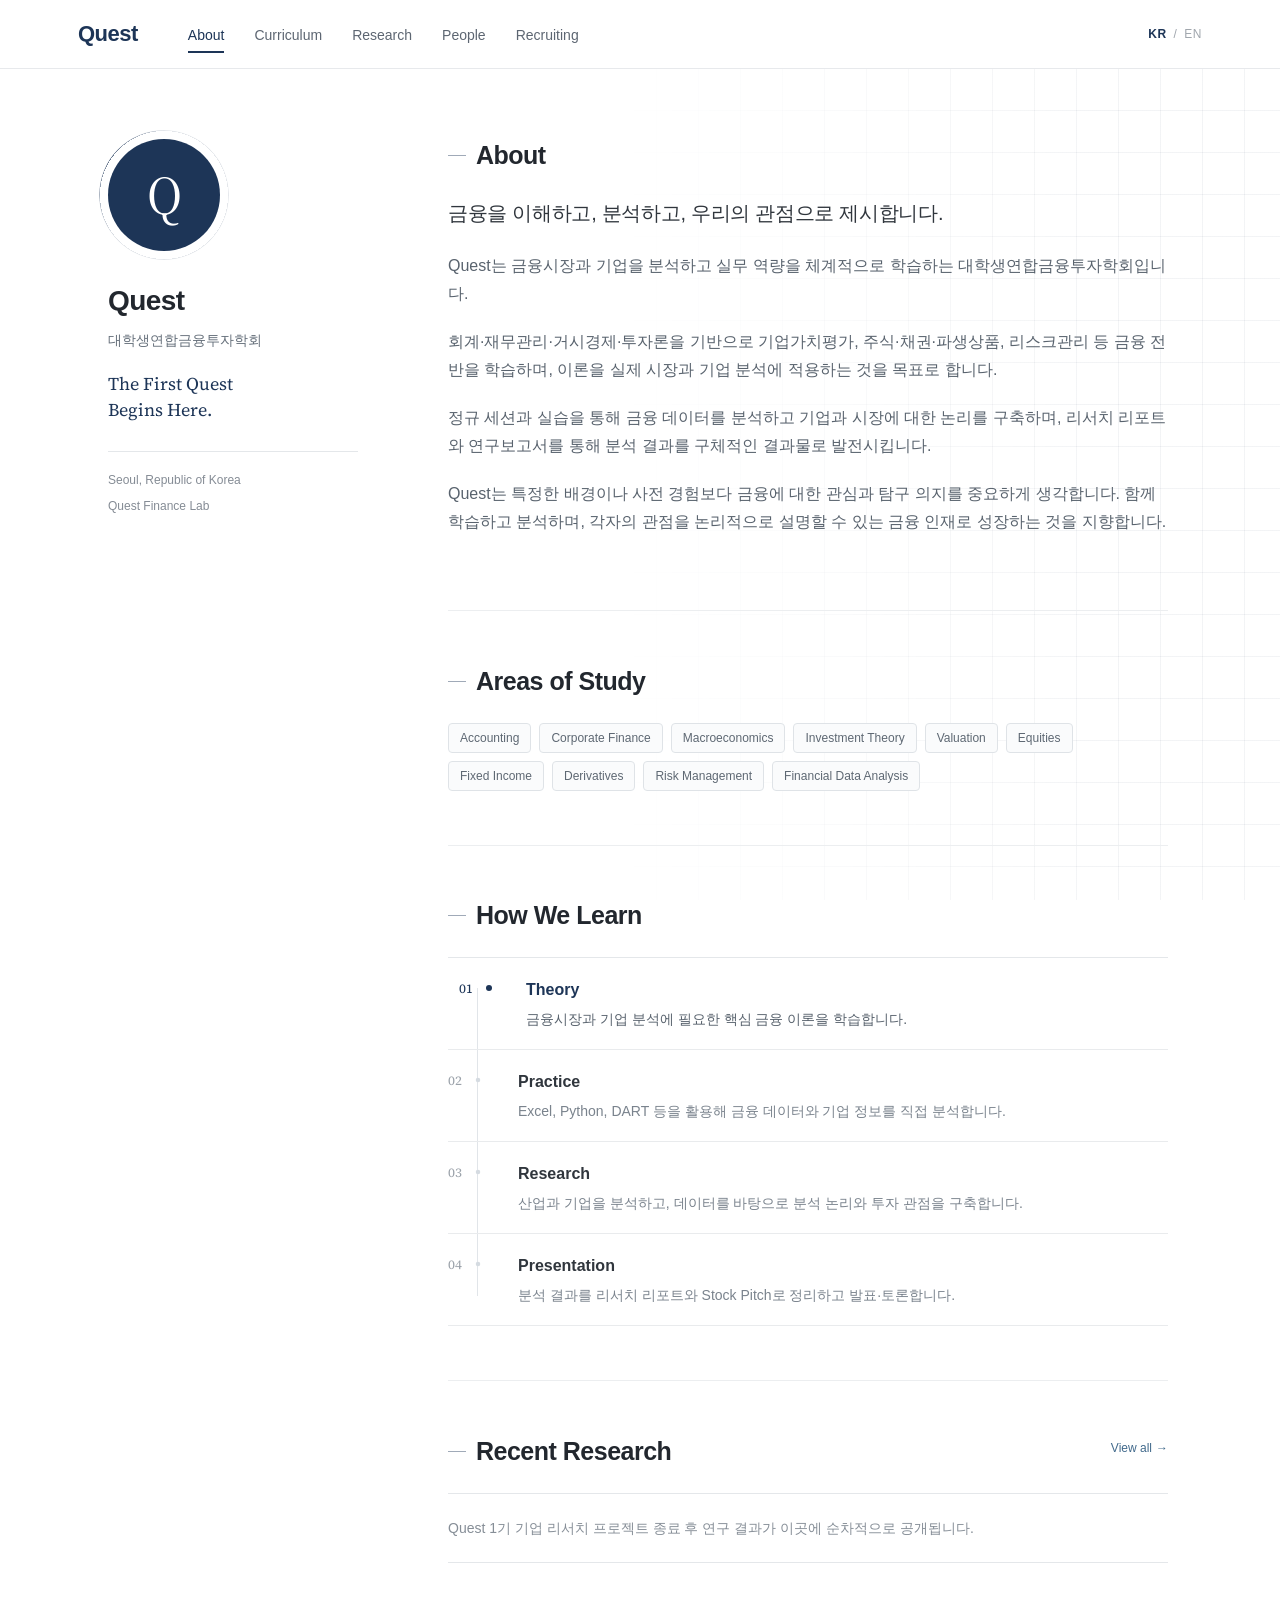
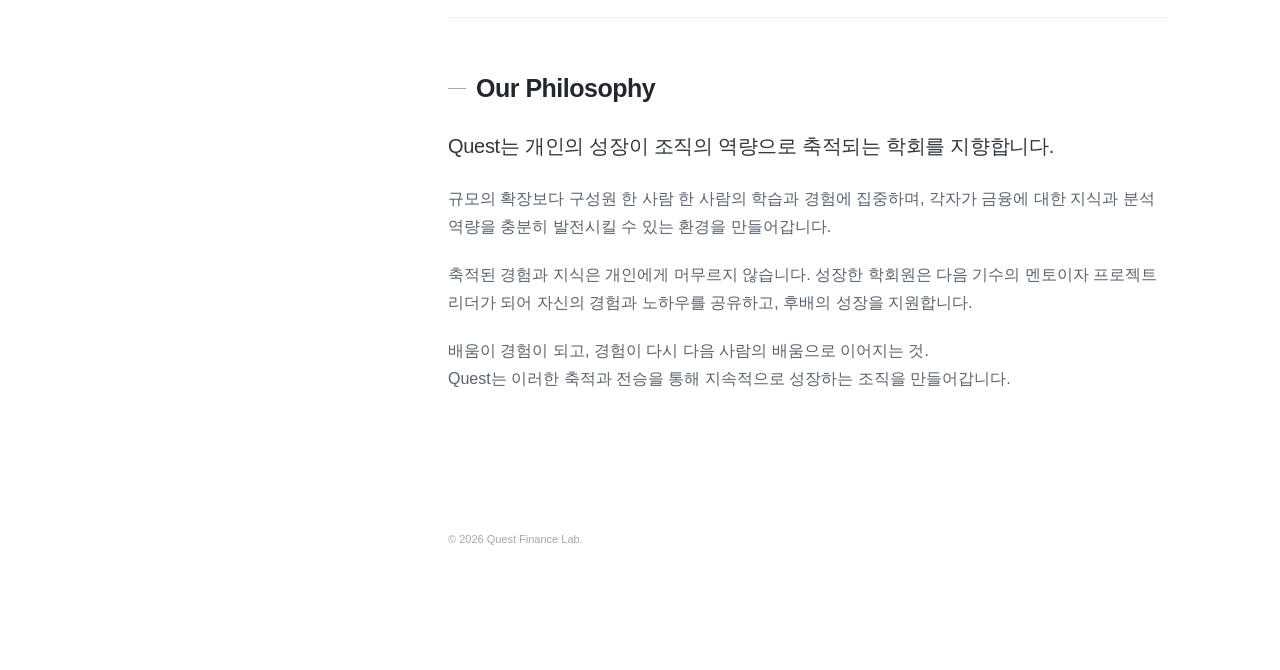
<file: index.html>
<!DOCTYPE html>
<html lang="ko">
<head>
  <meta charset="UTF-8">
  <meta name="viewport" content="width=device-width, initial-scale=1.0">

  <title>Quest | 대학생연합금융투자학회</title>

  <meta
    name="description"
    content="Quest는 금융권 취업과 실무 역량 강화를 목표로 하는 대학생연합금융투자학회입니다."
  >

  <link rel="preconnect" href="https://fonts.googleapis.com">
  <link rel="preconnect" href="https://fonts.gstatic.com" crossorigin>
  <link href="https://fonts.googleapis.com/css2?family=Source+Serif+4:wght@400;500&display=swap" rel="stylesheet">

  <link rel="stylesheet" href="css/style.css">
</head>

<body data-page="about">

  <!-- ==============================
       TOP NAVIGATION
  =============================== -->
  <header class="site-header">
    <div class="header-inner">

      <a class="brand" href="index.html">Quest</a>

      <nav class="main-nav">
        <a href="index.html" class="active">About</a>
        <a href="curriculum.html">Curriculum</a>
        <a href="research.html">Research</a>
        <a href="people.html">People</a>
        <a href="recruiting.html">Recruiting</a>
      </nav>

      <!-- 영어 페이지를 만들 때 실제 버튼으로 연결 -->
      <div class="language-switch">
        <span class="active-language">KR</span>
        <span>/</span>
        <span>EN</span>
      </div>

    </div>
  </header>


  <!-- ==============================
       PAGE
  =============================== -->
  <div class="page-layout">

    <!-- LEFT PROFILE -->
    <aside class="profile">

      <div class="profile-mark">
        Q
      </div>

      <h1 class="profile-name">Quest</h1>

      <p class="profile-role">
        대학생연합금융투자학회
      </p>

      <p class="profile-tagline">
        The First Quest<br>
        Begins Here.
      </p>

      <ul class="profile-info">
        <li>Seoul, Republic of Korea</li>
        <li>Quest Finance Lab</li>
      </ul>

    </aside>


    <!-- RIGHT CONTENT -->
    <main class="content">

     <!-- ABOUT -->
<section class="content-section">

  <h2>About</h2>

  <p class="lead">
    금융을 이해하고, 분석하고, 우리의 관점으로 제시합니다.
  </p>

  <p>
    Quest는 금융시장과 기업을 분석하고 실무 역량을 체계적으로 학습하는 대학생연합금융투자학회입니다.
  </p>

  <p>
    회계·재무관리·거시경제·투자론을 기반으로 기업가치평가, 주식·채권·파생상품, 리스크관리 등 금융 전반을 학습하며, 이론을 실제 시장과 기업 분석에 적용하는 것을 목표로 합니다.
  </p>

  <p>
    정규 세션과 실습을 통해 금융 데이터를 분석하고 기업과 시장에 대한 논리를 구축하며, 리서치 리포트와 연구보고서를 통해 분석 결과를 구체적인 결과물로 발전시킵니다.
  </p>

  <p>
    Quest는 특정한 배경이나 사전 경험보다 금융에 대한 관심과 탐구 의지를 중요하게 생각합니다. 함께 학습하고 분석하며, 각자의 관점을 논리적으로 설명할 수 있는 금융 인재로 성장하는 것을 지향합니다.
  </p>

</section>

      <!-- AREAS -->
<section class="content-section" data-reveal="static">

  <h2>Areas of Study</h2>

  <div class="tag-list">
    <span>Accounting</span>
    <span>Corporate Finance</span>
    <span>Macroeconomics</span>
    <span>Investment Theory</span>
    <span>Valuation</span>
    <span>Equities</span>
    <span>Fixed Income</span>
    <span>Derivatives</span>
    <span>Risk Management</span>
    <span>Financial Data Analysis</span>
  </div>

</section>
     <!-- LEARNING MODEL -->
<section class="content-section" data-reveal="first-item">
  <h2>How We Learn</h2>

  <div class="learning-list">

    <div class="learning-item">
      <span class="learning-number">01</span>

      <div>
        <h3>Theory</h3>
        <p>
          금융시장과 기업 분석에 필요한 핵심 금융 이론을 학습합니다.
        </p>
      </div>
    </div>


    <div class="learning-item">
      <span class="learning-number">02</span>

      <div>
        <h3>Practice</h3>
        <p>
          Excel, Python, DART 등을 활용해 금융 데이터와 기업 정보를 직접 분석합니다.
        </p>
      </div>
    </div>


    <div class="learning-item">
      <span class="learning-number">03</span>

      <div>
        <h3>Research</h3>
        <p>
          산업과 기업을 분석하고, 데이터를 바탕으로 분석 논리와 투자 관점을 구축합니다.
        </p>
      </div>
    </div>


    <div class="learning-item">
      <span class="learning-number">04</span>

      <div>
        <h3>Presentation</h3>
        <p>
          분석 결과를 리서치 리포트와 Stock Pitch로 정리하고 발표·토론합니다.
        </p>
      </div>
    </div>

  </div>

</section>

      <!-- RESEARCH -->
      <section class="content-section">

        <div class="section-heading-row">
          <h2>Recent Research</h2>
          <a class="text-link" href="research.html">
  View all <span class="link-arrow">→</span>
</a>
        </div>

        <div class="empty-research">
          <p>
            Quest 1기 기업 리서치 프로젝트 종료 후
            연구 결과가 이곳에 순차적으로 공개됩니다.
          </p>
        </div>

      </section>  


      <!-- PHILOSOPHY -->
      <section class="content-section">


  <h2>Our Philosophy</h2>
 
  <p class="lead">
    Quest는 개인의 성장이 조직의 역량으로 축적되는 학회를 지향합니다.
  </p>

  <p>
    규모의 확장보다 구성원 한 사람 한 사람의 학습과 경험에 집중하며, 각자가 금융에 대한 지식과 분석 역량을 충분히 발전시킬 수 있는 환경을 만들어갑니다.
  </p>

  <p>
    축적된 경험과 지식은 개인에게 머무르지 않습니다. 성장한 학회원은 다음 기수의 멘토이자 프로젝트 리더가 되어 자신의 경험과 노하우를 공유하고, 후배의 성장을 지원합니다.
  </p>

  <p>
    배움이 경험이 되고, 경험이 다시 다음 사람의 배움으로 이어지는 것.<br>
    Quest는 이러한 축적과 전승을 통해 지속적으로 성장하는 조직을 만들어갑니다.
  </p>

</section>


      <footer class="site-footer">
        <p>© 2026 Quest Finance Lab.</p>
      </footer>

    </main>

  </div>
<script src="js/motion.js"></script>
</body>
</html>
</file>
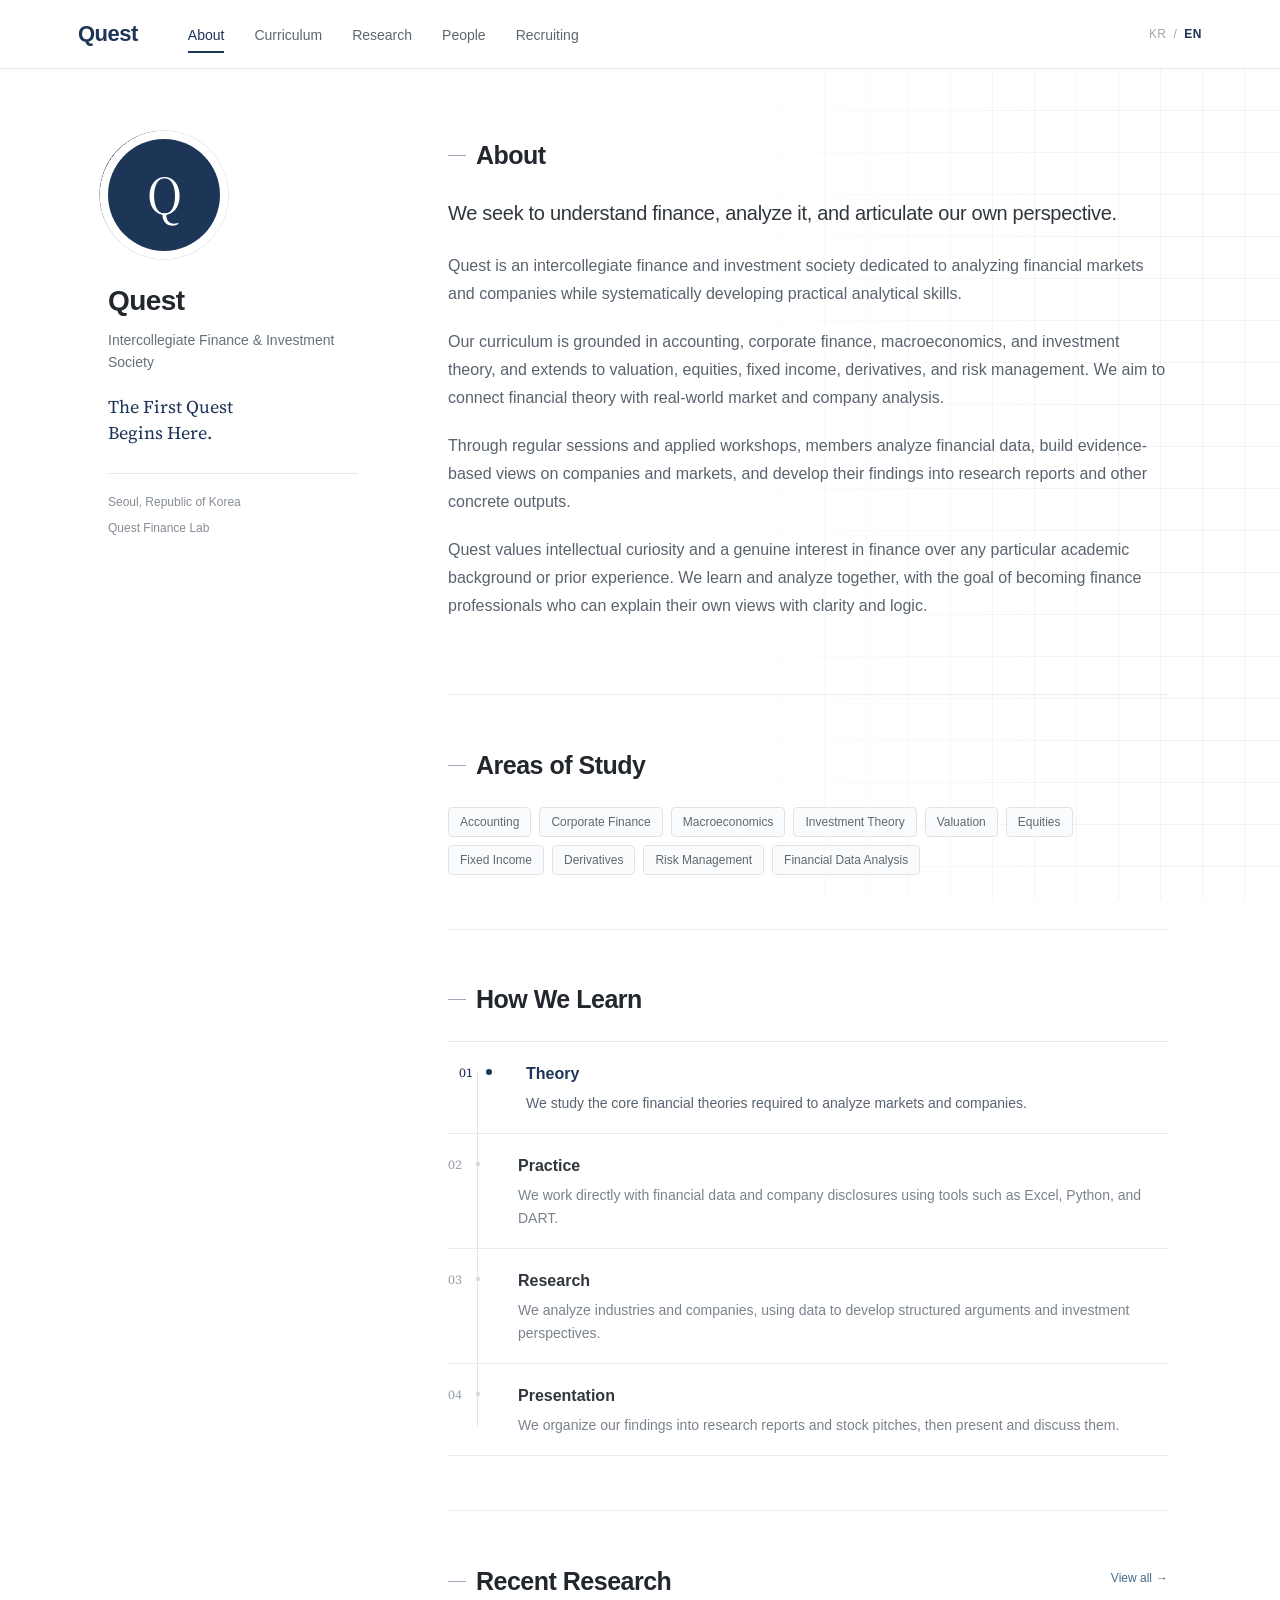
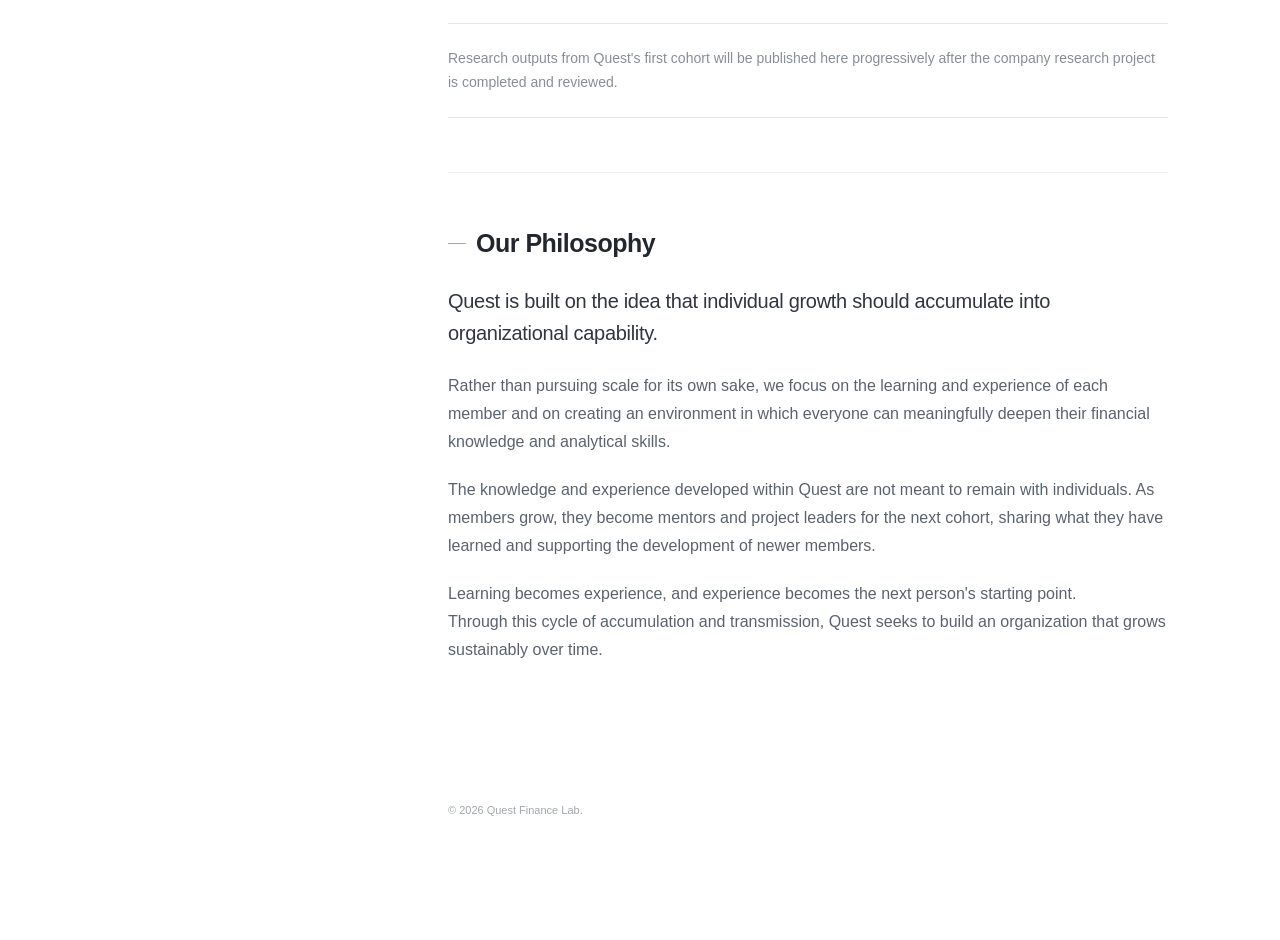
<file: en/index.html>
<!DOCTYPE html>
<html lang="en">
<head>
  <meta charset="UTF-8">
  <meta name="viewport" content="width=device-width, initial-scale=1.0">
  <title>Quest | Intercollegiate Finance & Investment Society</title>
  <meta name="description" content="Quest is an intercollegiate finance and investment society focused on financial research, practical analysis, and professional development.">
  <link rel="preconnect" href="https://fonts.googleapis.com">
  <link rel="preconnect" href="https://fonts.gstatic.com" crossorigin>
  <link href="https://fonts.googleapis.com/css2?family=Source+Serif+4:wght@400;500&display=swap" rel="stylesheet">
  <link rel="stylesheet" href="../css/style.css">
</head>
<body data-page="about">
  <header class="site-header">
    <div class="header-inner">
      <a class="brand" href="index.html">Quest</a>
      <nav class="main-nav">
        <a href="index.html" class="active">About</a>
        <a href="curriculum.html">Curriculum</a>
        <a href="research.html">Research</a>
        <a href="people.html">People</a>
        <a href="recruiting.html">Recruiting</a>
      </nav>
      <div class="language-switch">
        <span>KR</span><span>/</span><span class="active-language">EN</span>
      </div>
    </div>
  </header>

  <div class="page-layout">
    <aside class="profile">
      <div class="profile-mark">Q</div>
      <h1 class="profile-name">Quest</h1>
      <p class="profile-role">Intercollegiate Finance &amp; Investment Society</p>
      <p class="profile-tagline">The First Quest<br>Begins Here.</p>
      <ul class="profile-info">
        <li>Seoul, Republic of Korea</li>
        <li>Quest Finance Lab</li>
      </ul>
    </aside>

    <main class="content">
      <section class="content-section">
        <h2>About</h2>
        <p class="lead">We seek to understand finance, analyze it, and articulate our own perspective.</p>
        <p>Quest is an intercollegiate finance and investment society dedicated to analyzing financial markets and companies while systematically developing practical analytical skills.</p>
        <p>Our curriculum is grounded in accounting, corporate finance, macroeconomics, and investment theory, and extends to valuation, equities, fixed income, derivatives, and risk management. We aim to connect financial theory with real-world market and company analysis.</p>
        <p>Through regular sessions and applied workshops, members analyze financial data, build evidence-based views on companies and markets, and develop their findings into research reports and other concrete outputs.</p>
        <p>Quest values intellectual curiosity and a genuine interest in finance over any particular academic background or prior experience. We learn and analyze together, with the goal of becoming finance professionals who can explain their own views with clarity and logic.</p>
      </section>

      <section class="content-section" data-reveal="static">
        <h2>Areas of Study</h2>
        <div class="tag-list">
          <span>Accounting</span><span>Corporate Finance</span><span>Macroeconomics</span><span>Investment Theory</span><span>Valuation</span><span>Equities</span><span>Fixed Income</span><span>Derivatives</span><span>Risk Management</span><span>Financial Data Analysis</span>
        </div>
      </section>

      <section class="content-section" data-reveal="first-item">
        <h2>How We Learn</h2>
        <div class="learning-list">
          <div class="learning-item"><span class="learning-number">01</span><div><h3>Theory</h3><p>We study the core financial theories required to analyze markets and companies.</p></div></div>
          <div class="learning-item"><span class="learning-number">02</span><div><h3>Practice</h3><p>We work directly with financial data and company disclosures using tools such as Excel, Python, and DART.</p></div></div>
          <div class="learning-item"><span class="learning-number">03</span><div><h3>Research</h3><p>We analyze industries and companies, using data to develop structured arguments and investment perspectives.</p></div></div>
          <div class="learning-item"><span class="learning-number">04</span><div><h3>Presentation</h3><p>We organize our findings into research reports and stock pitches, then present and discuss them.</p></div></div>
        </div>
      </section>

      <section class="content-section">
        <div class="section-heading-row">
          <h2>Recent Research</h2>
          <a class="text-link" href="research.html">View all <span class="link-arrow">→</span></a>
        </div>
        <div class="empty-research"><p>Research outputs from Quest's first cohort will be published here progressively after the company research project is completed and reviewed.</p></div>
      </section>

      <section class="content-section">
        <h2>Our Philosophy</h2>
        <p class="lead">Quest is built on the idea that individual growth should accumulate into organizational capability.</p>
        <p>Rather than pursuing scale for its own sake, we focus on the learning and experience of each member and on creating an environment in which everyone can meaningfully deepen their financial knowledge and analytical skills.</p>
        <p>The knowledge and experience developed within Quest are not meant to remain with individuals. As members grow, they become mentors and project leaders for the next cohort, sharing what they have learned and supporting the development of newer members.</p>
        <p>Learning becomes experience, and experience becomes the next person's starting point.<br>Through this cycle of accumulation and transmission, Quest seeks to build an organization that grows sustainably over time.</p>
      </section>

      <footer class="site-footer"><p>© 2026 Quest Finance Lab.</p></footer>
    </main>
  </div>
  <script src="../js/motion.js"></script>
</body>
</html>
</file>
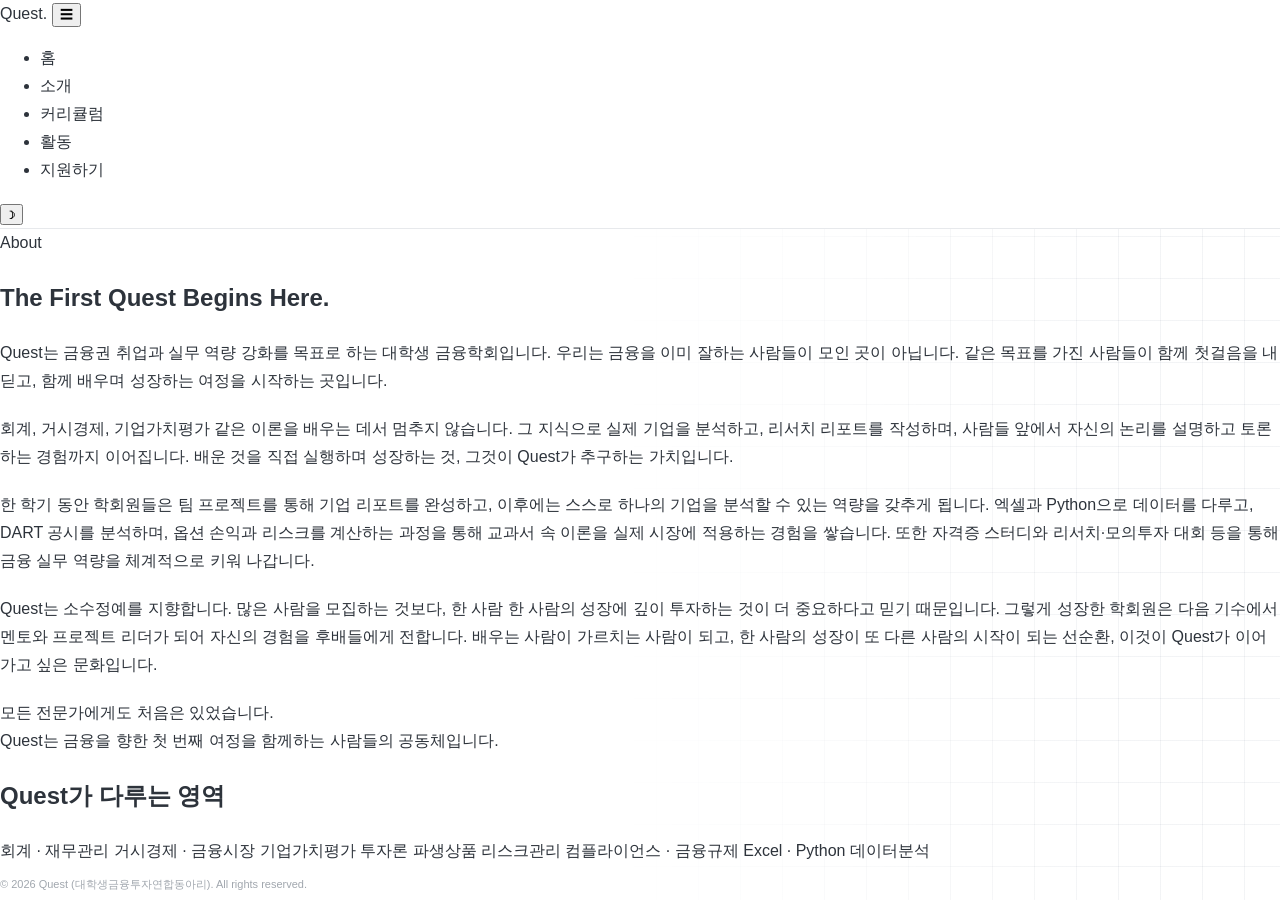
<file: about.html>
<!DOCTYPE html>
<html lang="ko" data-theme="light">
<head>
<meta charset="UTF-8" />
<meta name="viewport" content="width=device-width, initial-scale=1.0" />
<title>소개 | Quest</title>
<link rel="stylesheet" href="css/style.css" />
</head>
<!-- index.html -->
<body data-page="about">

<header class="site-header">
  <nav class="nav">
    <a class="nav-brand" href="index.html">Quest<span>.</span></a>
    <button class="nav-toggle" aria-label="메뉴 열기">☰</button>
    <ul class="nav-links">
      <li><a href="index.html">홈</a></li>
      <li><a href="about.html" class="active">소개</a></li>
      <li><a href="curriculum.html">커리큘럼</a></li>
      <li><a href="activities.html">활동</a></li>
      <li><a href="apply.html">지원하기</a></li>
    </ul>
    <div class="nav-right">
      <button class="theme-toggle" aria-label="다크모드 전환">☽</button>
    </div>
  </nav>
</header>

<main>
  <section class="page-header container">
    <span class="eyebrow" style="display:block;margin-bottom:14px;">About</span>
    <h1>The First Quest Begins Here.</h1>
  </section>

  <section class="section container" style="border-top:none;">
    <p>
      Quest는 금융권 취업과 실무 역량 강화를 목표로 하는 대학생 금융학회입니다.
      우리는 금융을 이미 잘하는 사람들이 모인 곳이 아닙니다. 같은 목표를 가진 사람들이
      함께 첫걸음을 내딛고, 함께 배우며 성장하는 여정을 시작하는 곳입니다.
    </p>
    <p>
      회계, 거시경제, 기업가치평가 같은 이론을 배우는 데서 멈추지 않습니다. 그 지식으로
      실제 기업을 분석하고, 리서치 리포트를 작성하며, 사람들 앞에서 자신의 논리를 설명하고
      토론하는 경험까지 이어집니다. 배운 것을 직접 실행하며 성장하는 것, 그것이 Quest가
      추구하는 가치입니다.
    </p>
    <p>
      한 학기 동안 학회원들은 팀 프로젝트를 통해 기업 리포트를 완성하고, 이후에는 스스로
      하나의 기업을 분석할 수 있는 역량을 갖추게 됩니다. 엑셀과 Python으로 데이터를 다루고,
      DART 공시를 분석하며, 옵션 손익과 리스크를 계산하는 과정을 통해 교과서 속 이론을
      실제 시장에 적용하는 경험을 쌓습니다. 또한 자격증 스터디와 리서치·모의투자 대회 등을
      통해 금융 실무 역량을 체계적으로 키워 나갑니다.
    </p>
    <p>
      Quest는 소수정예를 지향합니다. 많은 사람을 모집하는 것보다, 한 사람 한 사람의 성장에
      깊이 투자하는 것이 더 중요하다고 믿기 때문입니다. 그렇게 성장한 학회원은 다음 기수에서
      멘토와 프로젝트 리더가 되어 자신의 경험을 후배들에게 전합니다. 배우는 사람이 가르치는
      사람이 되고, 한 사람의 성장이 또 다른 사람의 시작이 되는 선순환, 이것이 Quest가
      이어가고 싶은 문화입니다.
    </p>
    <p>
      모든 전문가에게도 처음은 있었습니다.<br />
      Quest는 금융을 향한 첫 번째 여정을 함께하는 사람들의 공동체입니다.
    </p>
  </section>

  <section class="section container">
    <h2 class="section-title">Quest가 다루는 영역</h2>
    <div class="tag-row">
      <span class="tag">회계 · 재무관리</span>
      <span class="tag">거시경제 · 금융시장</span>
      <span class="tag">기업가치평가</span>
      <span class="tag">투자론</span>
      <span class="tag">파생상품</span>
      <span class="tag">리스크관리</span>
      <span class="tag">컴플라이언스 · 금융규제</span>
      <span class="tag">Excel · Python 데이터분석</span>
    </div>
  </section>
</main>

<footer class="site-footer container">
  <p>© 2026 Quest (대학생금융투자연합동아리). All rights reserved.</p>
</footer>

<script src="js/main.js"></script>
</body>
</html>
</file>
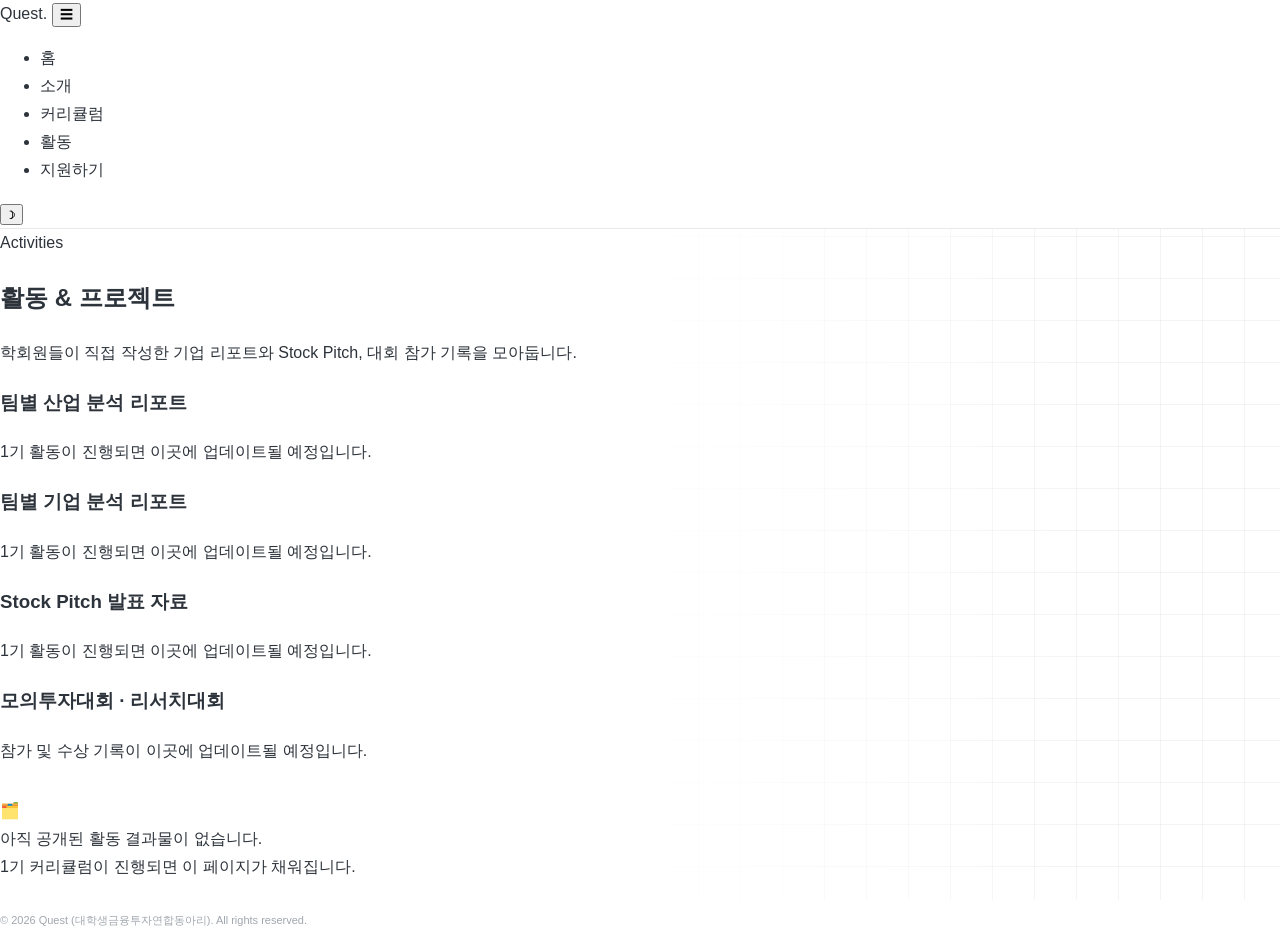
<file: activities.html>
<!DOCTYPE html>
<html lang="ko" data-theme="light">
<head>
<meta charset="UTF-8" />
<meta name="viewport" content="width=device-width, initial-scale=1.0" />
<title>활동 | Quest</title>
<link rel="stylesheet" href="css/style.css" />
</head>
<body>

<header class="site-header">
  <nav class="nav">
    <a class="nav-brand" href="index.html">Quest<span>.</span></a>
    <button class="nav-toggle" aria-label="메뉴 열기">☰</button>
    <ul class="nav-links">
      <li><a href="index.html">홈</a></li>
      <li><a href="about.html">소개</a></li>
      <li><a href="curriculum.html">커리큘럼</a></li>
      <li><a href="activities.html" class="active">활동</a></li>
      <li><a href="apply.html">지원하기</a></li>
    </ul>
    <div class="nav-right">
      <button class="theme-toggle" aria-label="다크모드 전환">☽</button>
    </div>
  </nav>
</header>

<main>
  <section class="page-header container">
    <span class="eyebrow" style="display:block;margin-bottom:14px;">Activities</span>
    <h1>활동 &amp; 프로젝트</h1>
    <p>학회원들이 직접 작성한 기업 리포트와 Stock Pitch, 대회 참가 기록을 모아둡니다.</p>
  </section>

  <section class="section container" style="border-top:none;">
    <!--
      한 학기가 끝나면 이 카드들을 실제 결과물로 교체하세요.
      예시:
      <div class="card">
        <h3>[산업명] 산업 분석 리포트</h3>
        <p>1기 A팀 · 2026.09</p>
        <a href="#">PDF 보기 →</a>
      </div>
    -->
    <div class="card-grid">
      <div class="card">
        <h3>팀별 산업 분석 리포트</h3>
        <p>1기 활동이 진행되면 이곳에 업데이트될 예정입니다.</p>
      </div>
      <div class="card">
        <h3>팀별 기업 분석 리포트</h3>
        <p>1기 활동이 진행되면 이곳에 업데이트될 예정입니다.</p>
      </div>
      <div class="card">
        <h3>Stock Pitch 발표 자료</h3>
        <p>1기 활동이 진행되면 이곳에 업데이트될 예정입니다.</p>
      </div>
      <div class="card">
        <h3>모의투자대회 · 리서치대회</h3>
        <p>참가 및 수상 기록이 이곳에 업데이트될 예정입니다.</p>
      </div>
    </div>

    <div class="empty-state" style="margin-top:32px;">
      <div class="icon">🗂️</div>
      <p>아직 공개된 활동 결과물이 없습니다.<br />1기 커리큘럼이 진행되면 이 페이지가 채워집니다.</p>
    </div>
  </section>
</main>

<footer class="site-footer container">
  <p>© 2026 Quest (대학생금융투자연합동아리). All rights reserved.</p>
</footer>

<script src="js/main.js"></script>
</body>
</html>
</file>
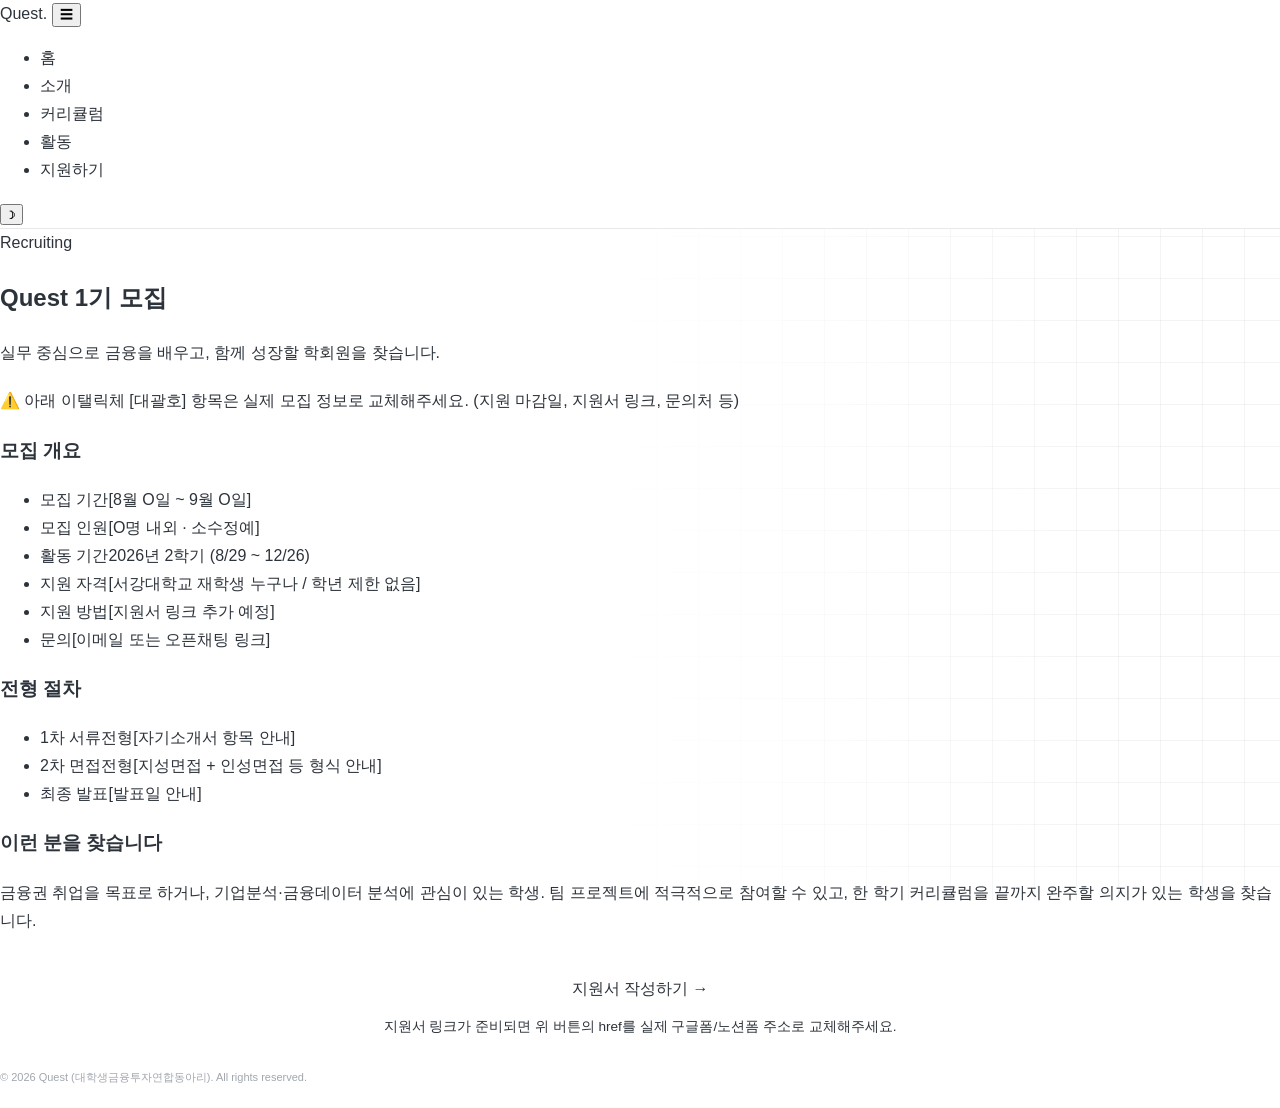
<file: apply.html>
<!DOCTYPE html>
<html lang="ko" data-theme="light">
<head>
<meta charset="UTF-8" />
<meta name="viewport" content="width=device-width, initial-scale=1.0" />
<title>지원하기 | Quest</title>
<link rel="stylesheet" href="css/style.css" />
</head>
<body>

<header class="site-header">
  <nav class="nav">
    <a class="nav-brand" href="index.html">Quest<span>.</span></a>
    <button class="nav-toggle" aria-label="메뉴 열기">☰</button>
    <ul class="nav-links">
      <li><a href="index.html">홈</a></li>
      <li><a href="about.html">소개</a></li>
      <li><a href="curriculum.html">커리큘럼</a></li>
      <li><a href="activities.html">활동</a></li>
      <li><a href="apply.html" class="active">지원하기</a></li>
    </ul>
    <div class="nav-right">
      <button class="theme-toggle" aria-label="다크모드 전환">☽</button>
    </div>
  </nav>
</header>

<main>
  <section class="page-header container">
    <span class="eyebrow" style="display:block;margin-bottom:14px;">Recruiting</span>
    <h1>Quest 1기 모집</h1>
    <p>실무 중심으로 금융을 배우고, 함께 성장할 학회원을 찾습니다.</p>
  </section>

  <section class="section container" style="border-top:none;">
    <p class="callout">
      ⚠️ 아래 <span class="placeholder">이탤릭체 [대괄호]</span> 항목은 실제 모집 정보로 교체해주세요.
      (지원 마감일, 지원서 링크, 문의처 등)
    </p>

    <div class="info-box">
      <h3>모집 개요</h3>
      <ul class="info-list">
        <li><span class="label">모집 기간</span><span class="placeholder">[8월 O일 ~ 9월 O일]</span></li>
        <li><span class="label">모집 인원</span><span class="placeholder">[O명 내외 · 소수정예]</span></li>
        <li><span class="label">활동 기간</span><span>2026년 2학기 (8/29 ~ 12/26)</span></li>
        <li><span class="label">지원 자격</span><span class="placeholder">[서강대학교 재학생 누구나 / 학년 제한 없음]</span></li>
        <li><span class="label">지원 방법</span><span class="placeholder">[지원서 링크 추가 예정]</span></li>
        <li><span class="label">문의</span><span class="placeholder">[이메일 또는 오픈채팅 링크]</span></li>
      </ul>
    </div>

    <div class="info-box">
      <h3>전형 절차</h3>
      <ul class="info-list">
        <li><span class="label">1차 서류전형</span><span class="placeholder">[자기소개서 항목 안내]</span></li>
        <li><span class="label">2차 면접전형</span><span class="placeholder">[지성면접 + 인성면접 등 형식 안내]</span></li>
        <li><span class="label">최종 발표</span><span class="placeholder">[발표일 안내]</span></li>
      </ul>
    </div>

    <div class="info-box">
      <h3>이런 분을 찾습니다</h3>
      <p style="margin-bottom:0;">
        금융권 취업을 목표로 하거나, 기업분석·금융데이터 분석에 관심이 있는 학생.
        팀 프로젝트에 적극적으로 참여할 수 있고, 한 학기 커리큘럼을 끝까지 완주할
        의지가 있는 학생을 찾습니다.
      </p>
    </div>

    <div style="text-align:center;margin-top:40px;">
      <a class="btn btn-primary" href="#" target="_blank" rel="noopener">지원서 작성하기 →</a>
      <p style="margin-top:12px;color:var(--text-muted);font-size:0.85rem;">
        지원서 링크가 준비되면 위 버튼의 href를 실제 구글폼/노션폼 주소로 교체해주세요.
      </p>
    </div>
  </section>
</main>

<footer class="site-footer container">
  <p>© 2026 Quest (대학생금융투자연합동아리). All rights reserved.</p>
</footer>

<script src="js/main.js"></script>
</body>
</html>
</file>
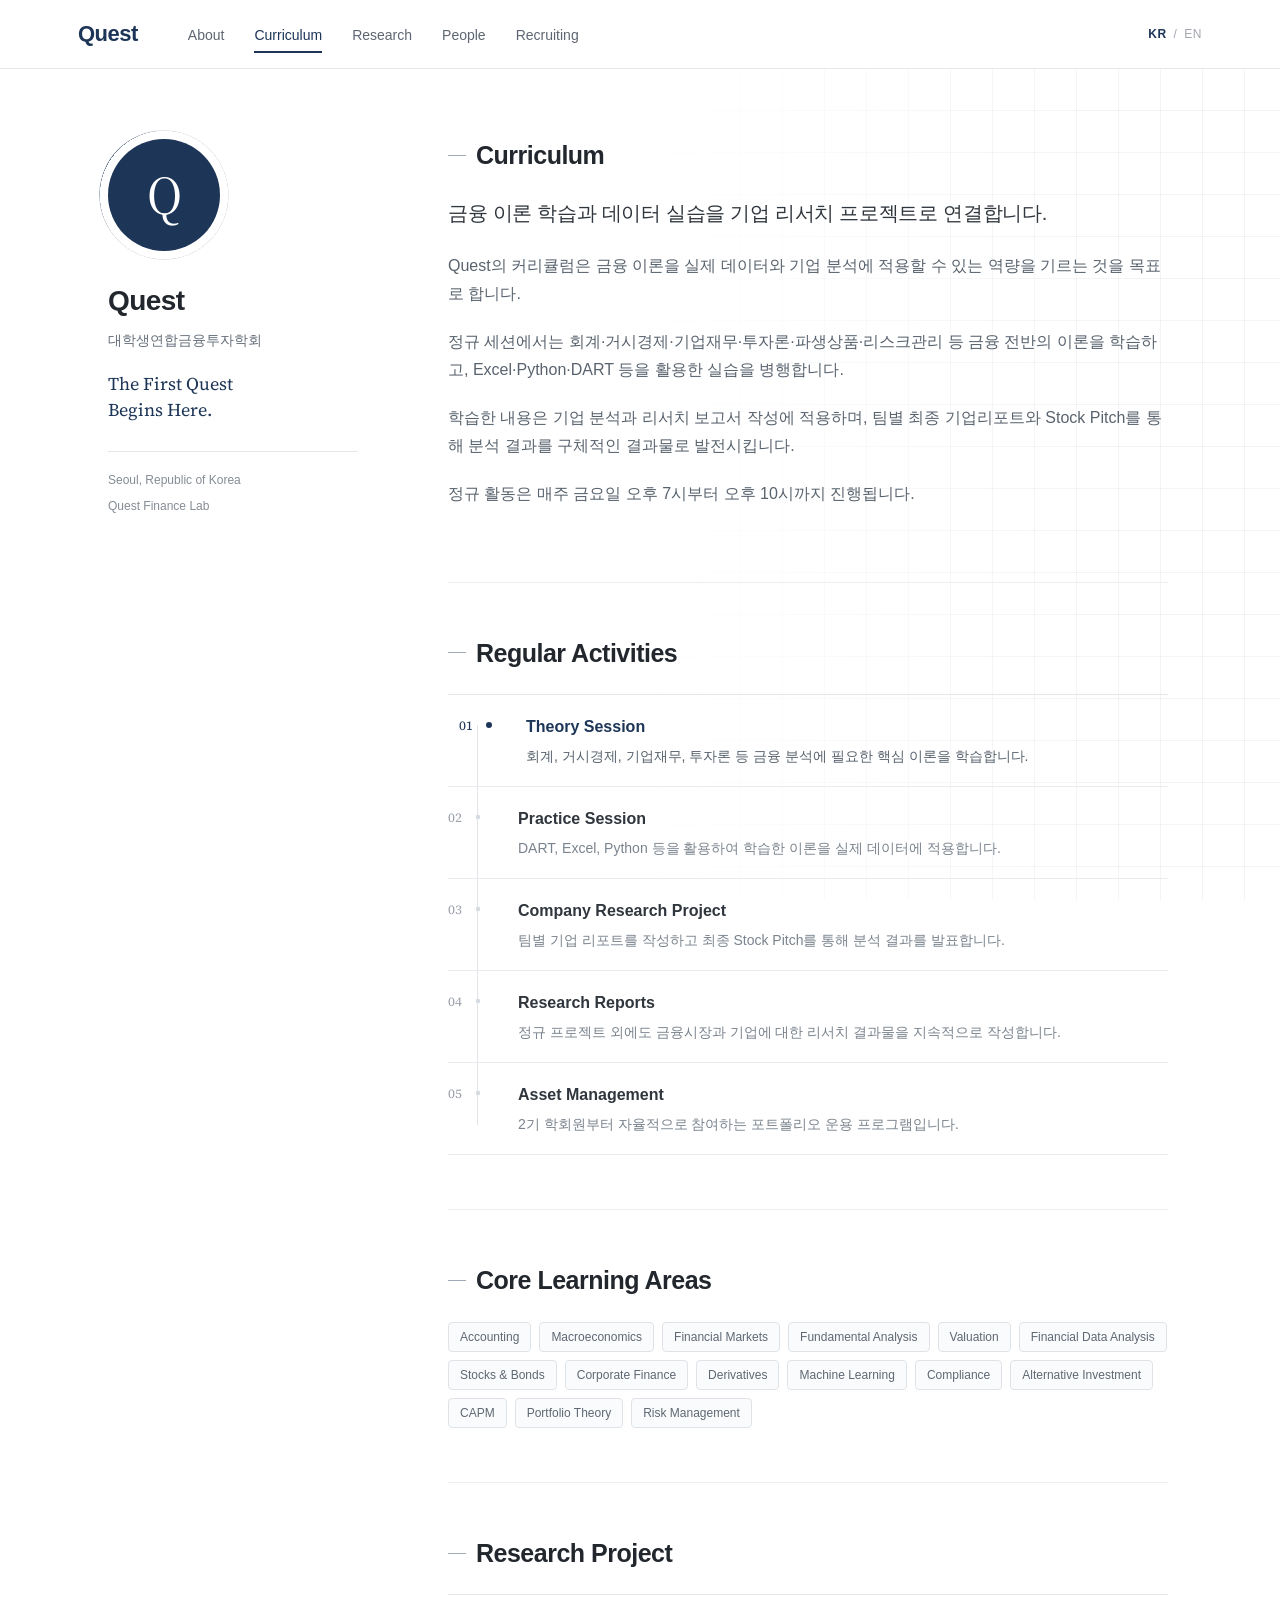
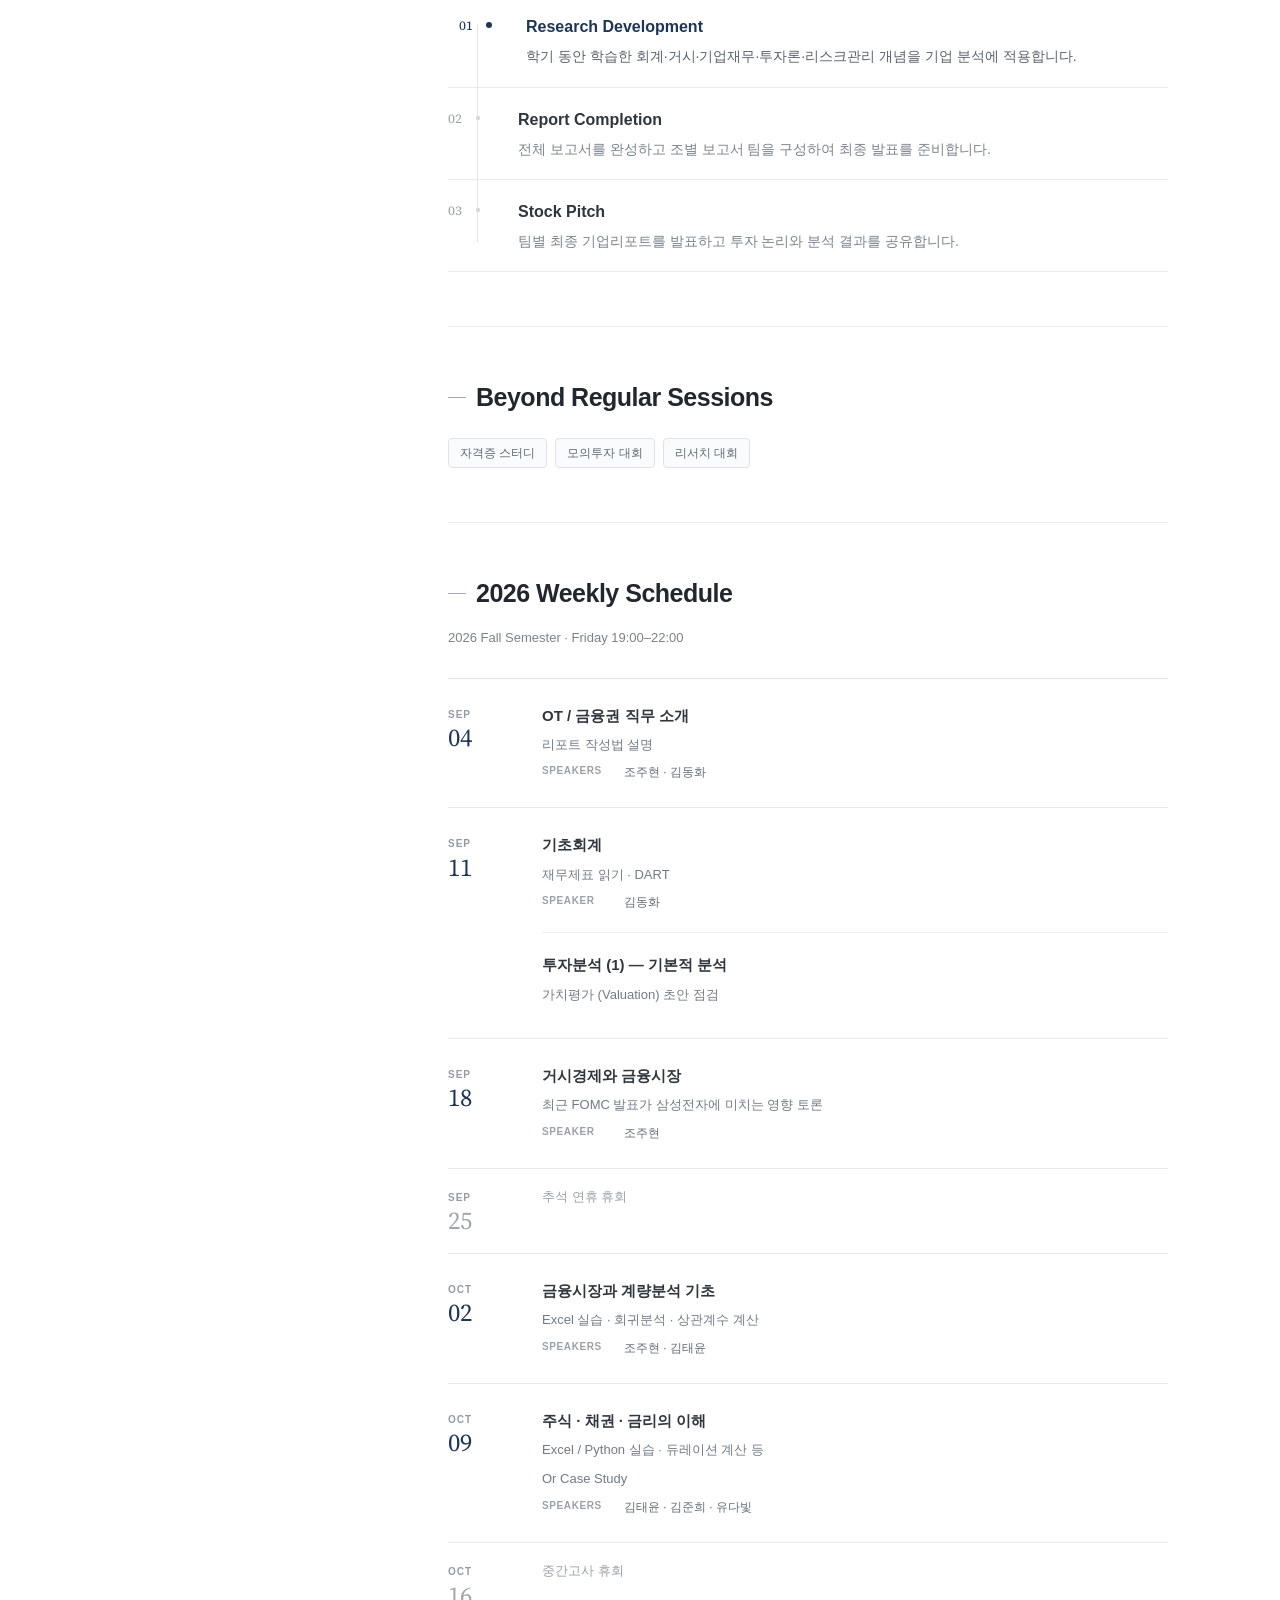
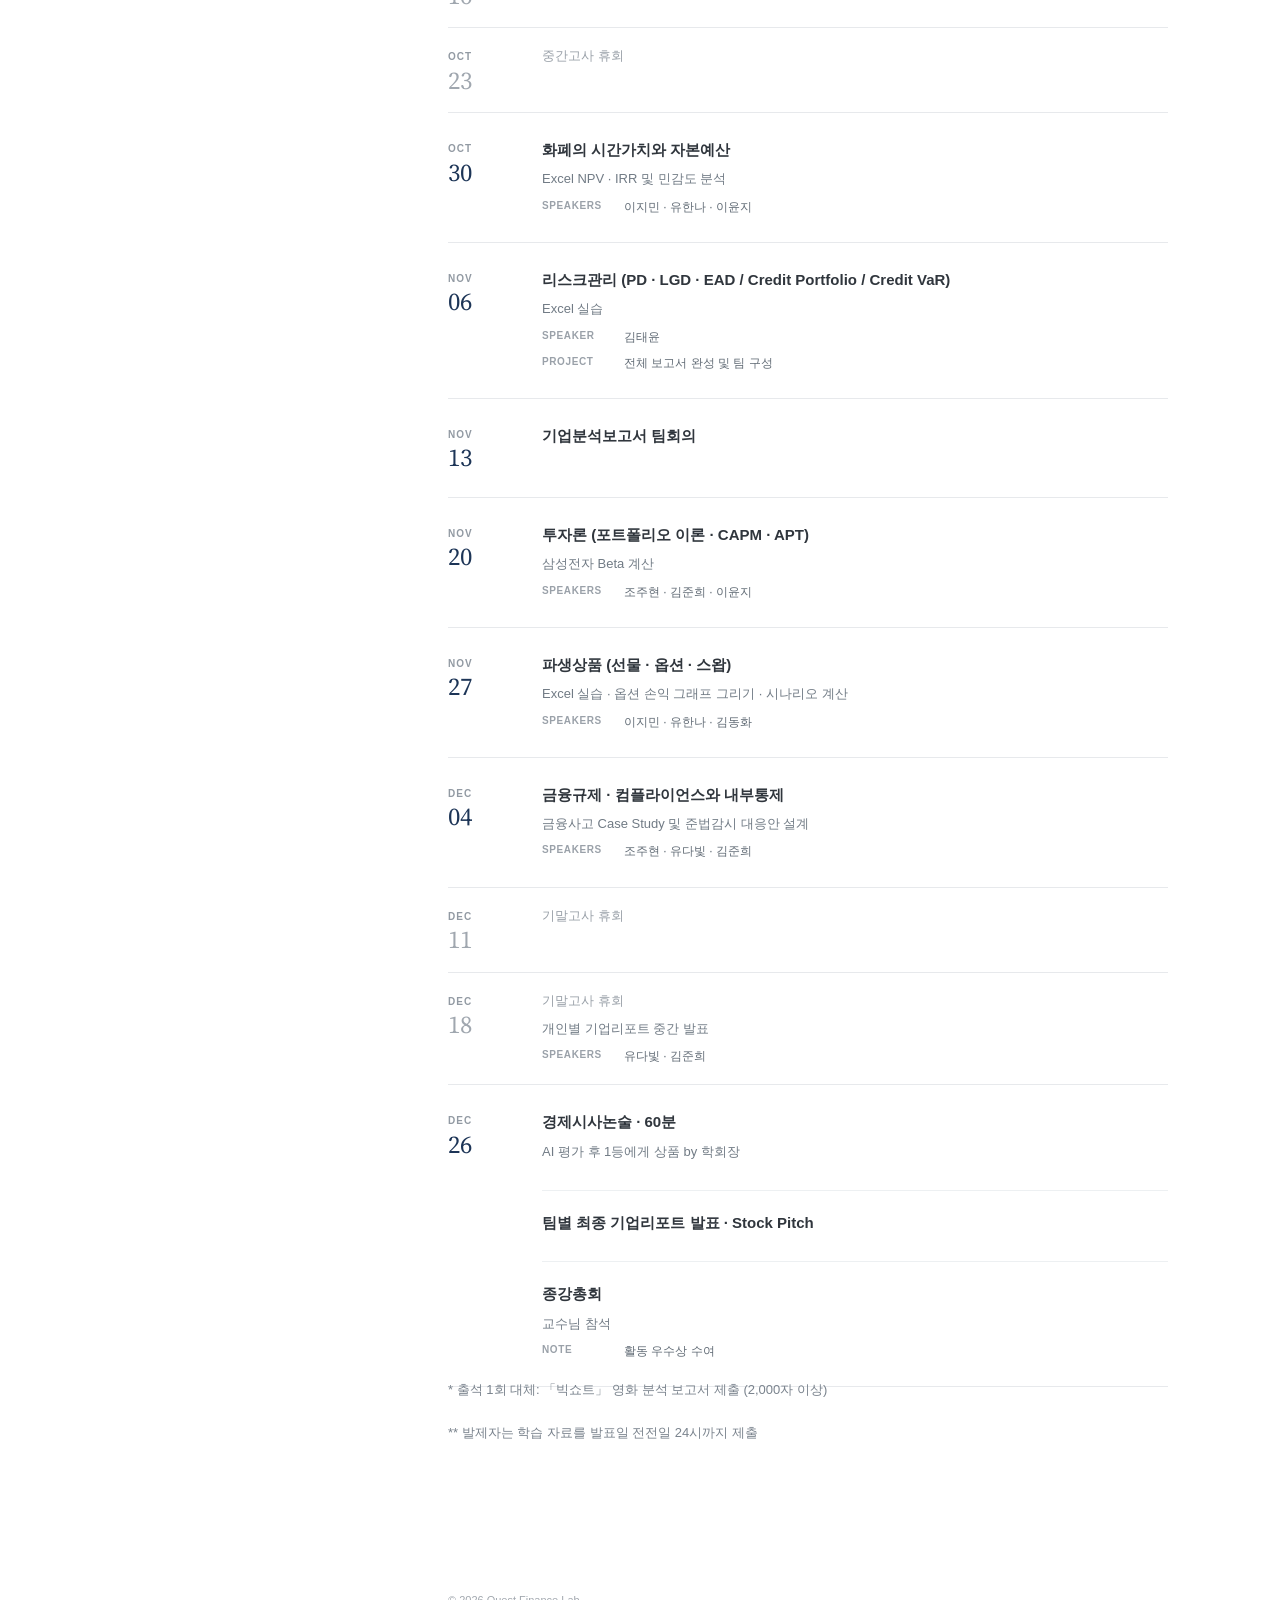
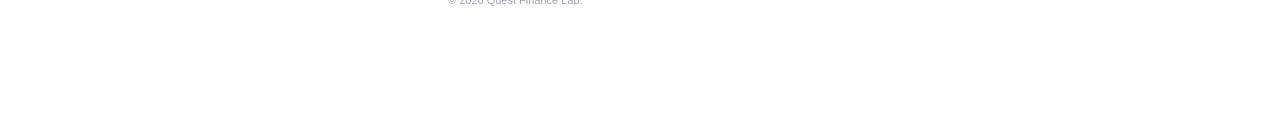
<file: curriculum.html>
<!DOCTYPE html>
<html lang="ko">
<head>
  <meta charset="UTF-8">
  <meta name="viewport" content="width=device-width, initial-scale=1.0">
  <title>Curriculum | Quest</title>
  <meta name="description" content="Quest Finance Lab의 금융 이론, 실습, 기업 리서치 커리큘럼입니다.">
  <link rel="preconnect" href="https://fonts.googleapis.com">
  <link rel="preconnect" href="https://fonts.gstatic.com" crossorigin>
  <link href="https://fonts.googleapis.com/css2?family=Source+Serif+4:wght@400;500&display=swap" rel="stylesheet">
  <link rel="stylesheet" href="css/style.css">
</head>
<body data-page="curriculum">
  <header class="site-header"><div class="header-inner">
    <a class="brand" href="index.html">Quest</a>
    <nav class="main-nav"><a href="index.html">About</a><a href="curriculum.html" class="active">Curriculum</a><a href="research.html">Research</a><a href="people.html">People</a><a href="recruiting.html">Recruiting</a></nav>
    <div class="language-switch"><span class="active-language">KR</span><span>/</span><span>EN</span></div>
  </div></header>

  <div class="page-layout">
    <aside class="profile">
      <div class="profile-mark">Q</div><h1 class="profile-name">Quest</h1>
      <p class="profile-role">대학생연합금융투자학회</p>
      <p class="profile-tagline">The First Quest<br>Begins Here.</p>
      <ul class="profile-info"><li>Seoul, Republic of Korea</li><li>Quest Finance Lab</li></ul>
    </aside>

    <main class="content">
      <section class="content-section">
        <h2>Curriculum</h2>
        <p class="lead">금융 이론 학습과 데이터 실습을 기업 리서치 프로젝트로 연결합니다.</p>
        <p>Quest의 커리큘럼은 금융 이론을 실제 데이터와 기업 분석에 적용할 수 있는 역량을 기르는 것을 목표로 합니다.</p>
        <p>정규 세션에서는 회계·거시경제·기업재무·투자론·파생상품·리스크관리 등 금융 전반의 이론을 학습하고, Excel·Python·DART 등을 활용한 실습을 병행합니다.</p>
        <p>학습한 내용은 기업 분석과 리서치 보고서 작성에 적용하며, 팀별 최종 기업리포트와 Stock Pitch를 통해 분석 결과를 구체적인 결과물로 발전시킵니다.</p>
        <p>정규 활동은 매주 금요일 오후 7시부터 오후 10시까지 진행됩니다.</p>
      </section>

      <section class="content-section">
        <h2>Regular Activities</h2>
        <div class="learning-list">
          <div class="learning-item"><span class="learning-number">01</span><div><h3>Theory Session</h3><p>회계, 거시경제, 기업재무, 투자론 등 금융 분석에 필요한 핵심 이론을 학습합니다.</p></div></div>
          <div class="learning-item"><span class="learning-number">02</span><div><h3>Practice Session</h3><p>DART, Excel, Python 등을 활용하여 학습한 이론을 실제 데이터에 적용합니다.</p></div></div>
          <div class="learning-item"><span class="learning-number">03</span><div><h3>Company Research Project</h3><p>팀별 기업 리포트를 작성하고 최종 Stock Pitch를 통해 분석 결과를 발표합니다.</p></div></div>
          <div class="learning-item"><span class="learning-number">04</span><div><h3>Research Reports</h3><p>정규 프로젝트 외에도 금융시장과 기업에 대한 리서치 결과물을 지속적으로 작성합니다.</p></div></div>
          <div class="learning-item"><span class="learning-number">05</span><div><h3>Asset Management</h3><p>2기 학회원부터 자율적으로 참여하는 포트폴리오 운용 프로그램입니다.</p></div></div>
        </div>
      </section>

      <section class="content-section">
        <h2>Core Learning Areas</h2>
        <div class="tag-list"><span>Accounting</span><span>Macroeconomics</span><span>Financial Markets</span><span>Fundamental Analysis</span><span>Valuation</span><span>Financial Data Analysis</span><span>Stocks &amp; Bonds</span><span>Corporate Finance</span><span>Derivatives</span><span>Machine Learning</span><span>Compliance</span><span>Alternative Investment</span><span>CAPM</span><span>Portfolio Theory</span><span>Risk Management</span></div>
      </section>

      <section class="content-section">
        <h2>Research Project</h2>
        <div class="learning-list">
          <div class="learning-item"><span class="learning-number">01</span><div><h3>Research Development</h3><p>학기 동안 학습한 회계·거시·기업재무·투자론·리스크관리 개념을 기업 분석에 적용합니다.</p></div></div>
          <div class="learning-item"><span class="learning-number">02</span><div><h3>Report Completion</h3><p>전체 보고서를 완성하고 조별 보고서 팀을 구성하여 최종 발표를 준비합니다.</p></div></div>
          <div class="learning-item"><span class="learning-number">03</span><div><h3>Stock Pitch</h3><p>팀별 최종 기업리포트를 발표하고 투자 논리와 분석 결과를 공유합니다.</p></div></div>
        </div>
      </section>

      <section class="content-section">
        <h2>Beyond Regular Sessions</h2>
        <div class="tag-list"><span>자격증 스터디</span><span>모의투자 대회</span><span>리서치 대회</span></div>
      </section>

      <section class="content-section">
        <h2>2026 Weekly Schedule</h2>
        <p class="schedule-intro">2026 Fall Semester · Friday 19:00–22:00</p>
        <div class="schedule-list">
          <article class="schedule-item"><div class="schedule-date"><span class="schedule-month">SEP</span><strong>04</strong></div><div class="schedule-content"><div class="schedule-session"><h3>OT / 금융권 직무 소개</h3><p class="schedule-practice">리포트 작성법 설명</p><div class="schedule-meta"><span>Speakers</span>조주현 · 김동화</div></div></div></article>

          <article class="schedule-item"><div class="schedule-date"><span class="schedule-month">SEP</span><strong>11</strong></div><div class="schedule-content"><div class="schedule-session"><h3>기초회계</h3><p class="schedule-practice">재무제표 읽기 · DART</p><div class="schedule-meta"><span>Speaker</span>김동화</div></div><div class="schedule-session"><h3>투자분석 (1) — 기본적 분석</h3><p class="schedule-practice">가치평가 (Valuation) 초안 점검</p></div></div></article>

          <article class="schedule-item"><div class="schedule-date"><span class="schedule-month">SEP</span><strong>18</strong></div><div class="schedule-content"><div class="schedule-session"><h3>거시경제와 금융시장</h3><p class="schedule-practice">최근 FOMC 발표가 삼성전자에 미치는 영향 토론</p><div class="schedule-meta"><span>Speaker</span>조주현</div></div></div></article>

          <article class="schedule-item schedule-break"><div class="schedule-date"><span class="schedule-month">SEP</span><strong>25</strong></div><div class="schedule-content"><div class="schedule-session"><h3>추석 연휴 휴회</h3></div></div></article>

          <article class="schedule-item"><div class="schedule-date"><span class="schedule-month">OCT</span><strong>02</strong></div><div class="schedule-content"><div class="schedule-session"><h3>금융시장과 계량분석 기초</h3><p class="schedule-practice">Excel 실습 · 회귀분석 · 상관계수 계산</p><div class="schedule-meta"><span>Speakers</span>조주현 · 김태윤</div></div></div></article>

          <article class="schedule-item"><div class="schedule-date"><span class="schedule-month">OCT</span><strong>09</strong></div><div class="schedule-content"><div class="schedule-session"><h3>주식 · 채권 · 금리의 이해</h3><p class="schedule-practice">Excel / Python 실습 · 듀레이션 계산 등</p><p class="schedule-practice">Or Case Study</p><div class="schedule-meta"><span>Speakers</span>김태윤 · 김준희 · 유다빛</div></div></div></article>

          <article class="schedule-item schedule-break"><div class="schedule-date"><span class="schedule-month">OCT</span><strong>16</strong></div><div class="schedule-content"><div class="schedule-session"><h3>중간고사 휴회</h3></div></div></article>
          <article class="schedule-item schedule-break"><div class="schedule-date"><span class="schedule-month">OCT</span><strong>23</strong></div><div class="schedule-content"><div class="schedule-session"><h3>중간고사 휴회</h3></div></div></article>

          <article class="schedule-item"><div class="schedule-date"><span class="schedule-month">OCT</span><strong>30</strong></div><div class="schedule-content"><div class="schedule-session"><h3>화폐의 시간가치와 자본예산</h3><p class="schedule-practice">Excel NPV · IRR 및 민감도 분석</p><div class="schedule-meta"><span>Speakers</span>이지민 · 유한나 · 이윤지</div></div></div></article>

          <article class="schedule-item"><div class="schedule-date"><span class="schedule-month">NOV</span><strong>06</strong></div><div class="schedule-content"><div class="schedule-session"><h3>리스크관리 (PD · LGD · EAD / Credit Portfolio / Credit VaR)</h3><p class="schedule-practice">Excel 실습</p><div class="schedule-meta"><span>Speaker</span>김태윤</div><div class="schedule-meta"><span>Project</span>전체 보고서 완성 및 팀 구성</div></div></div></article>

          <article class="schedule-item"><div class="schedule-date"><span class="schedule-month">NOV</span><strong>13</strong></div><div class="schedule-content"><div class="schedule-session"><h3>기업분석보고서 팀회의</h3></div></div></article>

          <article class="schedule-item"><div class="schedule-date"><span class="schedule-month">NOV</span><strong>20</strong></div><div class="schedule-content"><div class="schedule-session"><h3>투자론 (포트폴리오 이론 · CAPM · APT)</h3><p class="schedule-practice">삼성전자 Beta 계산</p><div class="schedule-meta"><span>Speakers</span>조주현 · 김준희 · 이윤지</div></div></div></article>

          <article class="schedule-item"><div class="schedule-date"><span class="schedule-month">NOV</span><strong>27</strong></div><div class="schedule-content"><div class="schedule-session"><h3>파생상품 (선물 · 옵션 · 스왑)</h3><p class="schedule-practice">Excel 실습 · 옵션 손익 그래프 그리기 · 시나리오 계산</p><div class="schedule-meta"><span>Speakers</span>이지민 · 유한나 · 김동화</div></div></div></article>

          <article class="schedule-item"><div class="schedule-date"><span class="schedule-month">DEC</span><strong>04</strong></div><div class="schedule-content"><div class="schedule-session"><h3>금융규제 · 컴플라이언스와 내부통제</h3><p class="schedule-practice">금융사고 Case Study 및 준법감시 대응안 설계</p><div class="schedule-meta"><span>Speakers</span>조주현 · 유다빛 · 김준희</div></div></div></article>

          <article class="schedule-item schedule-break"><div class="schedule-date"><span class="schedule-month">DEC</span><strong>11</strong></div><div class="schedule-content"><div class="schedule-session"><h3>기말고사 휴회</h3></div></div></article>
          <article class="schedule-item schedule-break"><div class="schedule-date"><span class="schedule-month">DEC</span><strong>18</strong></div><div class="schedule-content"><div class="schedule-session"><h3>기말고사 휴회</h3><p class="schedule-practice">개인별 기업리포트 중간 발표</p><div class="schedule-meta"><span>Speakers</span>유다빛 · 김준희</div></div></div></article>

          <article class="schedule-item"><div class="schedule-date"><span class="schedule-month">DEC</span><strong>26</strong></div><div class="schedule-content"><div class="schedule-session"><h3>경제시사논술 · 60분</h3><p class="schedule-practice">AI 평가 후 1등에게 상품 by 학회장</p></div><div class="schedule-session"><h3>팀별 최종 기업리포트 발표 · Stock Pitch</h3></div><div class="schedule-session"><h3>종강총회</h3><p class="schedule-practice">교수님 참석</p><div class="schedule-meta"><span>Note</span>활동 우수상 수여</div></div></div></article>
        </div>
        <p class="schedule-intro">* 출석 1회 대체: 「빅쇼트」 영화 분석 보고서 제출 (2,000자 이상)</p>
        <p class="schedule-intro">** 발제자는 학습 자료를 발표일 전전일 24시까지 제출</p>
      </section>

      <footer class="site-footer"><p>© 2026 Quest Finance Lab.</p></footer>
    </main>
  </div>
  <script src="js/motion.js"></script>
</body>
</html>
</file>
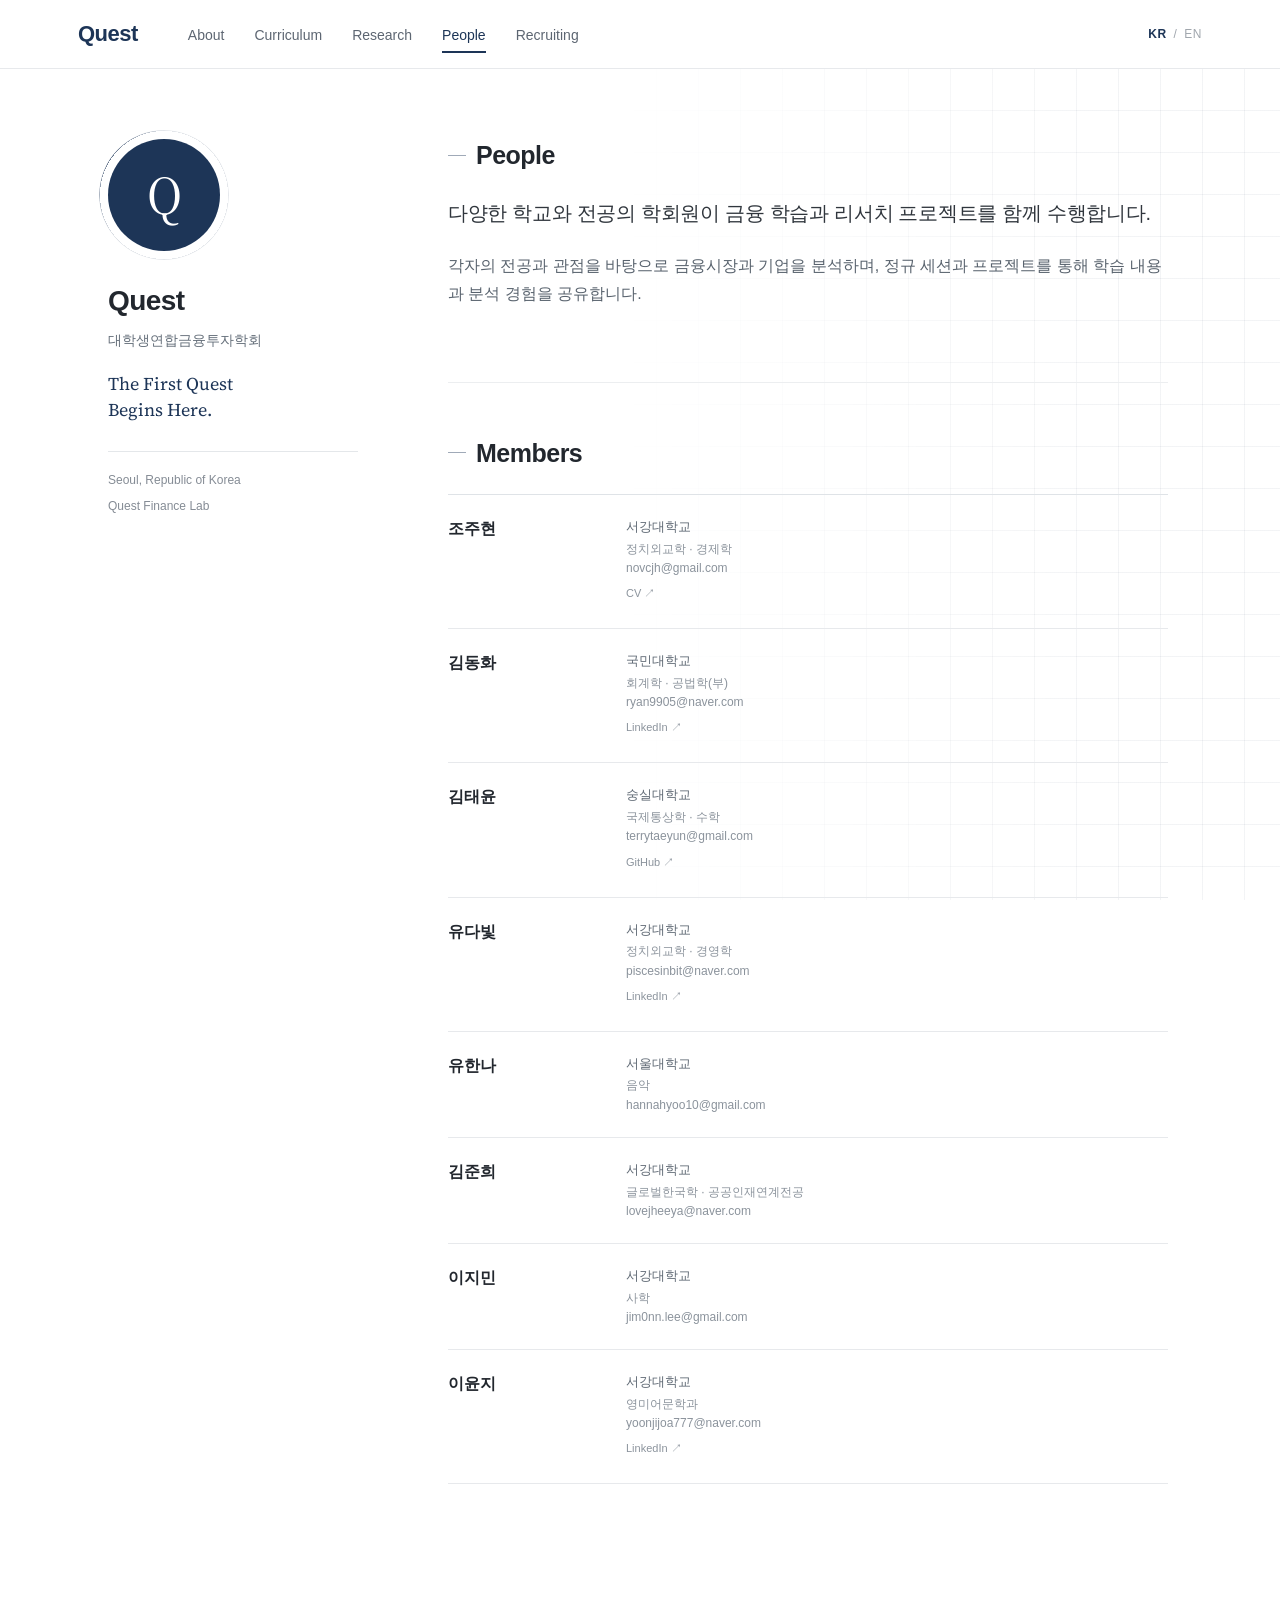
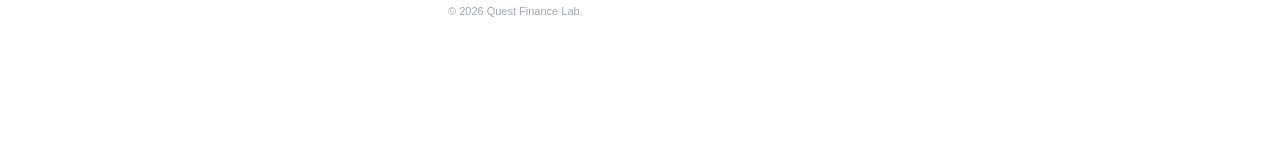
<file: people.html>
<!DOCTYPE html>
<html lang="ko">
<head>
  <meta charset="UTF-8">
  <meta name="viewport" content="width=device-width, initial-scale=1.0">

  <title>People | Quest</title>

  <meta
    name="description"
    content="Quest Finance Lab의 운영진과 학회 구성원을 소개합니다."
  >

  <link rel="preconnect" href="https://fonts.googleapis.com">
  <link rel="preconnect" href="https://fonts.gstatic.com" crossorigin>
  <link href="https://fonts.googleapis.com/css2?family=Source+Serif+4:wght@400;500&display=swap" rel="stylesheet">
  <link rel="stylesheet" href="css/style.css">
</head>

<!-- people.html -->
<body data-page="people">

  <!-- TOP NAVIGATION -->
  <header class="site-header">
    <div class="header-inner">

      <a class="brand" href="index.html">Quest</a>

      <nav class="main-nav">
        <a href="index.html">About</a>
        <a href="curriculum.html">Curriculum</a>
        <a href="research.html">Research</a>
        <a href="people.html" class="active">People</a>
        <a href="recruiting.html">Recruiting</a>
      </nav>

      <div class="language-switch">
        <span class="active-language">KR</span>
        <span>/</span>
        <span>EN</span>
      </div>

    </div>
  </header>


  <div class="page-layout">

    <!-- LEFT PROFILE -->
    <aside class="profile">

      <div class="profile-mark">
        Q
      </div>

      <h1 class="profile-name">Quest</h1>

      <p class="profile-role">
        대학생연합금융투자학회
      </p>

      <p class="profile-tagline">
        The First Quest<br>
        Begins Here.
      </p>

      <ul class="profile-info">
        <li>Seoul, Republic of Korea</li>
        <li>Quest Finance Lab</li>
      </ul>

    </aside>


    <!-- MAIN CONTENT -->
    <main class="content">

      <!-- INTRO -->
<section class="content-section">

  <h2>People</h2>

  <p class="lead">
    다양한 학교와 전공의 학회원이 금융 학습과 리서치 프로젝트를 함께 수행합니다.
  </p>

  <p>
    각자의 전공과 관점을 바탕으로 금융시장과 기업을 분석하며, 정규 세션과 프로젝트를 통해 학습 내용과 분석 경험을 공유합니다.
  </p>

</section>


     <!-- MEMBERS -->
<section class="content-section">

  <h2>Members</h2>

  <div class="people-list">

    <article class="person-row">
      <div class="person-name">
        <h3>조주현</h3>
      </div>

      <div class="person-info">
        <p class="person-school">서강대학교</p>
        <p class="person-major">정치외교학 · 경제학</p>
        <p class="person-major">novcjh@gmail.com</p>
        <a
          href="assets/cv/CV_JuhyunCho.pdf"
          target="_blank"
          rel="noopener noreferrer"
          class="person-external"
          aria-label="조주현 CV"
        >
          CV ↗
        </a>
      </div>
    </article>


    <article class="person-row">
      <div class="person-name">
        <h3>김동화</h3>
      </div>

      <div class="person-info">
        <p class="person-school">국민대학교</p>
        <p class="person-major">회계학 · 공법학(부)</p>
        <p class="person-major">ryan9905@naver.com</p>
        <a
          href="https://www.linkedin.com/in/dongwha-kim-bingle515"
          target="_blank"
          rel="noopener noreferrer"
          class="person-external"
          aria-label="김동화 LinkedIn 프로필"
        >
          LinkedIn ↗
        </a>
      </div>
    </article>


    <article class="person-row">
      <div class="person-name">
        <h3>김태윤</h3>
      </div>

      <div class="person-info">
        <p class="person-school">숭실대학교</p>
        <p class="person-major">국제통상학 · 수학</p>
        <p class="person-major">terrytaeyun@gmail.com</p>
        <a
          href="https://github.com/terrytaeyun"
          target="_blank"
          rel="noopener noreferrer"
          class="person-external"
          aria-label="김태윤 GitHub 프로필"
        >
          GitHub ↗
        </a>
      </div>
    </article>


    <article class="person-row">
      <div class="person-name">
        <h3>유다빛</h3>
      </div>

      <div class="person-info">
        <p class="person-school">서강대학교</p>
        <p class="person-major">정치외교학 · 경영학</p>
        <p class="person-major">piscesinbit@naver.com</p>
        <a
          href="https://www.linkedin.com/in/dabit-yoo-9b86663"
          target="_blank"
          rel="noopener noreferrer"
          class="person-external"
          aria-label="유다빛 LinkedIn 프로필"
        >
          LinkedIn ↗
        </a>
      </div>
    </article>


    <article class="person-row">
      <div class="person-name">
        <h3>유한나</h3>
      </div>

      <div class="person-info">
        <p class="person-school">서울대학교</p>
        <p class="person-major">음악</p>
        <p class="person-major">hannahyoo10@gmail.com</p>
      </div>
    </article>


    <article class="person-row">
      <div class="person-name">
        <h3>김준희</h3>
      </div>

      <div class="person-info">
        <p class="person-school">서강대학교</p>
        <p class="person-major">글로벌한국학 · 공공인재연계전공</p>
        <p class="person-major">lovejheeya@naver.com</p>
      </div>
    </article>


    <article class="person-row">
      <div class="person-name">
        <h3>이지민</h3>
      </div>

      <div class="person-info">
        <p class="person-school">서강대학교</p>
        <p class="person-major">사학</p>
        <p class="person-major">jim0nn.lee@gmail.com</p>
      </div>
    </article>


    <article class="person-row">
      <div class="person-name">
        <h3>이윤지</h3>
      </div>

      <div class="person-info">
        <p class="person-school">서강대학교</p>
        <p class="person-major">영미어문학과</p>
        <p class="person-major">yoonjijoa777@naver.com</p>
        <a
          href="https://www.linkedin.com/in/윤지-이-671a8b3b0"
          target="_blank"
          rel="noopener noreferrer"
          class="person-external"
          aria-label="이윤지 LinkedIn 프로필"
        >
          LinkedIn ↗
        </a>
      </div>
    </article>

  </div>

</section>


      <footer class="site-footer">
        <p>© 2026 Quest Finance Lab.</p>
      </footer>

    </main>

  </div>

<script src="js/motion.js"></script>

</body>
</html>
</file>
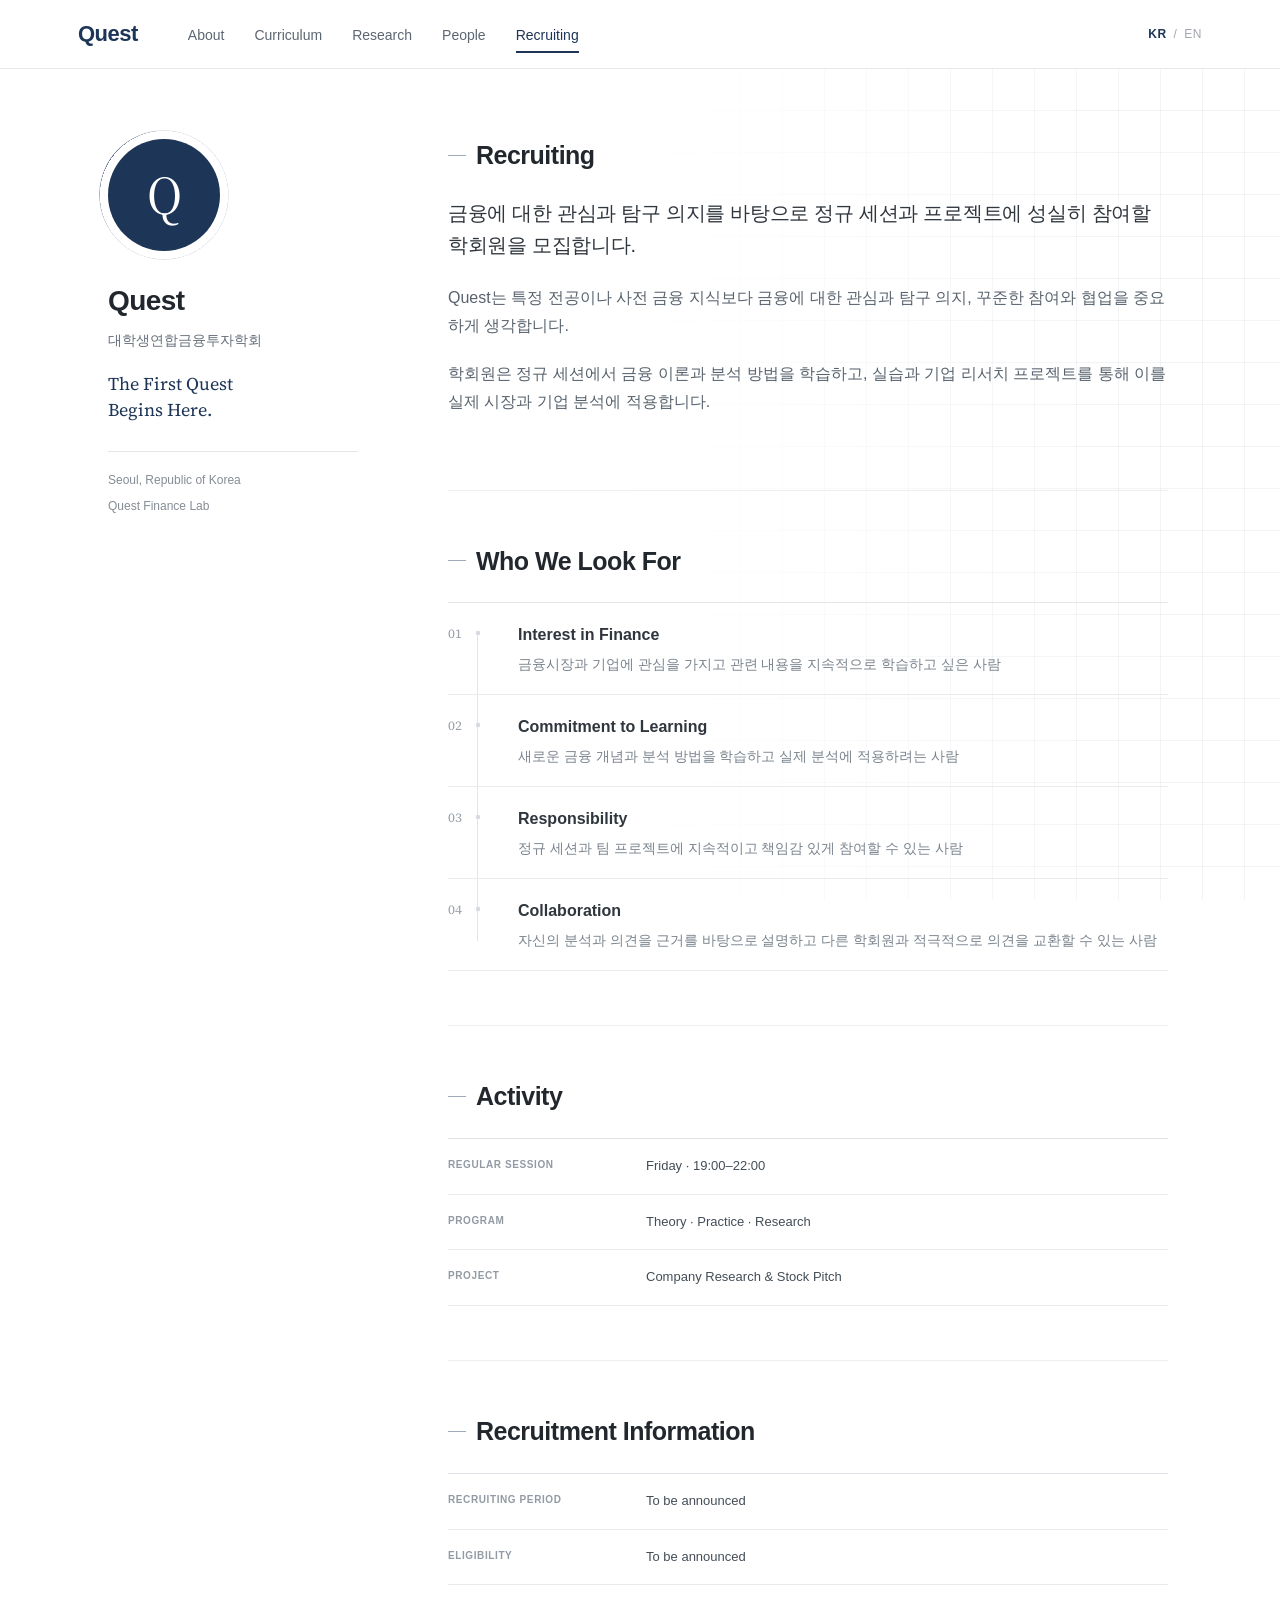
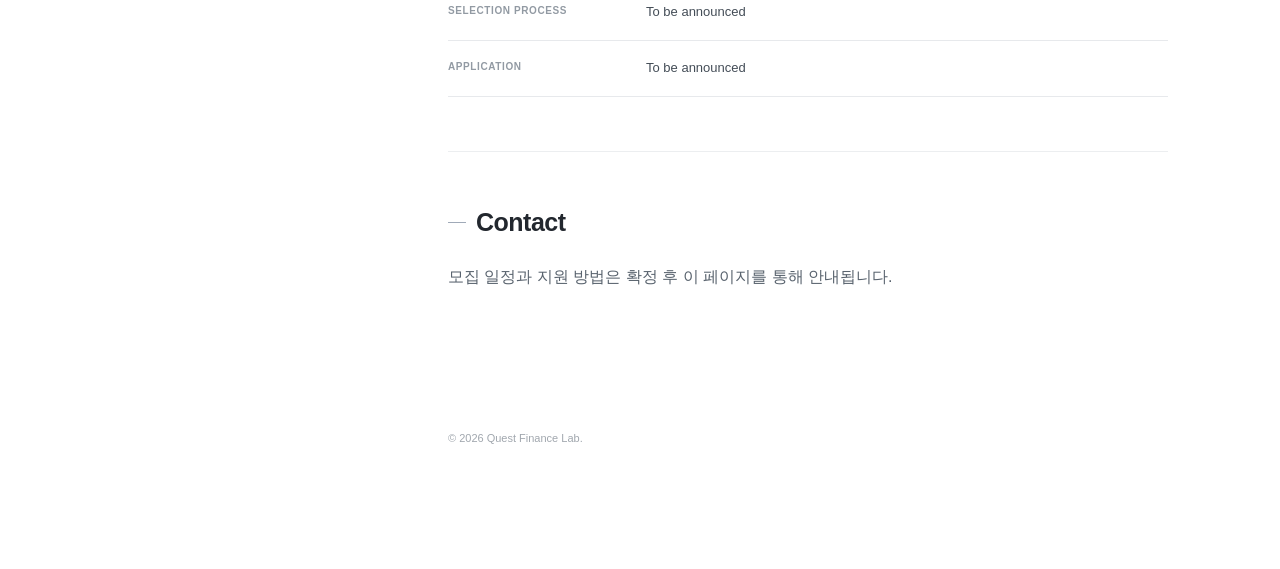
<file: recruiting.html>
<!DOCTYPE html>
<html lang="ko">
<head>
  <meta charset="UTF-8">
  <meta name="viewport" content="width=device-width, initial-scale=1.0">

  <title>Recruiting | Quest</title>

  <meta
    name="description"
    content="Quest Finance Lab의 리크루팅 안내 페이지입니다."
  >

  <link rel="preconnect" href="https://fonts.googleapis.com">
  <link rel="preconnect" href="https://fonts.gstatic.com" crossorigin>
  <link href="https://fonts.googleapis.com/css2?family=Source+Serif+4:wght@400;500&display=swap" rel="stylesheet">
  <link rel="stylesheet" href="css/style.css">
</head>

<!-- recruiting.html -->
<body data-page="recruiting">

  <!-- TOP NAVIGATION -->
  <header class="site-header">
    <div class="header-inner">

      <a class="brand" href="index.html">Quest</a>

      <nav class="main-nav">
        <a href="index.html">About</a>
        <a href="curriculum.html">Curriculum</a>
        <a href="research.html">Research</a>
        <a href="people.html">People</a>
        <a href="recruiting.html" class="active">Recruiting</a>
      </nav>

      <div class="language-switch">
        <span class="active-language">KR</span>
        <span>/</span>
        <span>EN</span>
      </div>

    </div>
  </header>


  <div class="page-layout">

    <!-- LEFT PROFILE -->
    <aside class="profile">

      <div class="profile-mark">
        Q
      </div>

      <h1 class="profile-name">Quest</h1>

      <p class="profile-role">
        대학생연합금융투자학회
      </p>

      <p class="profile-tagline">
        The First Quest<br>
        Begins Here.
      </p>

      <ul class="profile-info">
        <li>Seoul, Republic of Korea</li>
        <li>Quest Finance Lab</li>
      </ul>

    </aside>


    <!-- MAIN CONTENT -->
    <main class="content">

      <!-- INTRO -->
<section class="content-section">

  <h2>Recruiting</h2>

  <p class="lead">
    금융에 대한 관심과 탐구 의지를 바탕으로 정규 세션과 프로젝트에 성실히 참여할 학회원을 모집합니다.
  </p>

  <p>
    Quest는 특정 전공이나 사전 금융 지식보다 금융에 대한 관심과 탐구 의지, 꾸준한 참여와 협업을 중요하게 생각합니다.
  </p>

  <p>
    학회원은 정규 세션에서 금융 이론과 분석 방법을 학습하고, 실습과 기업 리서치 프로젝트를 통해 이를 실제 시장과 기업 분석에 적용합니다.
  </p>

</section>

      <!-- WHO WE LOOK FOR -->
<section class="content-section">

  <h2>Who We Look For</h2>

  <div class="learning-list">

    <div class="learning-item">
      <span class="learning-number">01</span>

      <div>
        <h3>Interest in Finance</h3>
        <p>
          금융시장과 기업에 관심을 가지고 관련 내용을 지속적으로 학습하고 싶은 사람
        </p>
      </div>
    </div>


    <div class="learning-item">
      <span class="learning-number">02</span>

      <div>
        <h3>Commitment to Learning</h3>
        <p>
          새로운 금융 개념과 분석 방법을 학습하고 실제 분석에 적용하려는 사람
        </p>
      </div>
    </div>


    <div class="learning-item">
      <span class="learning-number">03</span>

      <div>
        <h3>Responsibility</h3>
        <p>
          정규 세션과 팀 프로젝트에 지속적이고 책임감 있게 참여할 수 있는 사람
        </p>
      </div>
    </div>


    <div class="learning-item">
      <span class="learning-number">04</span>

      <div>
        <h3>Collaboration</h3>
        <p>
          자신의 분석과 의견을 근거를 바탕으로 설명하고 다른 학회원과 적극적으로 의견을 교환할 수 있는 사람
        </p>
      </div>
    </div>

  </div>

</section>


      <!-- ACTIVITY -->
      <section class="content-section">

        <h2>Activity</h2>

        <div class="recruit-info-list">

          <div class="recruit-info-row">
            <span>Regular Session</span>
            <strong>Friday · 19:00–22:00</strong>
          </div>

          <div class="recruit-info-row">
            <span>Program</span>
            <strong>Theory · Practice · Research</strong>
          </div>

          <div class="recruit-info-row">
            <span>Project</span>
            <strong>Company Research &amp; Stock Pitch</strong>
          </div>

        </div>

      </section>


      <!-- RECRUITMENT INFO -->
      <section class="content-section">

        <h2>Recruitment Information</h2>

        <div class="recruit-info-list">

          <div class="recruit-info-row">
            <span>Recruiting Period</span>
            <strong>To be announced</strong>
          </div>

          <div class="recruit-info-row">
            <span>Eligibility</span>
            <strong>To be announced</strong>
          </div>

          <div class="recruit-info-row">
            <span>Selection Process</span>
            <strong>To be announced</strong>
          </div>

          <div class="recruit-info-row">
            <span>Application</span>
            <strong>To be announced</strong>
          </div>

        </div>

      </section>


      <!-- CONTACT -->
      <section class="content-section">

        <h2>Contact</h2>

        <p>
          모집 일정과 지원 방법은 확정 후 이 페이지를 통해 안내됩니다.
        </p>

      </section>


      <footer class="site-footer">
        <p>© 2026 Quest Finance Lab.</p>
      </footer>

    </main>

  </div>

<script src="js/motion.js"></script>

</body>
</html>
</file>
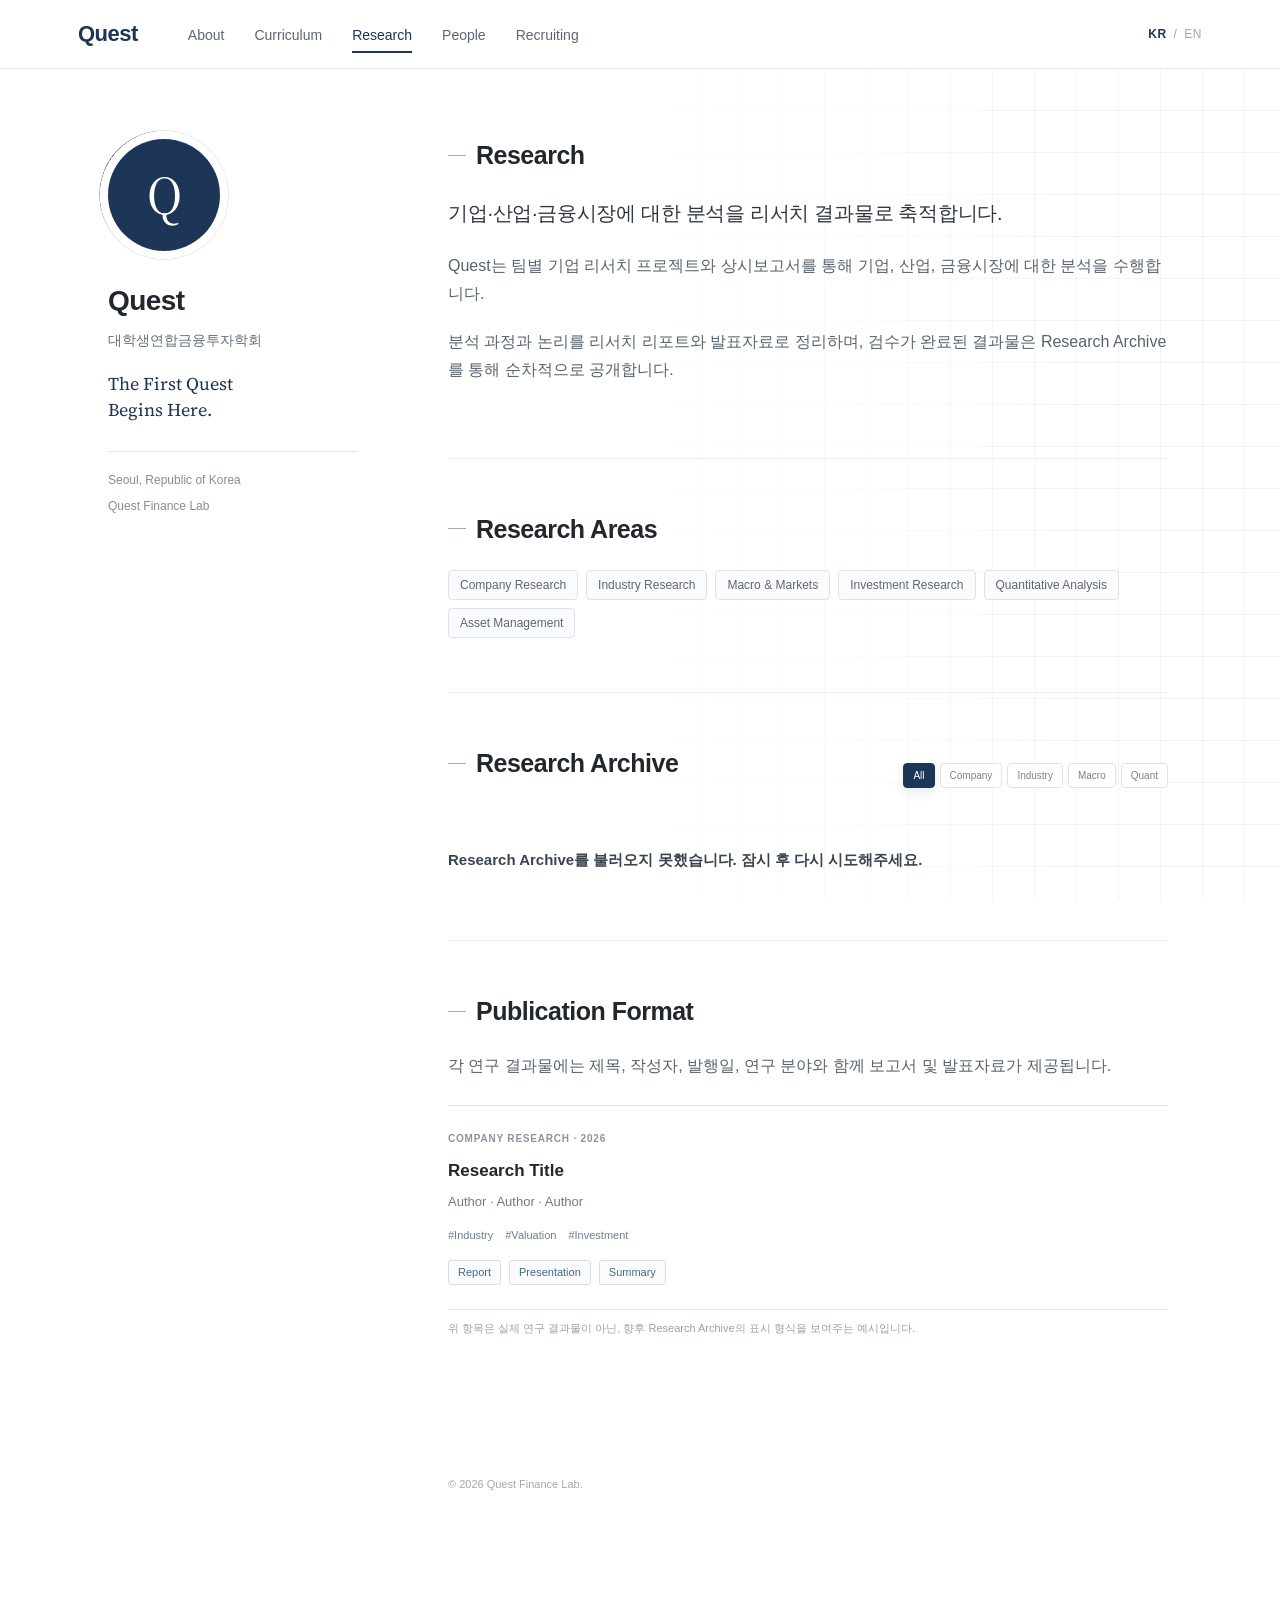
<file: research.html>
<!DOCTYPE html>
<html lang="ko">
<head>
  <meta charset="UTF-8">
  <meta name="viewport" content="width=device-width, initial-scale=1.0">

  <title>Research | Quest</title>

  <meta
    name="description"
    content="Quest Finance Lab의 기업 리서치, 시장 분석 및 금융 연구 결과물을 아카이빙합니다."
  >

  <link rel="preconnect" href="https://fonts.googleapis.com">
  <link rel="preconnect" href="https://fonts.gstatic.com" crossorigin>
  <link href="https://fonts.googleapis.com/css2?family=Source+Serif+4:wght@400;500&display=swap" rel="stylesheet">
  <link rel="stylesheet" href="css/style.css">
  <link rel="stylesheet" href="css/research-archive.css">
</head>

<body data-page="research">
  <header class="site-header">
    <div class="header-inner">
      <a class="brand" href="index.html">Quest</a>
      <nav class="main-nav">
        <a href="index.html">About</a>
        <a href="curriculum.html">Curriculum</a>
        <a href="research.html" class="active">Research</a>
        <a href="people.html">People</a>
        <a href="recruiting.html">Recruiting</a>
      </nav>
      <div class="language-switch">
        <span class="active-language">KR</span>
        <span>/</span>
        <span>EN</span>
      </div>
    </div>
  </header>

  <div class="page-layout">
    <aside class="profile">
      <div class="profile-mark">Q</div>
      <h1 class="profile-name">Quest</h1>
      <p class="profile-role">대학생연합금융투자학회</p>
      <p class="profile-tagline">The First Quest<br>Begins Here.</p>
      <ul class="profile-info">
        <li>Seoul, Republic of Korea</li>
        <li>Quest Finance Lab</li>
      </ul>
    </aside>

    <main class="content">
      <section class="content-section research-intro">
        <h2>Research</h2>
        <p class="lead">기업·산업·금융시장에 대한 분석을 리서치 결과물로 축적합니다.</p>
        <p>Quest는 팀별 기업 리서치 프로젝트와 상시보고서를 통해 기업, 산업, 금융시장에 대한 분석을 수행합니다.</p>
        <p>분석 과정과 논리를 리서치 리포트와 발표자료로 정리하며, 검수가 완료된 결과물은 Research Archive를 통해 순차적으로 공개합니다.</p>
      </section>

      <section class="content-section">
        <h2>Research Areas</h2>
        <div class="tag-list">
          <span>Company Research</span>
          <span>Industry Research</span>
          <span>Macro &amp; Markets</span>
          <span>Investment Research</span>
          <span>Quantitative Analysis</span>
          <span>Asset Management</span>
        </div>
      </section>

      <section class="content-section research-archive">
        <div class="section-heading-row">
          <h2>Research Archive</h2>
          <div class="research-filter">
            <button type="button" class="filter-button active">All</button>
            <button type="button" class="filter-button">Company</button>
            <button type="button" class="filter-button">Industry</button>
            <button type="button" class="filter-button">Macro</button>
            <button type="button" class="filter-button">Quant</button>
          </div>
        </div>
        <div data-research-archive>
          <div class="research-empty-state"><p>Research Archive를 불러오는 중입니다.</p></div>
        </div>
      </section>

      <section class="content-section">
        <h2>Publication Format</h2>
        <p>각 연구 결과물에는 제목, 작성자, 발행일, 연구 분야와 함께 보고서 및 발표자료가 제공됩니다.</p>
        <div class="publication-example">
          <p class="publication-type">COMPANY RESEARCH · 2026</p>
          <h3>Research Title</h3>
          <p class="publication-authors">Author · Author · Author</p>
          <div class="publication-tags"><span>#Industry</span><span>#Valuation</span><span>#Investment</span></div>
          <div class="publication-links"><span>Report</span><span>Presentation</span><span>Summary</span></div>
        </div>
        <p class="example-note">위 항목은 실제 연구 결과물이 아닌, 향후 Research Archive의 표시 형식을 보여주는 예시입니다.</p>
      </section>

      <footer class="site-footer"><p>© 2026 Quest Finance Lab.</p></footer>
    </main>
  </div>

  <script src="js/motion.js"></script>
  <script src="js/research-archive.js"></script>
</body>
</html>
</file>
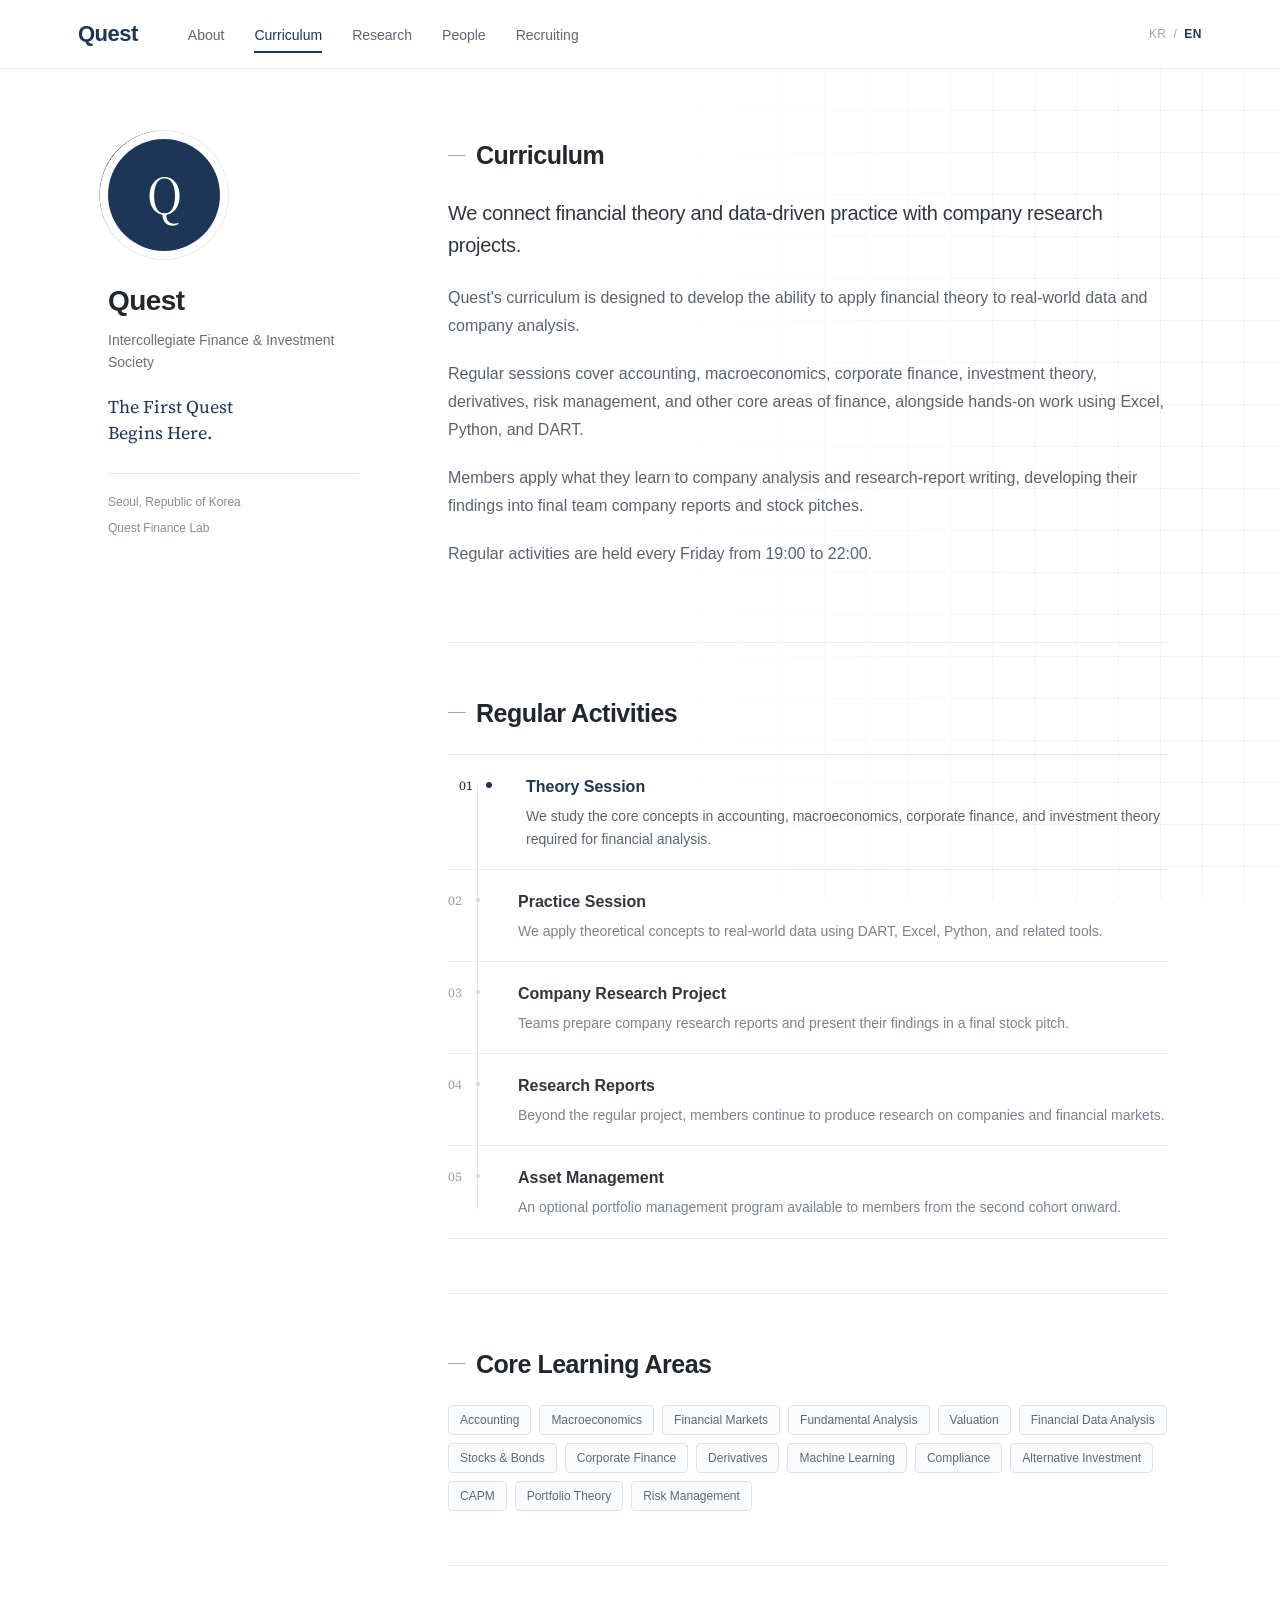
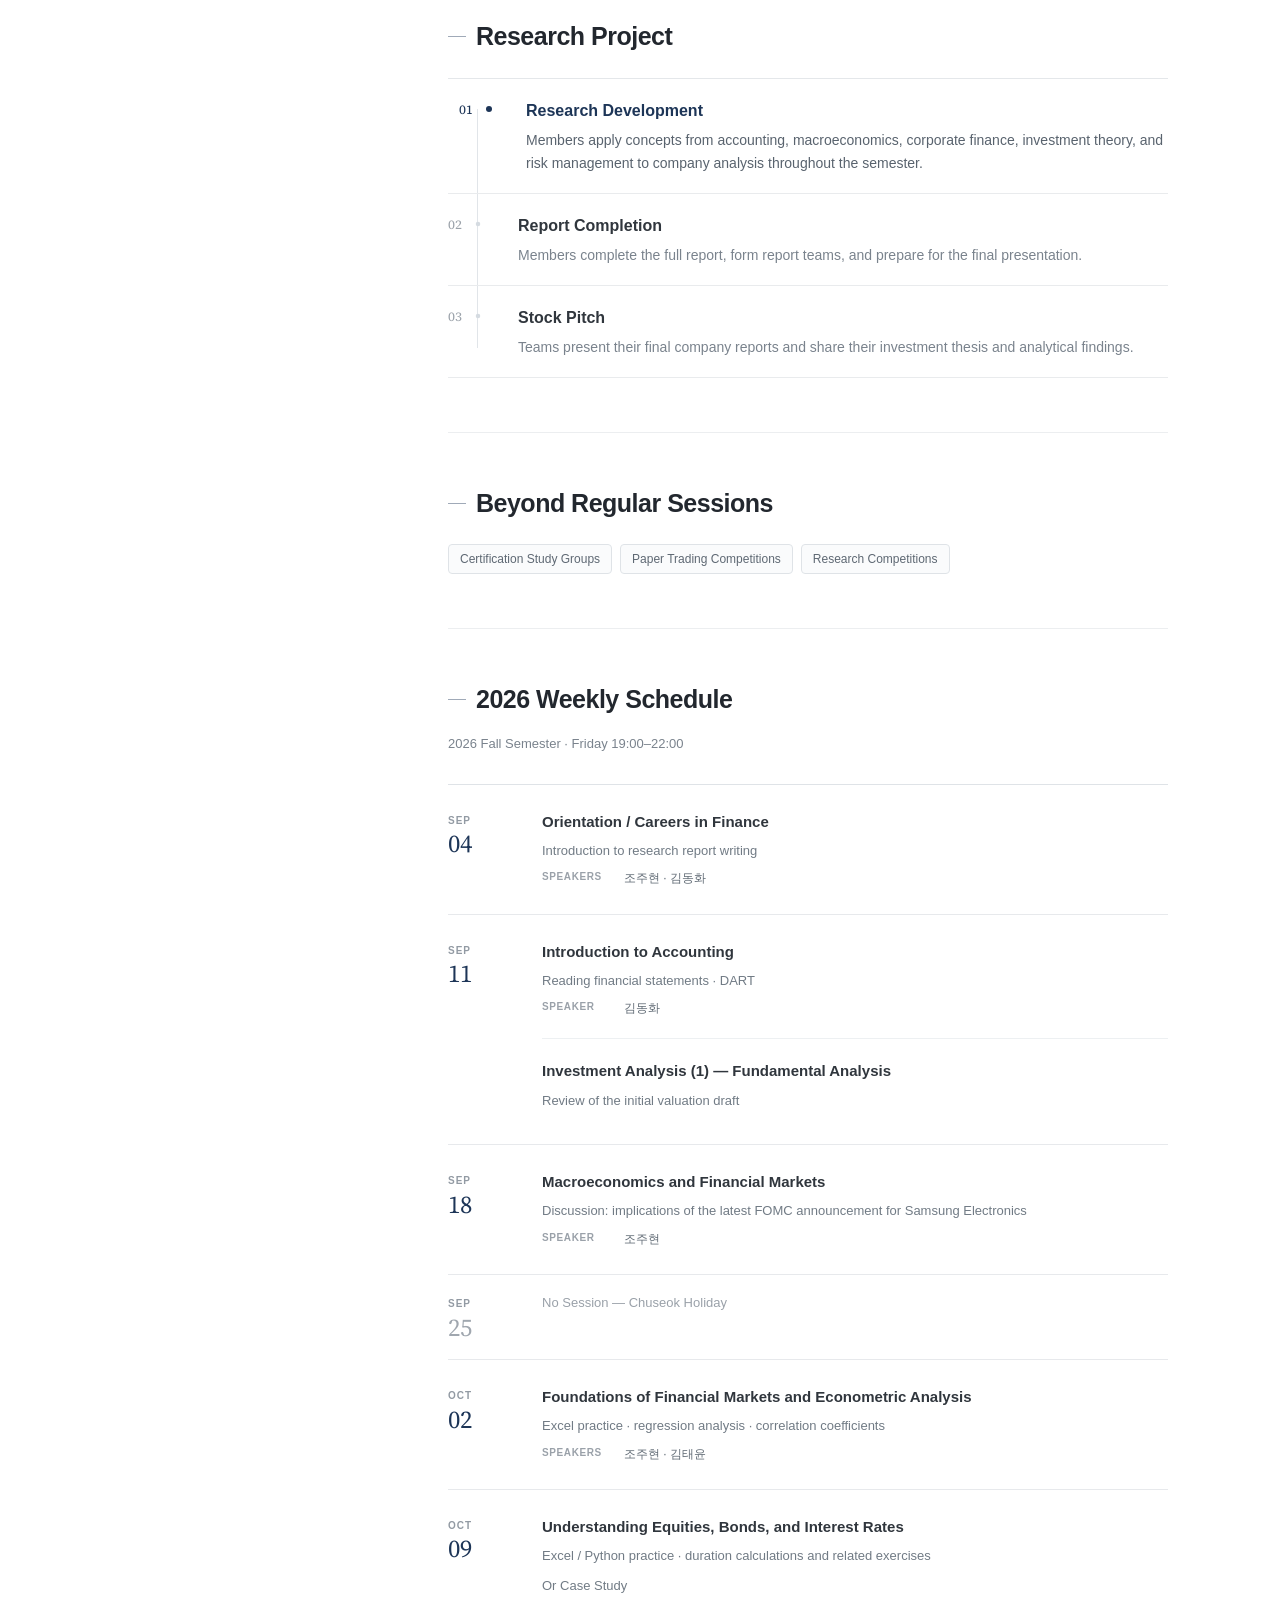
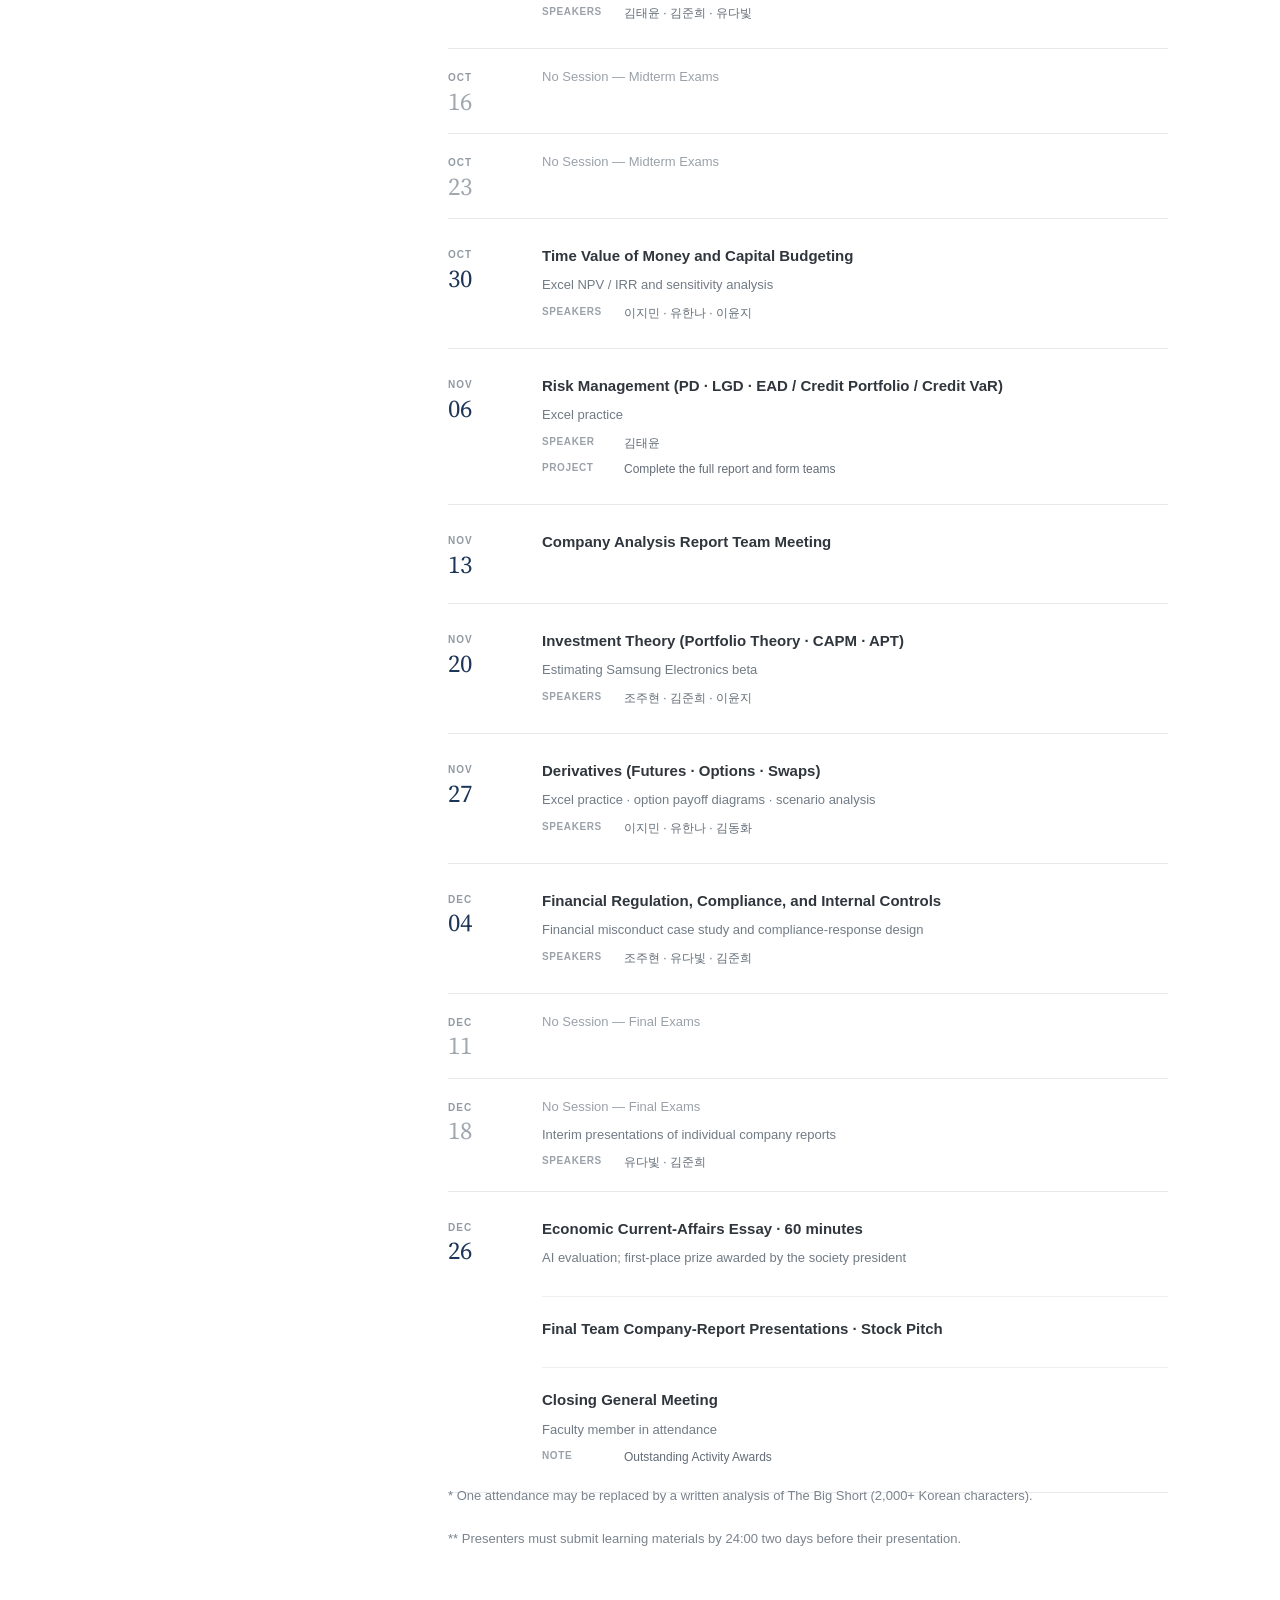
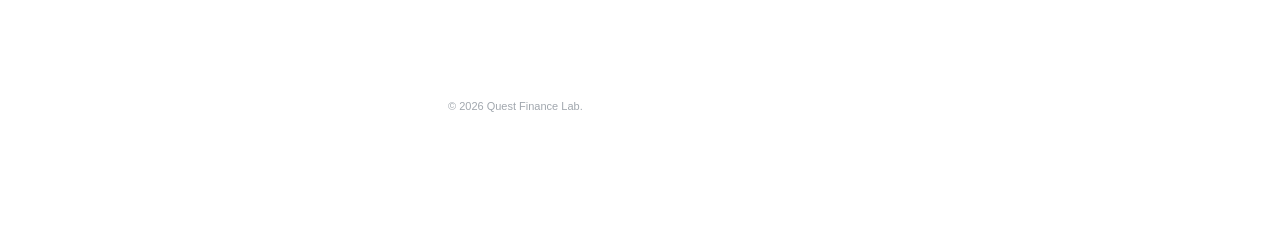
<file: en/curriculum.html>
<!DOCTYPE html>
<html lang="en">
<head>
  <meta charset="UTF-8">
  <meta name="viewport" content="width=device-width, initial-scale=1.0">
  <title>Curriculum | Quest</title>
  <meta name="description" content="Quest Finance Lab's curriculum combines financial theory, data analysis, and company research projects.">
  <link rel="preconnect" href="https://fonts.googleapis.com">
  <link rel="preconnect" href="https://fonts.gstatic.com" crossorigin>
  <link href="https://fonts.googleapis.com/css2?family=Source+Serif+4:wght@400;500&display=swap" rel="stylesheet">
  <link rel="stylesheet" href="../css/style.css">
</head>
<body data-page="curriculum">
  <header class="site-header"><div class="header-inner">
    <a class="brand" href="index.html">Quest</a>
    <nav class="main-nav"><a href="index.html">About</a><a href="curriculum.html" class="active">Curriculum</a><a href="research.html">Research</a><a href="people.html">People</a><a href="recruiting.html">Recruiting</a></nav>
    <div class="language-switch"><span>KR</span><span>/</span><span class="active-language">EN</span></div>
  </div></header>

  <div class="page-layout">
    <aside class="profile">
      <div class="profile-mark">Q</div><h1 class="profile-name">Quest</h1>
      <p class="profile-role">Intercollegiate Finance &amp; Investment Society</p>
      <p class="profile-tagline">The First Quest<br>Begins Here.</p>
      <ul class="profile-info"><li>Seoul, Republic of Korea</li><li>Quest Finance Lab</li></ul>
    </aside>

    <main class="content">
      <section class="content-section">
        <h2>Curriculum</h2>
        <p class="lead">We connect financial theory and data-driven practice with company research projects.</p>
        <p>Quest's curriculum is designed to develop the ability to apply financial theory to real-world data and company analysis.</p>
        <p>Regular sessions cover accounting, macroeconomics, corporate finance, investment theory, derivatives, risk management, and other core areas of finance, alongside hands-on work using Excel, Python, and DART.</p>
        <p>Members apply what they learn to company analysis and research-report writing, developing their findings into final team company reports and stock pitches.</p>
        <p>Regular activities are held every Friday from 19:00 to 22:00.</p>
      </section>

      <section class="content-section">
        <h2>Regular Activities</h2>
        <div class="learning-list">
          <div class="learning-item"><span class="learning-number">01</span><div><h3>Theory Session</h3><p>We study the core concepts in accounting, macroeconomics, corporate finance, and investment theory required for financial analysis.</p></div></div>
          <div class="learning-item"><span class="learning-number">02</span><div><h3>Practice Session</h3><p>We apply theoretical concepts to real-world data using DART, Excel, Python, and related tools.</p></div></div>
          <div class="learning-item"><span class="learning-number">03</span><div><h3>Company Research Project</h3><p>Teams prepare company research reports and present their findings in a final stock pitch.</p></div></div>
          <div class="learning-item"><span class="learning-number">04</span><div><h3>Research Reports</h3><p>Beyond the regular project, members continue to produce research on companies and financial markets.</p></div></div>
          <div class="learning-item"><span class="learning-number">05</span><div><h3>Asset Management</h3><p>An optional portfolio management program available to members from the second cohort onward.</p></div></div>
        </div>
      </section>

      <section class="content-section">
        <h2>Core Learning Areas</h2>
        <div class="tag-list"><span>Accounting</span><span>Macroeconomics</span><span>Financial Markets</span><span>Fundamental Analysis</span><span>Valuation</span><span>Financial Data Analysis</span><span>Stocks &amp; Bonds</span><span>Corporate Finance</span><span>Derivatives</span><span>Machine Learning</span><span>Compliance</span><span>Alternative Investment</span><span>CAPM</span><span>Portfolio Theory</span><span>Risk Management</span></div>
      </section>

      <section class="content-section">
        <h2>Research Project</h2>
        <div class="learning-list">
          <div class="learning-item"><span class="learning-number">01</span><div><h3>Research Development</h3><p>Members apply concepts from accounting, macroeconomics, corporate finance, investment theory, and risk management to company analysis throughout the semester.</p></div></div>
          <div class="learning-item"><span class="learning-number">02</span><div><h3>Report Completion</h3><p>Members complete the full report, form report teams, and prepare for the final presentation.</p></div></div>
          <div class="learning-item"><span class="learning-number">03</span><div><h3>Stock Pitch</h3><p>Teams present their final company reports and share their investment thesis and analytical findings.</p></div></div>
        </div>
      </section>

      <section class="content-section">
        <h2>Beyond Regular Sessions</h2>
        <div class="tag-list"><span>Certification Study Groups</span><span>Paper Trading Competitions</span><span>Research Competitions</span></div>
      </section>

      <section class="content-section">
        <h2>2026 Weekly Schedule</h2>
        <p class="schedule-intro">2026 Fall Semester · Friday 19:00–22:00</p>
        <div class="schedule-list">
          <article class="schedule-item"><div class="schedule-date"><span class="schedule-month">SEP</span><strong>04</strong></div><div class="schedule-content"><div class="schedule-session"><h3>Orientation / Careers in Finance</h3><p class="schedule-practice">Introduction to research report writing</p><div class="schedule-meta"><span>Speakers</span>조주현 · 김동화</div></div></div></article>

          <article class="schedule-item"><div class="schedule-date"><span class="schedule-month">SEP</span><strong>11</strong></div><div class="schedule-content"><div class="schedule-session"><h3>Introduction to Accounting</h3><p class="schedule-practice">Reading financial statements · DART</p><div class="schedule-meta"><span>Speaker</span>김동화</div></div><div class="schedule-session"><h3>Investment Analysis (1) — Fundamental Analysis</h3><p class="schedule-practice">Review of the initial valuation draft</p></div></div></article>

          <article class="schedule-item"><div class="schedule-date"><span class="schedule-month">SEP</span><strong>18</strong></div><div class="schedule-content"><div class="schedule-session"><h3>Macroeconomics and Financial Markets</h3><p class="schedule-practice">Discussion: implications of the latest FOMC announcement for Samsung Electronics</p><div class="schedule-meta"><span>Speaker</span>조주현</div></div></div></article>

          <article class="schedule-item schedule-break"><div class="schedule-date"><span class="schedule-month">SEP</span><strong>25</strong></div><div class="schedule-content"><div class="schedule-session"><h3>No Session — Chuseok Holiday</h3></div></div></article>

          <article class="schedule-item"><div class="schedule-date"><span class="schedule-month">OCT</span><strong>02</strong></div><div class="schedule-content"><div class="schedule-session"><h3>Foundations of Financial Markets and Econometric Analysis</h3><p class="schedule-practice">Excel practice · regression analysis · correlation coefficients</p><div class="schedule-meta"><span>Speakers</span>조주현 · 김태윤</div></div></div></article>

          <article class="schedule-item"><div class="schedule-date"><span class="schedule-month">OCT</span><strong>09</strong></div><div class="schedule-content"><div class="schedule-session"><h3>Understanding Equities, Bonds, and Interest Rates</h3><p class="schedule-practice">Excel / Python practice · duration calculations and related exercises</p><p class="schedule-practice">Or Case Study</p><div class="schedule-meta"><span>Speakers</span>김태윤 · 김준희 · 유다빛</div></div></div></article>

          <article class="schedule-item schedule-break"><div class="schedule-date"><span class="schedule-month">OCT</span><strong>16</strong></div><div class="schedule-content"><div class="schedule-session"><h3>No Session — Midterm Exams</h3></div></div></article>
          <article class="schedule-item schedule-break"><div class="schedule-date"><span class="schedule-month">OCT</span><strong>23</strong></div><div class="schedule-content"><div class="schedule-session"><h3>No Session — Midterm Exams</h3></div></div></article>

          <article class="schedule-item"><div class="schedule-date"><span class="schedule-month">OCT</span><strong>30</strong></div><div class="schedule-content"><div class="schedule-session"><h3>Time Value of Money and Capital Budgeting</h3><p class="schedule-practice">Excel NPV / IRR and sensitivity analysis</p><div class="schedule-meta"><span>Speakers</span>이지민 · 유한나 · 이윤지</div></div></div></article>

          <article class="schedule-item"><div class="schedule-date"><span class="schedule-month">NOV</span><strong>06</strong></div><div class="schedule-content"><div class="schedule-session"><h3>Risk Management (PD · LGD · EAD / Credit Portfolio / Credit VaR)</h3><p class="schedule-practice">Excel practice</p><div class="schedule-meta"><span>Speaker</span>김태윤</div><div class="schedule-meta"><span>Project</span>Complete the full report and form teams</div></div></div></article>

          <article class="schedule-item"><div class="schedule-date"><span class="schedule-month">NOV</span><strong>13</strong></div><div class="schedule-content"><div class="schedule-session"><h3>Company Analysis Report Team Meeting</h3></div></div></article>

          <article class="schedule-item"><div class="schedule-date"><span class="schedule-month">NOV</span><strong>20</strong></div><div class="schedule-content"><div class="schedule-session"><h3>Investment Theory (Portfolio Theory · CAPM · APT)</h3><p class="schedule-practice">Estimating Samsung Electronics beta</p><div class="schedule-meta"><span>Speakers</span>조주현 · 김준희 · 이윤지</div></div></div></article>

          <article class="schedule-item"><div class="schedule-date"><span class="schedule-month">NOV</span><strong>27</strong></div><div class="schedule-content"><div class="schedule-session"><h3>Derivatives (Futures · Options · Swaps)</h3><p class="schedule-practice">Excel practice · option payoff diagrams · scenario analysis</p><div class="schedule-meta"><span>Speakers</span>이지민 · 유한나 · 김동화</div></div></div></article>

          <article class="schedule-item"><div class="schedule-date"><span class="schedule-month">DEC</span><strong>04</strong></div><div class="schedule-content"><div class="schedule-session"><h3>Financial Regulation, Compliance, and Internal Controls</h3><p class="schedule-practice">Financial misconduct case study and compliance-response design</p><div class="schedule-meta"><span>Speakers</span>조주현 · 유다빛 · 김준희</div></div></div></article>

          <article class="schedule-item schedule-break"><div class="schedule-date"><span class="schedule-month">DEC</span><strong>11</strong></div><div class="schedule-content"><div class="schedule-session"><h3>No Session — Final Exams</h3></div></div></article>
          <article class="schedule-item schedule-break"><div class="schedule-date"><span class="schedule-month">DEC</span><strong>18</strong></div><div class="schedule-content"><div class="schedule-session"><h3>No Session — Final Exams</h3><p class="schedule-practice">Interim presentations of individual company reports</p><div class="schedule-meta"><span>Speakers</span>유다빛 · 김준희</div></div></div></article>

          <article class="schedule-item"><div class="schedule-date"><span class="schedule-month">DEC</span><strong>26</strong></div><div class="schedule-content"><div class="schedule-session"><h3>Economic Current-Affairs Essay · 60 minutes</h3><p class="schedule-practice">AI evaluation; first-place prize awarded by the society president</p></div><div class="schedule-session"><h3>Final Team Company-Report Presentations · Stock Pitch</h3></div><div class="schedule-session"><h3>Closing General Meeting</h3><p class="schedule-practice">Faculty member in attendance</p><div class="schedule-meta"><span>Note</span>Outstanding Activity Awards</div></div></div></article>
        </div>
        <p class="schedule-intro">* One attendance may be replaced by a written analysis of The Big Short (2,000+ Korean characters).</p>
        <p class="schedule-intro">** Presenters must submit learning materials by 24:00 two days before their presentation.</p>
      </section>

      <footer class="site-footer"><p>© 2026 Quest Finance Lab.</p></footer>
    </main>
  </div>
  <script src="../js/motion.js"></script>
</body>
</html>
</file>
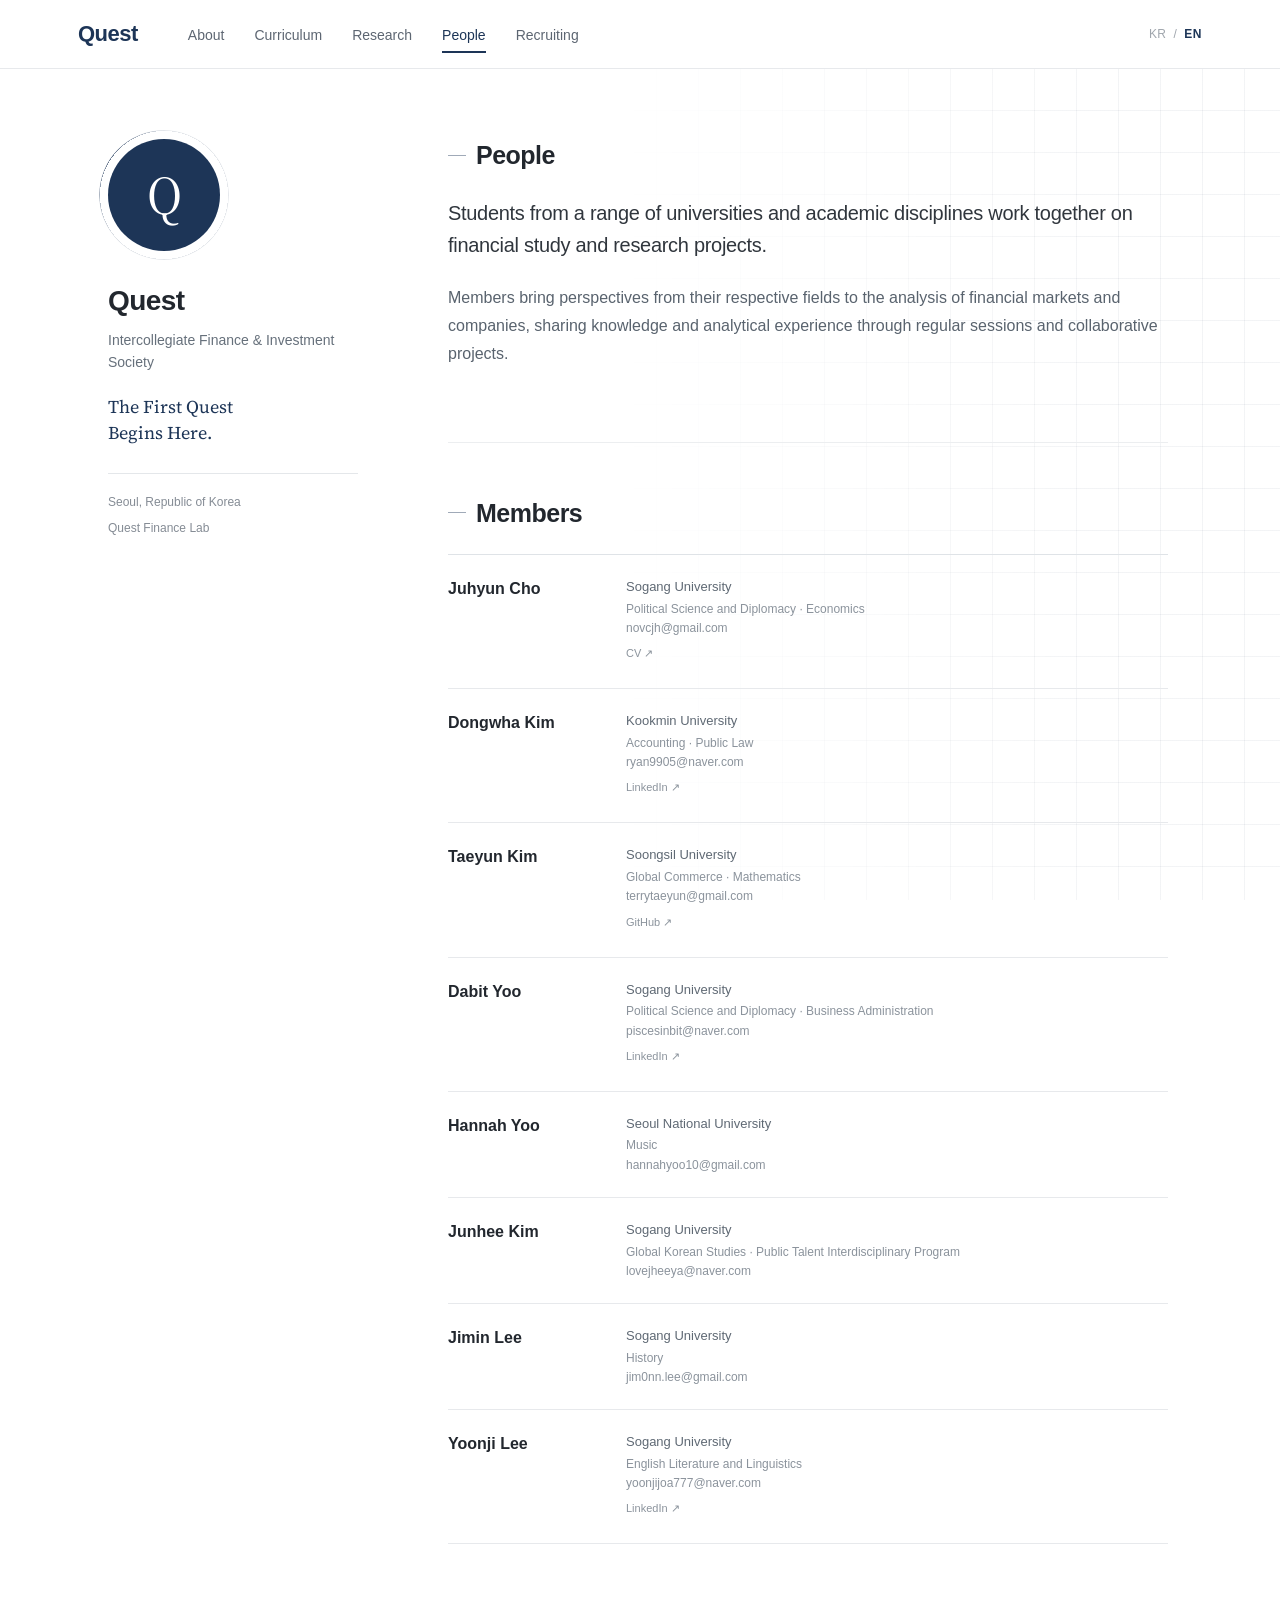
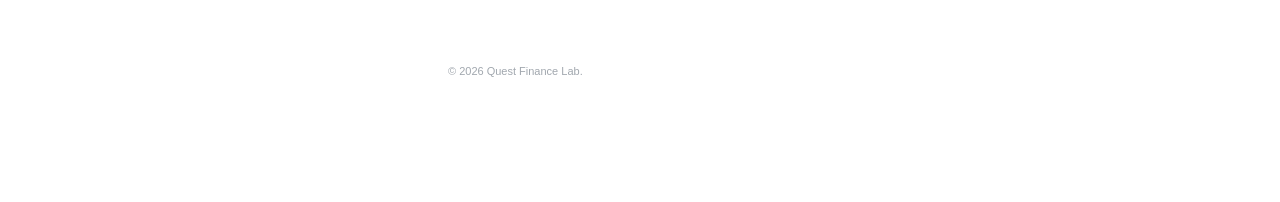
<file: en/people.html>
<!DOCTYPE html>
<html lang="en">
<head>
  <meta charset="UTF-8">
  <meta name="viewport" content="width=device-width, initial-scale=1.0">
  <title>People | Quest</title>
  <meta name="description" content="Meet the members of Quest Finance Lab and their academic backgrounds and contact information.">
  <link rel="preconnect" href="https://fonts.googleapis.com">
  <link rel="preconnect" href="https://fonts.gstatic.com" crossorigin>
  <link href="https://fonts.googleapis.com/css2?family=Source+Serif+4:wght@400;500&display=swap" rel="stylesheet">
  <link rel="stylesheet" href="../css/style.css">
</head>
<body data-page="people">
  <header class="site-header"><div class="header-inner">
    <a class="brand" href="index.html">Quest</a>
    <nav class="main-nav"><a href="index.html">About</a><a href="curriculum.html">Curriculum</a><a href="research.html">Research</a><a href="people.html" class="active">People</a><a href="recruiting.html">Recruiting</a></nav>
    <div class="language-switch"><span>KR</span><span>/</span><span class="active-language">EN</span></div>
  </div></header>

  <div class="page-layout">
    <aside class="profile">
      <div class="profile-mark">Q</div><h1 class="profile-name">Quest</h1>
      <p class="profile-role">Intercollegiate Finance &amp; Investment Society</p>
      <p class="profile-tagline">The First Quest<br>Begins Here.</p>
      <ul class="profile-info"><li>Seoul, Republic of Korea</li><li>Quest Finance Lab</li></ul>
    </aside>

    <main class="content">
      <section class="content-section">
        <h2>People</h2>
        <p class="lead">Students from a range of universities and academic disciplines work together on financial study and research projects.</p>
        <p>Members bring perspectives from their respective fields to the analysis of financial markets and companies, sharing knowledge and analytical experience through regular sessions and collaborative projects.</p>
      </section>

      <section class="content-section">
        <h2>Members</h2>
        <div class="people-list">
          <article class="person-row"><div class="person-name"><h3>Juhyun Cho</h3></div><div class="person-info"><p class="person-school">Sogang University</p><p class="person-major">Political Science and Diplomacy · Economics</p><p class="person-major">novcjh@gmail.com</p><a href="../assets/cv/CV_JuhyunCho.pdf" target="_blank" rel="noopener noreferrer" class="person-external" aria-label="Juhyun Cho CV">CV ↗</a></div></article>
          <article class="person-row"><div class="person-name"><h3>Dongwha Kim</h3></div><div class="person-info"><p class="person-school">Kookmin University</p><p class="person-major">Accounting · Public Law</p><p class="person-major">ryan9905@naver.com</p><a href="https://www.linkedin.com/in/dongwha-kim-bingle515" target="_blank" rel="noopener noreferrer" class="person-external" aria-label="Dongwha Kim LinkedIn profile">LinkedIn ↗</a></div></article>
          <article class="person-row"><div class="person-name"><h3>Taeyun Kim</h3></div><div class="person-info"><p class="person-school">Soongsil University</p><p class="person-major">Global Commerce · Mathematics</p><p class="person-major">terrytaeyun@gmail.com</p><a href="https://github.com/terrytaeyun" target="_blank" rel="noopener noreferrer" class="person-external" aria-label="Taeyun Kim GitHub profile">GitHub ↗</a></div></article>
          <article class="person-row"><div class="person-name"><h3>Dabit Yoo</h3></div><div class="person-info"><p class="person-school">Sogang University</p><p class="person-major">Political Science and Diplomacy · Business Administration</p><p class="person-major">piscesinbit@naver.com</p><a href="https://www.linkedin.com/in/dabit-yoo-9b86663" target="_blank" rel="noopener noreferrer" class="person-external" aria-label="Dabit Yoo LinkedIn profile">LinkedIn ↗</a></div></article>
          <article class="person-row"><div class="person-name"><h3>Hannah Yoo</h3></div><div class="person-info"><p class="person-school">Seoul National University</p><p class="person-major">Music</p><p class="person-major">hannahyoo10@gmail.com</p></div></article>
          <article class="person-row"><div class="person-name"><h3>Junhee Kim</h3></div><div class="person-info"><p class="person-school">Sogang University</p><p class="person-major">Global Korean Studies · Public Talent Interdisciplinary Program</p><p class="person-major">lovejheeya@naver.com</p></div></article>
          <article class="person-row"><div class="person-name"><h3>Jimin Lee</h3></div><div class="person-info"><p class="person-school">Sogang University</p><p class="person-major">History</p><p class="person-major">jim0nn.lee@gmail.com</p></div></article>
          <article class="person-row"><div class="person-name"><h3>Yoonji Lee</h3></div><div class="person-info"><p class="person-school">Sogang University</p><p class="person-major">English Literature and Linguistics</p><p class="person-major">yoonjijoa777@naver.com</p><a href="https://www.linkedin.com/in/윤지-이-671a8b3b0" target="_blank" rel="noopener noreferrer" class="person-external" aria-label="Yoonji Lee LinkedIn profile">LinkedIn ↗</a></div></article>
        </div>
      </section>

      <footer class="site-footer"><p>© 2026 Quest Finance Lab.</p></footer>
    </main>
  </div>
  <script src="../js/motion.js"></script>
</body>
</html>
</file>
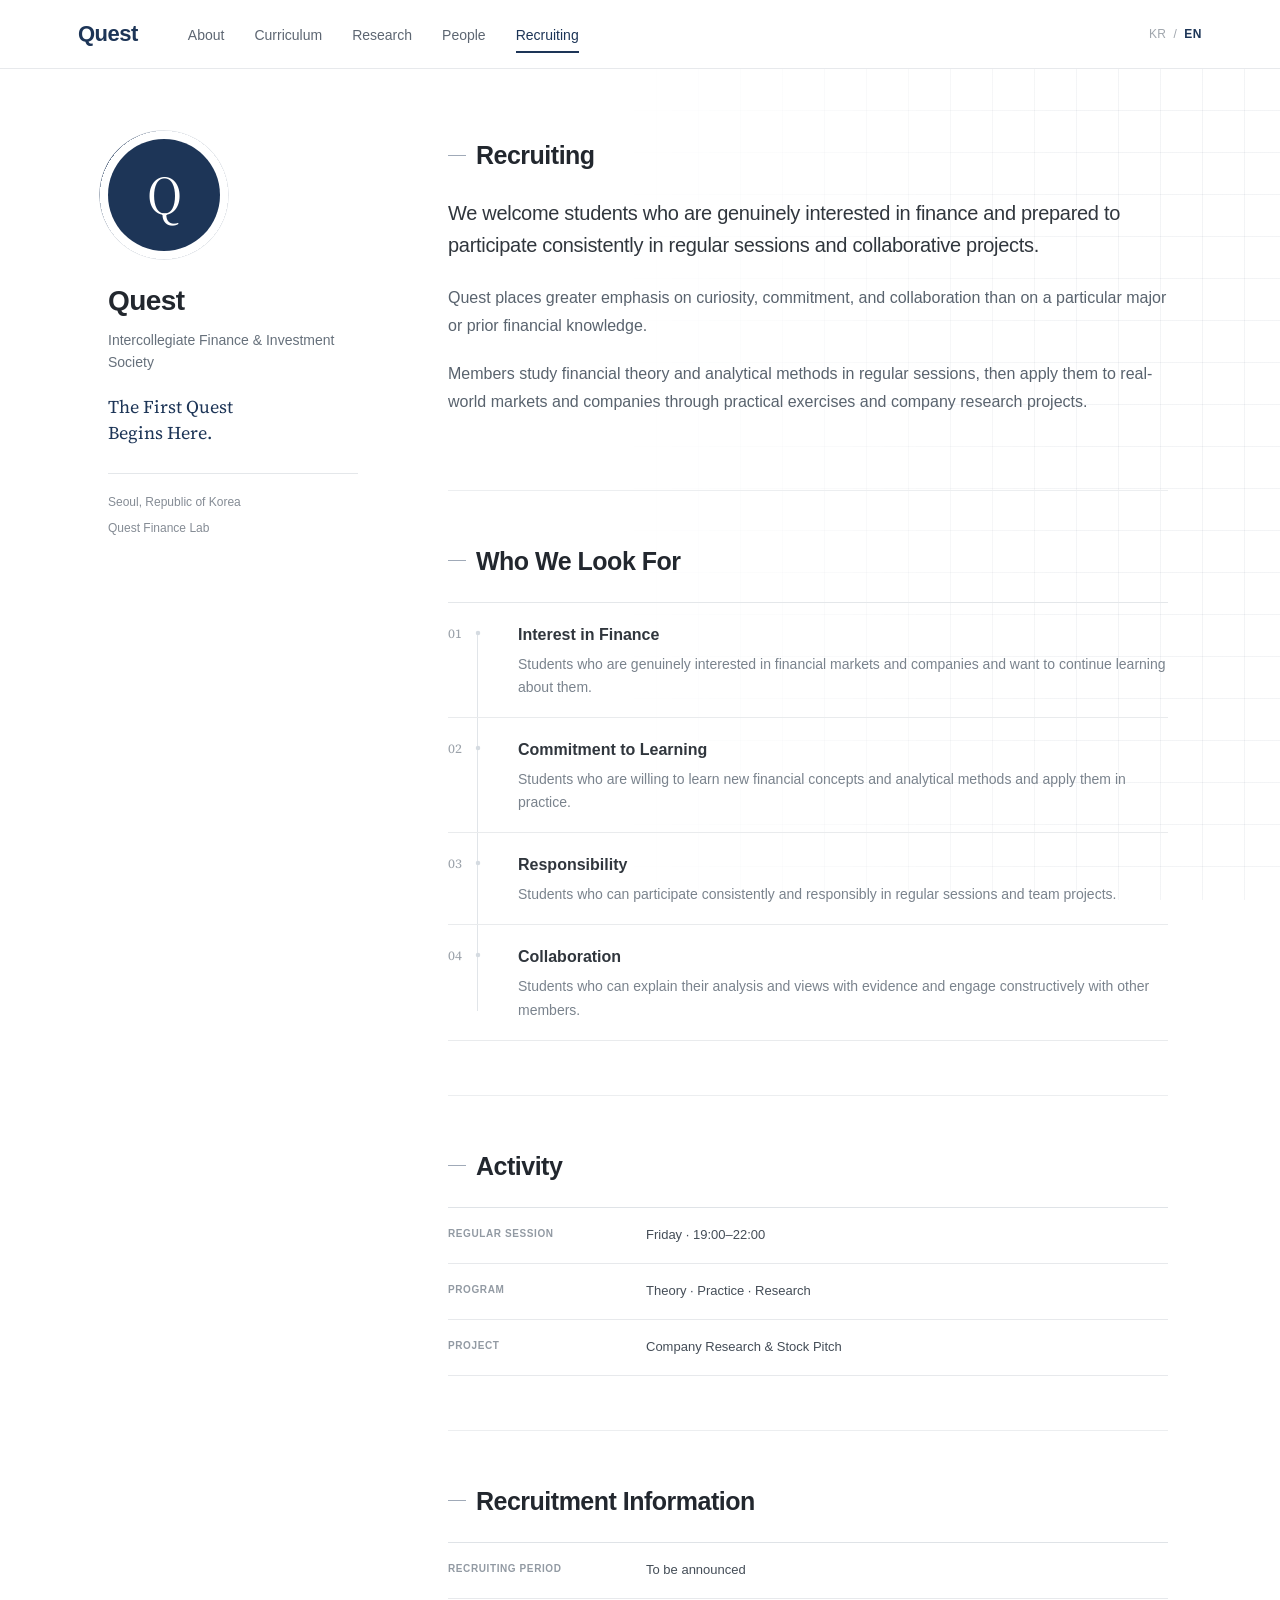
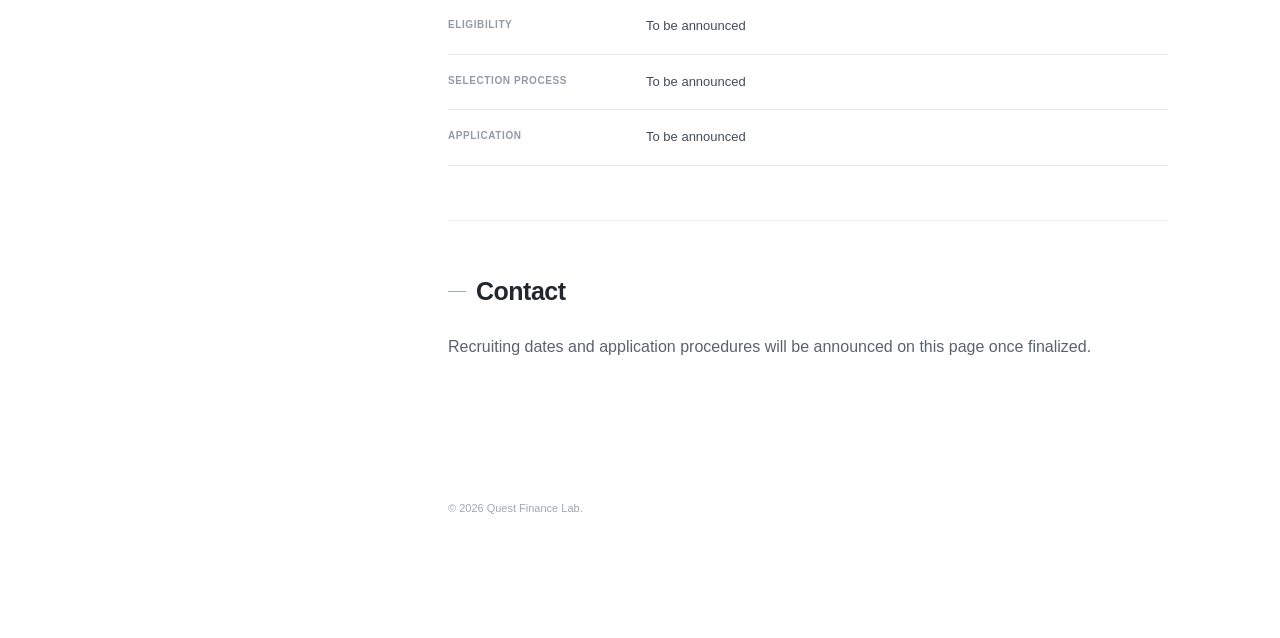
<file: en/recruiting.html>
<!DOCTYPE html>
<html lang="en">
<head>
  <meta charset="UTF-8">
  <meta name="viewport" content="width=device-width, initial-scale=1.0">
  <title>Recruiting | Quest</title>
  <meta name="description" content="Recruiting information for Quest Finance Lab, an intercollegiate finance and investment society.">
  <link rel="preconnect" href="https://fonts.googleapis.com">
  <link rel="preconnect" href="https://fonts.gstatic.com" crossorigin>
  <link href="https://fonts.googleapis.com/css2?family=Source+Serif+4:wght@400;500&display=swap" rel="stylesheet">
  <link rel="stylesheet" href="../css/style.css">
</head>
<body data-page="recruiting">
  <header class="site-header"><div class="header-inner">
    <a class="brand" href="index.html">Quest</a>
    <nav class="main-nav"><a href="index.html">About</a><a href="curriculum.html">Curriculum</a><a href="research.html">Research</a><a href="people.html">People</a><a href="recruiting.html" class="active">Recruiting</a></nav>
    <div class="language-switch"><span>KR</span><span>/</span><span class="active-language">EN</span></div>
  </div></header>

  <div class="page-layout">
    <aside class="profile">
      <div class="profile-mark">Q</div><h1 class="profile-name">Quest</h1>
      <p class="profile-role">Intercollegiate Finance &amp; Investment Society</p>
      <p class="profile-tagline">The First Quest<br>Begins Here.</p>
      <ul class="profile-info"><li>Seoul, Republic of Korea</li><li>Quest Finance Lab</li></ul>
    </aside>

    <main class="content">
      <section class="content-section">
        <h2>Recruiting</h2>
        <p class="lead">We welcome students who are genuinely interested in finance and prepared to participate consistently in regular sessions and collaborative projects.</p>
        <p>Quest places greater emphasis on curiosity, commitment, and collaboration than on a particular major or prior financial knowledge.</p>
        <p>Members study financial theory and analytical methods in regular sessions, then apply them to real-world markets and companies through practical exercises and company research projects.</p>
      </section>

      <section class="content-section">
        <h2>Who We Look For</h2>
        <div class="learning-list">
          <div class="learning-item"><span class="learning-number">01</span><div><h3>Interest in Finance</h3><p>Students who are genuinely interested in financial markets and companies and want to continue learning about them.</p></div></div>
          <div class="learning-item"><span class="learning-number">02</span><div><h3>Commitment to Learning</h3><p>Students who are willing to learn new financial concepts and analytical methods and apply them in practice.</p></div></div>
          <div class="learning-item"><span class="learning-number">03</span><div><h3>Responsibility</h3><p>Students who can participate consistently and responsibly in regular sessions and team projects.</p></div></div>
          <div class="learning-item"><span class="learning-number">04</span><div><h3>Collaboration</h3><p>Students who can explain their analysis and views with evidence and engage constructively with other members.</p></div></div>
        </div>
      </section>

      <section class="content-section">
        <h2>Activity</h2>
        <div class="recruit-info-list">
          <div class="recruit-info-row"><span>Regular Session</span><strong>Friday · 19:00–22:00</strong></div>
          <div class="recruit-info-row"><span>Program</span><strong>Theory · Practice · Research</strong></div>
          <div class="recruit-info-row"><span>Project</span><strong>Company Research &amp; Stock Pitch</strong></div>
        </div>
      </section>

      <section class="content-section">
        <h2>Recruitment Information</h2>
        <div class="recruit-info-list">
          <div class="recruit-info-row"><span>Recruiting Period</span><strong>To be announced</strong></div>
          <div class="recruit-info-row"><span>Eligibility</span><strong>To be announced</strong></div>
          <div class="recruit-info-row"><span>Selection Process</span><strong>To be announced</strong></div>
          <div class="recruit-info-row"><span>Application</span><strong>To be announced</strong></div>
        </div>
      </section>

      <section class="content-section">
        <h2>Contact</h2>
        <p>Recruiting dates and application procedures will be announced on this page once finalized.</p>
      </section>

      <footer class="site-footer"><p>© 2026 Quest Finance Lab.</p></footer>
    </main>
  </div>
  <script src="../js/motion.js"></script>
</body>
</html>
</file>
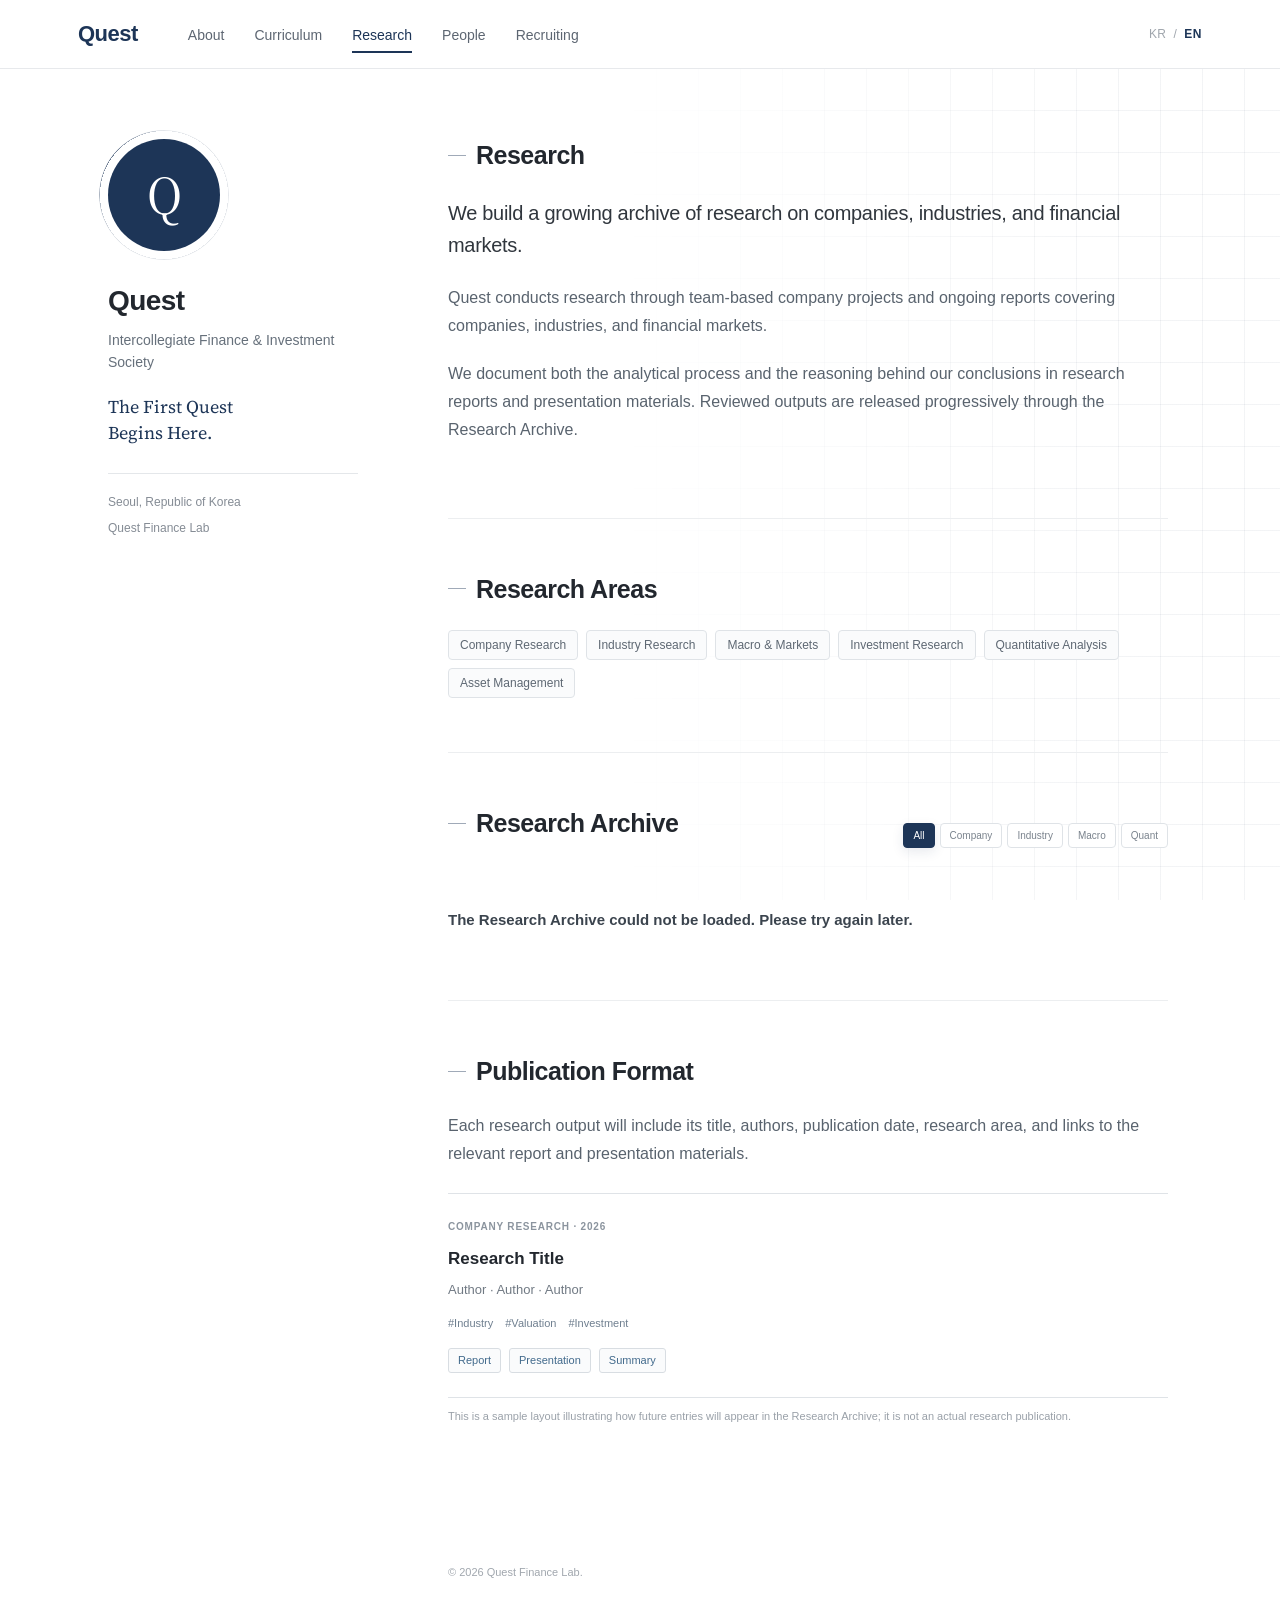
<file: en/research.html>
<!DOCTYPE html>
<html lang="en">
<head>
  <meta charset="UTF-8">
  <meta name="viewport" content="width=device-width, initial-scale=1.0">
  <title>Research | Quest</title>
  <meta name="description" content="Quest Finance Lab archives company research, industry analysis, financial-market research, and quantitative work.">
  <link rel="preconnect" href="https://fonts.googleapis.com">
  <link rel="preconnect" href="https://fonts.gstatic.com" crossorigin>
  <link href="https://fonts.googleapis.com/css2?family=Source+Serif+4:wght@400;500&display=swap" rel="stylesheet">
  <link rel="stylesheet" href="../css/style.css">
  <link rel="stylesheet" href="../css/research-archive.css">
</head>
<body data-page="research">
  <header class="site-header"><div class="header-inner">
    <a class="brand" href="index.html">Quest</a>
    <nav class="main-nav">
      <a href="index.html">About</a><a href="curriculum.html">Curriculum</a><a href="research.html" class="active">Research</a><a href="people.html">People</a><a href="recruiting.html">Recruiting</a>
    </nav>
    <div class="language-switch"><span>KR</span><span>/</span><span class="active-language">EN</span></div>
  </div></header>

  <div class="page-layout">
    <aside class="profile">
      <div class="profile-mark">Q</div><h1 class="profile-name">Quest</h1>
      <p class="profile-role">Intercollegiate Finance &amp; Investment Society</p>
      <p class="profile-tagline">The First Quest<br>Begins Here.</p>
      <ul class="profile-info"><li>Seoul, Republic of Korea</li><li>Quest Finance Lab</li></ul>
    </aside>

    <main class="content">
      <section class="content-section research-intro">
        <h2>Research</h2>
        <p class="lead">We build a growing archive of research on companies, industries, and financial markets.</p>
        <p>Quest conducts research through team-based company projects and ongoing reports covering companies, industries, and financial markets.</p>
        <p>We document both the analytical process and the reasoning behind our conclusions in research reports and presentation materials. Reviewed outputs are released progressively through the Research Archive.</p>
      </section>

      <section class="content-section">
        <h2>Research Areas</h2>
        <div class="tag-list"><span>Company Research</span><span>Industry Research</span><span>Macro &amp; Markets</span><span>Investment Research</span><span>Quantitative Analysis</span><span>Asset Management</span></div>
      </section>

      <section class="content-section research-archive">
        <div class="section-heading-row">
          <h2>Research Archive</h2>
          <div class="research-filter"><button type="button" class="filter-button active">All</button><button type="button" class="filter-button">Company</button><button type="button" class="filter-button">Industry</button><button type="button" class="filter-button">Macro</button><button type="button" class="filter-button">Quant</button></div>
        </div>
        <div data-research-archive>
          <div class="research-empty-state"><p>Loading the Research Archive.</p></div>
        </div>
      </section>

      <section class="content-section">
        <h2>Publication Format</h2>
        <p>Each research output will include its title, authors, publication date, research area, and links to the relevant report and presentation materials.</p>
        <div class="publication-example">
          <p class="publication-type">COMPANY RESEARCH · 2026</p>
          <h3>Research Title</h3>
          <p class="publication-authors">Author · Author · Author</p>
          <div class="publication-tags"><span>#Industry</span><span>#Valuation</span><span>#Investment</span></div>
          <div class="publication-links"><span>Report</span><span>Presentation</span><span>Summary</span></div>
        </div>
        <p class="example-note">This is a sample layout illustrating how future entries will appear in the Research Archive; it is not an actual research publication.</p>
      </section>

      <footer class="site-footer"><p>© 2026 Quest Finance Lab.</p></footer>
    </main>
  </div>
  <script src="../js/motion.js"></script>
  <script src="../js/research-archive.js"></script>
</body>
</html>
</file>
<file: css/style.css>
/* =========================================================
   QUEST FINANCE LAB
   Academic / Research-oriented website
========================================================= */


/* ---------- RESET ---------- */

* {
  box-sizing: border-box;
}

html {
  scroll-behavior: smooth;
}

body {
  margin: 0;
  background: #ffffff;
  color: #2d333b;

  position: relative;
isolation: isolate;

-webkit-font-smoothing: antialiased;
text-rendering: optimizeLegibility;

  font-family:
    -apple-system,
    BlinkMacSystemFont,
    "Segoe UI",
    "Noto Sans KR",
    Arial,
    sans-serif;

  font-size: 16px;
  line-height: 1.75;
}

/* =========================================================
   QUEST BACKGROUND — RESEARCH GRID
========================================================= */

body::before {
  content: "";

  position: fixed;
  top: 68px;
  right: 0;

  width: 52vw;
  height: calc(100vh - 68px);

  background-image:
    linear-gradient(
      rgba(29, 53, 87, 0.055) 1px,
      transparent 1px
    ),
    linear-gradient(
      90deg,
      rgba(29, 53, 87, 0.055) 1px,
      transparent 1px
    );

  background-size:
    42px 42px;

  -webkit-mask-image:
    linear-gradient(
      to right,
      transparent 0%,
      rgba(0, 0, 0, 0.35) 28%,
      #000 72%
    );

  mask-image:
    linear-gradient(
      to right,
      transparent 0%,
      rgba(0, 0, 0, 0.35) 28%,
      #000 72%
    );

  pointer-events: none;

  z-index: -1;
}

a {
  color: inherit;
  text-decoration: none;
}

/* Text selection */

::selection {
  background: rgba(29, 53, 87, 0.16);
  color: #1d3557;
}

/* Keyboard focus */

a:focus-visible,
button:focus-visible {
  outline: 2px solid rgba(29, 53, 87, 0.55);
  outline-offset: 4px;
  border-radius: 2px;
}

p {
  margin: 0 0 1.25rem;
}


/* =========================================================
   TOP NAVIGATION
========================================================= */

.site-header {
  width: 100%;

  border-bottom: 1px solid #e7e9ec;

  background: rgba(255, 255, 255, 0.88);

  -webkit-backdrop-filter: blur(12px);
  backdrop-filter: blur(12px);

  position: sticky;
  top: 0;

  z-index: 100;

  box-shadow:
    0 0 0 rgba(29, 53, 87, 0);

  transition:
    background 0.3s ease,
    border-color 0.3s ease,
    box-shadow 0.3s ease;
}


/* 스크롤 후 header */

.site-header.is-scrolled {
  background: rgba(255, 255, 255, 0.94);

  border-color: rgba(29, 53, 87, 0.10);

  box-shadow:
    0 8px 24px rgba(29, 53, 87, 0.06);
}

.header-inner {
  max-width: 1180px;
  min-height: 68px;

  margin: 0 auto;
  padding: 0 28px;

  display: flex;
  align-items: center;
}

.brand {
  transition:
  color 0.2s ease,
  letter-spacing 0.3s cubic-bezier(0.22, 1, 0.36, 1);
  margin-right: 50px;

  color: #1d3557;

  font-size: 22px;
  font-weight: 700;
  letter-spacing: -0.5px;
}

.brand:hover {
  color: #29496f;
  letter-spacing: -0.2px;
}

.main-nav {
  display: flex;
  align-items: center;

  gap: 30px;
}

.main-nav a {
  position: relative;

  padding: 23px 0 20px;

  color: #5d6672;

  font-size: 14px;
  font-weight: 500;

  transition:
    color 0.2s ease;
}


/* underline 기본 상태 */

.main-nav a::after {
  content: "";

  position: absolute;

  left: 0;
  bottom: 15px;

  width: 100%;
  height: 2px;

  background: #1d3557;

  transform: scaleX(0);
  transform-origin: left center;

  transition:
    transform 0.32s cubic-bezier(0.22, 1, 0.36, 1);
}


/* hover / 현재 페이지 */

.main-nav a:hover,
.main-nav a.active {
  color: #1d3557;
}

.main-nav a:hover::after,
.main-nav a.active::after {
  transform: scaleX(1);
}
.language-switch {
  margin-left: auto;

  display: flex;
  align-items: center;

  gap: 7px;

  color: #a0a6ad;

  font-size: 12px;
  letter-spacing: 0.04em;
}

.active-language {
  color: #1d3557;
  font-weight: 700;
}


/* =========================================================
   MAIN PAGE LAYOUT
========================================================= */

.page-layout {
  max-width: 1120px;

  margin: 0 auto;
  padding: 70px 28px 100px;

  display: grid;
  grid-template-columns: 250px minmax(0, 1fr);

  gap: 90px;
}


/* =========================================================
   LEFT PROFILE
========================================================= */

.profile {
  align-self: start;

  position: sticky;
  top: 120px;
}

.profile-mark {
  width: 112px;
  height: 112px;

  display: flex;
  justify-content: center;
  align-items: center;

  margin-bottom: 25px;

  border-radius: 50%;

  background: #1d3557;
  color: #ffffff;

  font-family: "Source Serif 4", Georgia, "Times New Roman", serif;
  font-size: 54px;
  line-height: 1;

  position: relative;
  isolation: isolate;

  transform: translateY(0) scale(1);

  box-shadow:
    0 0 0 rgba(29, 53, 87, 0);

  transition:
    transform 0.35s cubic-bezier(0.22, 1, 0.36, 1),
    box-shadow 0.35s ease;
}


/* Q — subtle hover interaction */

.profile-mark:hover {
  transform:
    translateY(-4px)
    scale(1.025);

  box-shadow:
    0 10px 26px rgba(29, 53, 87, 0.16);
}

/* Q — rotating research ring */

.profile-mark::before {
  content: "";

  position: absolute;
  inset: -9px;

  border-radius: 50%;

  background:
  conic-gradient(
    from 0deg,
    rgba(29, 53, 87, 0.12) 0deg,
    rgba(29, 53, 87, 0.12) 220deg,
    rgba(29, 53, 87, 0.34) 265deg,
    rgba(29, 53, 87, 0.72) 305deg,
    rgba(29, 53, 87, 0.30) 345deg,
    rgba(29, 53, 87, 0.12) 360deg
  );
  
  -webkit-mask:
    radial-gradient(
      farthest-side,
      transparent calc(100% - 1px),
      #000 0
    );

  mask:
    radial-gradient(
      farthest-side,
      transparent calc(100% - 1px),
      #000 0
    );

  pointer-events: none;

  animation: quest-ring-rotate 14s linear infinite;
}


@keyframes quest-ring-rotate {

  from {
    transform: rotate(0deg);
  }

  to {
    transform: rotate(360deg);
  }

}

.profile-name {
  margin: 0 0 4px;

  color: #22272e;

  font-size: 28px;
  font-weight: 650;
  letter-spacing: -0.6px;
}

.profile-role {
  margin: 0 0 20px;

  color: #66707b;

  font-size: 14px;
  line-height: 1.6;
}

.profile-tagline {
  margin: 0 0 27px;

  color: #1d3557;

  font-family: "Source Serif 4", Georgia, "Times New Roman", serif;
  font-size: 18px;
  line-height: 1.45;
}

.profile-info {
  list-style: none;

  margin: 0;
  padding: 19px 0 0;

  border-top: 1px solid #e4e7ea;
}

.profile-info li {
  margin-bottom: 7px;

  color: #858c95;

  font-size: 12px;
  line-height: 1.6;
}

/* =========================================================
   PROFILE ENTRANCE
========================================================= */

/* Q는 기존 orbit / hover와 충돌하지 않도록 opacity만 */
.profile-mark {
  animation:
    quest-profile-mark-enter 0.65s ease both;
}


/* 텍스트 요소 */
.profile-name,
.profile-role,
.profile-tagline,
.profile-info {
  opacity: 0;

  animation:
    quest-profile-text-enter
    0.65s
    cubic-bezier(0.22, 1, 0.36, 1)
    forwards;
}


/* stagger */
.profile-name {
  animation-delay: 0.08s;
}

.profile-role {
  animation-delay: 0.14s;
}

.profile-tagline {
  animation-delay: 0.20s;
}

.profile-info {
  animation-delay: 0.26s;
}


/* Q fade */
@keyframes quest-profile-mark-enter {

  from {
    opacity: 0;
  }

  to {
    opacity: 1;
  }

}


/* Text entrance */
@keyframes quest-profile-text-enter {

  from {
    opacity: 0;
    transform: translateY(10px);
  }

  to {
    opacity: 1;
    transform: translateY(0);
  }

}


/* =========================================================
   RIGHT CONTENT
========================================================= */

.content {
  width: 100%;
  max-width: 720px;
}

.content-section {
  padding-bottom: 54px;
  margin-bottom: 54px;

  border-bottom: 1px solid #eceef0;
}

.content-section:last-of-type {
  border-bottom: none;
}

.content-section h2 {
  margin: 0 0 25px;

  color: #22272e;

  font-size: 25px;
  font-weight: 650;
  line-height: 1.3;
  letter-spacing: -0.5px;
}
/* =========================================================
   SECTION HEADING ACCENT
========================================================= */

.content-section > h2,
.section-heading-row > h2 {
  display: flex;
  align-items: center;

  gap: 10px;
}

.content-section > h2::before,
.section-heading-row > h2::before {
  content: "";

  width: 18px;
  height: 1px;

  flex: 0 0 18px;

  background: rgba(29, 53, 87, 0.42);

  transition:
    width 0.35s cubic-bezier(0.22, 1, 0.36, 1),
    flex-basis 0.35s cubic-bezier(0.22, 1, 0.36, 1),
    background 0.3s ease;
}

.content-section h3 {
  margin: 0 0 4px;

  color: #30363d;

  font-size: 16px;
  font-weight: 650;
}

.content-section p {
  color: #59636e;
}

.lead {
  margin-bottom: 23px !important;

  color: #30363d !important;

  font-size: 20px;
  font-weight: 500;
  line-height: 1.6;
  letter-spacing: -0.3px;
}


/* =========================================================
   AREAS OF STUDY
========================================================= */

.tag-list {
  display: flex;
  flex-wrap: wrap;

  gap: 8px;
}

.tag-list span {
  display: inline-block;

  padding: 5px 11px;

  border: 1px solid #dfe3e7;
  border-radius: 4px;

  color: #5e6873;
  background: #fafbfc;

  font-size: 12px;
  line-height: 1.5;

  transform: translateY(0);

  transition:
    color 0.22s ease,
    border-color 0.22s ease,
    background 0.22s ease,
    transform 0.28s cubic-bezier(0.22, 1, 0.36, 1),
    box-shadow 0.28s ease;
}

.tag-list span:hover {
  color: #1d3557;

  border-color: rgba(29, 53, 87, 0.30);

  background: #ffffff;

  transform: translateY(-2px);

  box-shadow:
    0 5px 14px rgba(29, 53, 87, 0.07);
}

/* =========================================================
   HOW WE LEARN
========================================================= */

.learning-list {
  position: relative;

  border-top: 1px solid #e4e7ea;

  --learning-progress: 0;
}


/* 전체 progress rail */

.learning-list::before {
  content: "";

  position: absolute;

  left: 29px;
  top: 30px;
  bottom: 30px;

  width: 1px;

  background: #e1e5e9;

  pointer-events: none;
}


/* 현재 단계까지 채워지는 부분 */

.learning-list::after {
  content: "";

  position: absolute;

  left: 29px;
  top: 30px;

  width: 1px;

  height:
    calc(
      (100% - 60px) * var(--learning-progress)
    );

  background: #1d3557;

  transition:
    height 0.45s cubic-bezier(0.22, 1, 0.36, 1);

  pointer-events: none;
}

.learning-item {
  position: relative;

  display: grid;
  grid-template-columns: 54px 1fr;
  gap: 16px;

  padding: 18px 0;

  border-bottom: 1px solid #e9ebed;

  transition:
    transform 0.35s cubic-bezier(0.22, 1, 0.36, 1),
    padding-left 0.35s cubic-bezier(0.22, 1, 0.36, 1);
}

.learning-number {
  position: relative;
z-index: 2;

  padding-top: 2px;

  color: #9ba2aa;

  font-family: "Source Serif 4", Georgia, "Times New Roman", serif;
  font-size: 13px;

  transition:
    color 0.3s ease,
    transform 0.35s cubic-bezier(0.22, 1, 0.36, 1);
}

.learning-number::after {
  content: "";

  position: absolute;

  left: 26.5px;
  top: 9px;

  width: 6px;
  height: 6px;

  border-radius: 50%;

  background: #d5dbe1;

  transform: scale(0.75);

  transition:
    background 0.3s ease,
    transform 0.35s cubic-bezier(0.22, 1, 0.36, 1);

  z-index: 3;
}

.learning-item.is-active .learning-number::after {
  background: #1d3557;

  transform: scale(1);
}

.learning-item p {
  margin: 0;

  color: #7a838d;

  font-size: 14px;
  line-height: 1.65;

  transition: color 0.3s ease;
}

/* Active learning step */

.learning-item h3 {
  transition: color 0.3s ease;
}

.learning-item.is-active {
  padding-left: 8px;
}

.learning-item.is-active .learning-number {
  color: #1d3557;

  transform: translateX(3px);
}

.learning-item.is-active h3 {
  color: #1d3557;
}

.learning-item.is-active p {
  color: #59636e;
}
/* =========================================================
   RESEARCH
========================================================= */

.section-heading-row {
  display: flex;
  justify-content: space-between;
  align-items: baseline;

  gap: 30px;
}

.text-link {
  display: inline-flex;
  align-items: center;
  gap: 4px;

  color: #426a8c;

  font-size: 12px;
  white-space: nowrap;

  transition:
    color 0.2s ease;
}

.text-link:active,
.person-external:active {
  opacity: 0.65;
}

.text-link:hover {
  color: #1d3557;
}

.link-arrow {
  display: inline-block;

  transition:
    transform 0.3s cubic-bezier(0.22, 1, 0.36, 1);
}

.text-link:hover .link-arrow {
  transform: translateX(4px);
}

.empty-research {
  padding: 22px 0;

  border-top: 1px solid #e4e7ea;
  border-bottom: 1px solid #e4e7ea;
}

.empty-research p {
  margin: 0;

  color: #868e97;

  font-size: 14px;
}


/* =========================================================
   FOOTER
========================================================= */

.site-footer {
  padding-top: 10px;

  color: #a1a7ae;

  font-size: 11px;
}

.site-footer p {
  color: inherit;
}


/* =========================================================
   TABLET
========================================================= */

@media (max-width: 900px) {

  .page-layout {
    grid-template-columns: 200px minmax(0, 1fr);

    gap: 55px;
  }

  .main-nav {
    gap: 20px;
  }

}


/* =========================================================
   MOBILE
========================================================= */

@media (max-width: 720px) {

  /* Mobile에서는 desktop research grid 제거 */
  body::before {
    display: none;
  }


  /* =========================================
     MOBILE HEADER
  ========================================= */

  .site-header {
    position: static;
  }

  .header-inner {
    min-height: auto;

    padding: 14px 18px 12px;

    display: grid;
    grid-template-columns: 1fr auto;
    grid-template-rows: auto auto;

    column-gap: 16px;
    row-gap: 10px;
  }


  /* Quest — 좌측 상단 */

  .brand {
    grid-column: 1;
    grid-row: 1;

    margin: 0;

    font-size: 20px;
    line-height: 1.3;
  }


  /* KR / EN — 우측 상단 */

  .language-switch {
    grid-column: 2;
    grid-row: 1;

    justify-self: end;
    align-self: center;

    margin: 0;

    font-size: 11px;
  }


  /* Navigation — 두 번째 줄 */

  .main-nav {
    grid-column: 1 / -1;
    grid-row: 2;

    width: 100%;

    gap: 20px;

    overflow-x: auto;
    scrollbar-width: none;
  }

  .main-nav::-webkit-scrollbar {
    display: none;
  }

  .main-nav a {
    flex-shrink: 0;

    padding: 3px 0 7px;

    font-size: 12.5px;
  }

  .main-nav a::after {
    bottom: 3px;
  }


  /* =========================================
     PAGE
  ========================================= */

  .page-layout {
    display: block;

    padding: 34px 20px 70px;
  }


  /* About 외 페이지는 profile이 없으므로
     본문을 조금 더 빠르게 시작 */

  body:not([data-page="about"]) .page-layout {
    padding-top: 30px;
  }


  /* =========================================
     ABOUT — COMPACT PROFILE
  ========================================= */

  body[data-page="about"] .profile {
    position: static;

    display: grid;

    grid-template-columns: 74px minmax(0, 1fr);

    grid-template-areas:
      "mark name"
      "mark role"
      "mark tagline";

    column-gap: 20px;
    row-gap: 1px;

    align-items: start;

    margin-bottom: 34px;
    padding-bottom: 28px;

    border-bottom: 1px solid #e7e9ec;
  }


  body[data-page="about"] .profile-mark {
    grid-area: mark;

    width: 70px;
    height: 70px;

    margin: 3px 0 0;

    font-size: 32px;
  }

  body[data-page="about"] .profile-mark::before {
    inset: -6px;
  }


  body[data-page="about"] .profile-name {
    grid-area: name;

    margin: 0 0 1px;

    font-size: 23px;
    line-height: 1.25;
  }


  body[data-page="about"] .profile-role {
    grid-area: role;

    margin: 0 0 7px;

    font-size: 12px;
    line-height: 1.5;
  }


  body[data-page="about"] .profile-tagline {
    grid-area: tagline;

    margin: 0;

    font-size: 15px;
    line-height: 1.35;
  }


  /* 위치 / Finance Lab 정보는 모바일 About에서 제거 */

  body[data-page="about"] .profile-info {
    display: none;
  }


  /* =========================================
     SUB PAGES — PROFILE REMOVE
  ========================================= */

  body:not([data-page="about"]) .profile {
    display: none;
  }


  /* =========================================
     CONTENT
  ========================================= */

  .content {
    max-width: none;
  }

  .content-section {
    padding-bottom: 38px;
    margin-bottom: 38px;
  }

  .content-section h2 {
    font-size: 22px;
  }

  .lead {
    font-size: 18px;
    line-height: 1.65;
  }

}

/* =========================================================
   VERY SMALL MOBILE
========================================================= */

@media (max-width: 420px) {

  body {
    font-size: 15px;
  }

  .header-inner {
    padding-left: 17px;
    padding-right: 17px;
  }

  .page-layout {
    padding-left: 17px;
    padding-right: 17px;
  }

  .learning-item {
    grid-template-columns: 42px 1fr;
  }

}


/* =========================================================
   WEEKLY SCHEDULE
========================================================= */

.schedule-intro {
  margin: -8px 0 28px;

  color: #7a838d !important;

  font-size: 13px;
}


/* 전체 일정 */

.schedule-list {
  width: 100%;

  border-top: 1px solid #dfe3e7;
}


/* 날짜 하나 */

.schedule-item {
  transition:
  background 0.25s ease,
  transform 0.28s cubic-bezier(0.22, 1, 0.36, 1),
  padding-left 0.28s cubic-bezier(0.22, 1, 0.36, 1),
  padding-right 0.28s cubic-bezier(0.22, 1, 0.36, 1);

  display: grid;
  grid-template-columns: 72px minmax(0, 1fr);

  gap: 22px;

  padding: 25px 0;

  border-bottom: 1px solid #e7e9ec;
}

.schedule-item:hover {
  background: rgba(29, 53, 87, 0.016);

  transform: translateX(3px);

  padding-left: 6px;
  padding-right: 6px;
}

.schedule-break:hover {
  background: transparent;

  transform: none;

  padding-left: 0;
  padding-right: 0;
}


/* 왼쪽 날짜 */

.schedule-date {
  padding-top: 2px;
}

.schedule-month {
  display: block;

  margin-bottom: 1px;

  color: #929aa3;

  font-size: 10px;
  font-weight: 600;
  letter-spacing: 0.1em;
}

.schedule-date strong {
  display: block;

  color: #1d3557;

  font-family: "Source Serif 4", Georgia, "Times New Roman", serif;

  font-size: 25px;
  font-weight: 400;
  line-height: 1.1;
}


/* 오른쪽 내용 */

.schedule-content {
  min-width: 0;
}


/* 같은 날짜 안의 개별 세션 */

.schedule-session {
  padding-bottom: 20px;
  margin-bottom: 20px;

  border-bottom: 1px solid #edf0f2;
}

.schedule-session:last-child {
  padding-bottom: 0;
  margin-bottom: 0;

  border-bottom: none;
}

.schedule-session h3 {
  margin: 0 0 7px;

  color: #30363d;

  font-size: 15px;
  font-weight: 650;
  line-height: 1.55;
}


/* 실습 또는 세부 내용 */

.schedule-practice {
  margin: 0 0 8px !important;

  color: #717b85 !important;

  font-size: 13px;
  line-height: 1.65;
}


/* 발제자 / 프로젝트 */

.schedule-meta {
  display: grid;
  grid-template-columns: 72px minmax(0, 1fr);

  gap: 10px;

  margin-top: 7px;

  color: #626c76;

  font-size: 12px;
  line-height: 1.6;
}

.schedule-meta span {
  color: #9aa1a9;

  font-size: 10px;
  font-weight: 600;

  text-transform: uppercase;
  letter-spacing: 0.06em;
}


/* 시험 / 명절 등 휴회 */

.schedule-break {
  padding-top: 18px;
  padding-bottom: 18px;
}

.schedule-break .schedule-date strong {
  color: #a0a7af;
}

.schedule-break .schedule-session h3 {
  color: #9aa1a9;

  font-size: 13px;
  font-weight: 500;
}


/* =========================================================
   WEEKLY SCHEDULE — MOBILE
========================================================= */

@media (max-width: 720px) {

  .schedule-item {
    grid-template-columns: 52px minmax(0, 1fr);

    gap: 16px;

    padding: 22px 0;
  }

  .schedule-date strong {
    font-size: 22px;
  }

  .schedule-session h3 {
    font-size: 14px;
  }

  .schedule-meta {
    grid-template-columns: 62px minmax(0, 1fr);
  }

}


/* =========================================================
   RESEARCH PAGE
========================================================= */


/* Research Archive header */

.research-archive .section-heading-row {
  align-items: center;

  margin-bottom: 24px;
}


/* Filter buttons */

.research-filter {
  display: flex;
  flex-wrap: wrap;
  justify-content: flex-end;

  gap: 5px;
}

.filter-button {
  appearance: none;

  border: 1px solid #dfe3e7;
  border-radius: 4px;

  padding: 5px 9px;

  background: #ffffff;
  color: #7a838d;

  font-family: inherit;
  font-size: 10px;
  line-height: 1.3;

  cursor: pointer;

  transform: translateY(0);

  transition:
    color 0.2s ease,
    border-color 0.2s ease,
    background 0.2s ease,
    transform 0.28s cubic-bezier(0.22, 1, 0.36, 1),
    box-shadow 0.28s ease;
}

.filter-button:hover {
  color: #1d3557;

  border-color: rgba(29, 53, 87, 0.35);

  transform: translateY(-2px);

  box-shadow:
    0 4px 12px rgba(29, 53, 87, 0.06);
}

.filter-button.active {
  border-color: #1d3557;

  background: #1d3557;
  color: #ffffff;

  box-shadow:
    0 4px 12px rgba(29, 53, 87, 0.10);
}

.filter-button:hover {
  border-color: #aeb6bf;

  color: #1d3557;
}

.filter-button.active {
  border-color: #1d3557;

  background: #1d3557;
  color: #ffffff;
}


/* Year */

.research-year {
  padding-top: 22px;

  border-top: 1px solid #e2e5e8;
}

.year-heading {
  margin: 0 0 20px !important;

  color: #1d3557 !important;

  font-family: "Source Serif 4", Georgia, "Times New Roman", serif;

  font-size: 22px !important;
  font-weight: 400 !important;
}


/* Empty archive */

.research-empty-state {
  padding: 18px 0 6px;
}

.research-empty-state p {
  font-size: 14px;
}

.research-empty-title {
  margin-bottom: 7px !important;

  color: #3b444e !important;

  font-size: 15px !important;
  font-weight: 600;
}


/* =========================================================
   PUBLICATION ENTRY
========================================================= */

.publication-example {
  margin-top: 25px;
  padding: 24px 0;

  border-top: 1px solid #dfe3e7;
  border-bottom: 1px solid #dfe3e7;

  transition:
  border-color 0.3s ease,
  background 0.3s ease,
  transform 0.28s cubic-bezier(0.22, 1, 0.36, 1),
  padding-left 0.28s cubic-bezier(0.22, 1, 0.36, 1),
  padding-right 0.28s cubic-bezier(0.22, 1, 0.36, 1);
}

.publication-example:hover {
  border-color: rgba(29, 53, 87, 0.26);

  background: rgba(29, 53, 87, 0.018);

  transform: translateX(3px);

  padding-left: 6px;
  padding-right: 6px;
}
.publication-type {
  margin: 0 0 8px !important;

  color: #8b949e !important;

  font-size: 10px !important;
  font-weight: 600;
  letter-spacing: 0.08em;
}

.publication-example h3 {
  margin: 0 0 5px;

  color: #22272e;

  font-size: 17px;
  font-weight: 650;
}

.publication-authors {
  margin: 0 0 13px !important;

  color: #707983 !important;

  font-size: 13px;
}


/* Publication tags */

.publication-tags {
  display: flex;
  flex-wrap: wrap;

  gap: 12px;

  margin-bottom: 14px;
}

.publication-tags span {
  color: #6f7f8f;

  font-size: 11px;
}


/* Report / Presentation / Summary */

.publication-links {
  display: flex;
  flex-wrap: wrap;

  gap: 8px;
}

.publication-links span {
  display: inline-block;

  padding: 4px 9px;

  border: 1px solid #d8dde2;
  border-radius: 3px;

  color: #426a8c;
  background: #fafbfc;

  font-size: 11px;
  line-height: 1.4;

  transform: translateY(0);

  transition:
    color 0.2s ease,
    border-color 0.2s ease,
    background 0.2s ease,
    transform 0.28s cubic-bezier(0.22, 1, 0.36, 1);
}

.publication-links span:hover {
  color: #1d3557;

  border-color: rgba(29, 53, 87, 0.30);

  background: #ffffff;

  transform: translateY(-2px);
}

.example-note {
  margin-top: 10px !important;

  color: #9aa1a9 !important;

  font-size: 11px !important;
  line-height: 1.6;
}


/* =========================================================
   RESEARCH — MOBILE
========================================================= */

@media (max-width: 720px) {

  .research-archive .section-heading-row {
    display: block;
  }

  .research-filter {
    justify-content: flex-start;

    margin-top: 13px;
  }

  .publication-example h3 {
    font-size: 16px;
  }

}


/* =========================================================
   PEOPLE PAGE
========================================================= */

.people-list {
  width: 100%;

  border-top: 1px solid #dfe3e7;
}


/* 한 명의 멤버 */

.person-row {
  display: grid;
  grid-template-columns: 150px minmax(0, 1fr);

  gap: 28px;

  padding: 22px 0;

  border-bottom: 1px solid #e7e9ec;

  transition:
  background 0.25s ease,
  transform 0.28s cubic-bezier(0.22, 1, 0.36, 1),
  padding-left 0.28s cubic-bezier(0.22, 1, 0.36, 1),
  padding-right 0.28s cubic-bezier(0.22, 1, 0.36, 1);
}

.person-row:hover {
  background: rgba(29, 53, 87, 0.018);

  transform: translateX(3px);

  padding-left: 6px;
  padding-right: 6px;
}


/* 이름 */

.person-name h3 {
  margin: 0;

  color: #22272e;

  font-size: 16px;
  font-weight: 650;
  line-height: 1.5;
}


/* 학교 */

.person-school {
  margin: 0 0 2px !important;

  color: #5f6974 !important;

  font-size: 13px;
  line-height: 1.6;
}


/* 전공 */

.person-major {
  margin: 0 !important;

  color: #8b939c !important;

  font-size: 12px;
  line-height: 1.6;
}


/* LinkedIn */

.person-external {
  display: inline-block;

  margin-top: 5px;

  color: #8b939c;

  font-size: 11px;
  font-weight: 400;
  line-height: 1.6;

  transition: color 0.15s ease;
}

.person-external:hover {
  color: #1d3557;

  text-decoration: underline;
}


/* =========================================================
   PEOPLE PAGE — MOBILE
========================================================= */

@media (max-width: 720px) {

  .person-row {
    grid-template-columns: 110px minmax(0, 1fr);

    gap: 18px;

    padding: 19px 0;
  }

  .person-name h3 {
    font-size: 15px;
  }

}


@media (max-width: 420px) {

  .person-row {
    display: block;
  }

  .person-name {
    margin-bottom: 8px;
  }

}


/* =========================================================
   RECRUITING PAGE
========================================================= */

.recruit-info-list {
  width: 100%;

  border-top: 1px solid #dfe3e7;
}

.recruit-info-row {
  display: grid;
  grid-template-columns: 170px minmax(0, 1fr);

  gap: 28px;

  padding: 17px 0;

  border-bottom: 1px solid #e7e9ec;
}

.recruit-info-row span {
  color: #929aa3;

  font-size: 10px;
  font-weight: 600;

  text-transform: uppercase;
  letter-spacing: 0.06em;
}

.recruit-info-row strong {
  color: #444d57;

  font-size: 13px;
  font-weight: 500;
  line-height: 1.6;
}


/* =========================================================
   RECRUITING — MOBILE
========================================================= */

@media (max-width: 720px) {

  .recruit-info-row {
    grid-template-columns: 130px minmax(0, 1fr);

    gap: 18px;
  }

  body::before {
  display: none;
}

}


@media (max-width: 420px) {

  .recruit-info-row {
    display: block;
  }

  .recruit-info-row span {
    display: block;

    margin-bottom: 5px;
  }

}

/* =========================================================
   MOBILE PASS 02 — READABILITY + TOUCH
========================================================= */

@media (max-width: 720px) {

  /* ---------- TYPOGRAPHY ---------- */

  body {
    font-size: 15px;
    line-height: 1.78;
  }

  .content-section {
    padding-bottom: 34px;
    margin-bottom: 34px;
  }

  .content-section h2 {
    margin-bottom: 20px;

    font-size: 21px;
    line-height: 1.35;
  }

  .content-section > h2,
  .section-heading-row > h2 {
    gap: 8px;
  }

  .content-section > h2::before,
  .section-heading-row > h2::before {
    width: 14px;
    flex-basis: 14px;
  }

  .content-section p {
    line-height: 1.78;

    word-break: keep-all;
    overflow-wrap: break-word;
  }

  .lead {
    margin-bottom: 20px !important;

    font-size: 17px;
    line-height: 1.68;
  }


  /* ---------- AREAS ---------- */

  .tag-list {
    gap: 6px;
  }

  .tag-list span {
    padding: 4px 9px;

    font-size: 11.5px;
  }


  /* ---------- LEARNING / CURRICULUM ---------- */

  .learning-item {
    gap: 14px;

    padding-top: 16px;
    padding-bottom: 16px;
  }

  .learning-item p {
    font-size: 13.5px;
    line-height: 1.7;
  }

  .learning-item.is-active {
    padding-left: 5px;
  }


  /* ---------- RESEARCH ---------- */

  .section-heading-row {
    gap: 16px;
  }

  .research-archive .section-heading-row {
    margin-bottom: 20px;
  }

  .research-filter {
    gap: 6px;

    margin-top: 12px;
  }

  .filter-button {
    padding: 6px 9px;

    font-size: 10.5px;
  }

  .publication-example {
    margin-top: 20px;

    padding-top: 20px;
    padding-bottom: 20px;
  }

  .publication-example h3 {
    font-size: 15.5px;
    line-height: 1.5;
  }

  .publication-tags {
    gap: 8px 10px;
  }


  /* ---------- PEOPLE ---------- */

  .person-row {
    grid-template-columns:
      92px minmax(0, 1fr);

    gap: 14px;

    padding-top: 17px;
    padding-bottom: 17px;
  }

  .person-name {
    margin-bottom: 0;
  }

  .person-school {
    font-size: 12.5px;
  }

  .person-major {
    font-size: 11.5px;
  }


  /* ---------- RECRUITING ---------- */

  .recruit-info-row {
    grid-template-columns:
      110px minmax(0, 1fr);

    gap: 14px;

    padding-top: 15px;
    padding-bottom: 15px;
  }


  /* ---------- SCHEDULE ---------- */

  .schedule-item {
    grid-template-columns:
      46px minmax(0, 1fr);

    gap: 14px;

    padding-top: 19px;
    padding-bottom: 19px;
  }

  .schedule-meta {
    grid-template-columns:
      56px minmax(0, 1fr);

    gap: 8px;
  }


  /* ---------- FOOTER ---------- */

  .site-footer {
    padding-top: 0;
  }

}


/* 420px 이하에서도 People을 세로로 풀지 않고
   compact two-column 유지 */

@media (max-width: 420px) {

  .person-row {
    display: grid;

    grid-template-columns:
      84px minmax(0, 1fr);

    gap: 12px;
  }

  .person-name {
    margin-bottom: 0;
  }

}


/* =========================================================
   TOUCH DEVICES
   모바일에서 hover가 눌린 상태로 남는 현상 방지
========================================================= */

@media (hover: none), (pointer: coarse) {

  .profile-mark:hover {
    transform: translateY(0) scale(1);

    box-shadow: none;
  }

  .brand:hover {
    color: #1d3557;
    letter-spacing: -0.5px;
  }

  .tag-list span:hover,
  .filter-button:hover,
  .publication-links span:hover {
    transform: none;

    box-shadow: none;
  }

  .person-row:hover,
  .schedule-item:hover,
  .publication-example:hover {
    transform: none;

    padding-left: 0;
    padding-right: 0;

    background: transparent;
  }

  .text-link:hover .link-arrow {
    transform: none;
  }

}

/* =========================================================
   MOBILE PASS 03 — PAGE-SPECIFIC FINISH
========================================================= */

@media (max-width: 720px) {

  /* =========================================
     RESEARCH
  ========================================= */

  .research-archive .section-heading-row {
    display: block;
  }

  .research-filter {
    width: 100%;

    flex-wrap: nowrap;
    justify-content: flex-start;

    gap: 7px;

    overflow-x: auto;
    scrollbar-width: none;

    padding-bottom: 2px;
  }

  .research-filter::-webkit-scrollbar {
    display: none;
  }

  .filter-button {
    flex: 0 0 auto;

    white-space: nowrap;
  }

  .research-year {
    padding-top: 18px;
  }

  .year-heading {
    margin-bottom: 15px !important;

    font-size: 20px !important;
  }

  .research-empty-state {
    padding-top: 12px;
  }


  /* =========================================
     PUBLICATION
  ========================================= */

  .publication-example {
    border-color: #e2e5e8;
  }

  .publication-type {
    margin-bottom: 6px !important;
  }

  .publication-authors {
    margin-bottom: 11px !important;
  }

  .publication-links {
    gap: 6px;
  }

  .publication-links span {
    padding: 5px 8px;
  }


  /* =========================================
     RECRUITING
  ========================================= */

  body[data-page="recruiting"] .learning-item {
    padding-top: 15px;
    padding-bottom: 15px;
  }

  body[data-page="recruiting"] .learning-item h3 {
    font-size: 14.5px;
  }

  body[data-page="recruiting"] .learning-item p {
    font-size: 13px;
  }

  .recruit-info-row span {
    line-height: 1.45;
  }

  .recruit-info-row strong {
    font-size: 12.5px;
  }


  /* =========================================
     WEEKLY SCHEDULE
  ========================================= */

  .schedule-intro {
    margin-bottom: 20px;
  }

  .schedule-date strong {
    font-size: 21px;
  }

  .schedule-session {
    padding-bottom: 16px;
    margin-bottom: 16px;
  }

  .schedule-session h3 {
    line-height: 1.5;
  }

  .schedule-practice {
    font-size: 12.5px;
  }

  .schedule-meta {
    font-size: 11.5px;
  }


  /* =========================================
     NAV — MOBILE POLISH
  ========================================= */

  .main-nav {
    scroll-behavior: smooth;

    overscroll-behavior-x: contain;

    -webkit-overflow-scrolling: touch;
  }

  .main-nav a {
    white-space: nowrap;
  }

}

/* =========================================================
   QUEST MOTION — SECTION REVEAL
========================================================= */

.reveal-section {
  opacity: 0;
  transform: translateY(36px);

  transition:
    opacity 1s cubic-bezier(0.22, 1, 0.36, 1),
    transform 1s cubic-bezier(0.22, 1, 0.36, 1);

  will-change: opacity, transform;
}

.reveal-section.is-visible {
  opacity: 1;
  transform: translateY(0);
}


/* =========================================================
   QUEST MOTION — REVEAL STAGGER
========================================================= */

.reveal-child {
  opacity: 0;
  transform: translateY(12px);

  transition:
    opacity 0.55s cubic-bezier(0.22, 1, 0.36, 1),
    transform 0.55s cubic-bezier(0.22, 1, 0.36, 1);

  transition-delay:
    calc(var(--reveal-order, 0) * 70ms);
}

.reveal-section.is-visible .reveal-child {
  opacity: 1;
  transform: translateY(0);
}

.reveal-heading-only.is-visible .reveal-child {
  opacity: 1;
  transform: translateY(0);
}

/* =========================================================
   LEARNING ITEM REVEAL
========================================================= */

.reveal-learning-item {
  opacity: 0;

  transform: translateY(16px);

  transition:
    opacity 0.6s cubic-bezier(0.22, 1, 0.36, 1),
    transform 0.6s cubic-bezier(0.22, 1, 0.36, 1);
}

.reveal-learning-item.is-visible {
  opacity: 1;

  transform: translateY(0);
}

/* =========================================================
   REDUCED MOTION ACCESSIBILITY
========================================================= */

@media (prefers-reduced-motion: reduce) {
.profile-mark,
.profile-name,
.profile-role,
.profile-tagline,
.profile-info {
  animation: none;
  opacity: 1;
}

.profile-name,
.profile-role,
.profile-tagline,
.profile-info {
  transform: none;
}

.schedule-item,
.publication-example {
  transition:
    background 0.25s ease,
    border-color 0.25s ease;
}

.schedule-item:hover,
.publication-example:hover {
  transform: none;
}

.person-row {
  transition:
    background 0.25s ease;
}

.person-row:hover {
  transform: none;
}

.content-section > h2::before,
.section-heading-row > h2::before {
  transition: none;
}

.filter-button,
.publication-links span {
  transition:
    color 0.2s ease,
    border-color 0.2s ease,
    background 0.2s ease;
}

.filter-button:hover,
.publication-links span:hover {
  transform: none;
}

.tag-list span {
  transition:
    color 0.22s ease,
    border-color 0.22s ease,
    background 0.22s ease;
}

.tag-list span:hover {
  transform: none;
}

  .reveal-learning-item {
  opacity: 1;
  transform: none;
  transition: none;
}

  .profile-mark {
    transform: none;

    transition: none;
  }

  .profile-mark:hover {
    transform: none;

    box-shadow: none;
  }

  .profile-mark::before {
  animation: none;

  .reveal-child {
  opacity: 1;
  transform: none;
  transition: none;
}
}

.main-nav a::after {
  transition: none;
}

  .reveal-section {
    opacity: 1;

    transform: none;

    transition: none;
  }

  .learning-list::after,
.learning-number::after {
  transition: none;
}


}
</file>
<file: css/research-archive.css>
/* =========================================================
   QUEST FINANCE LAB — DYNAMIC RESEARCH ARCHIVE
========================================================= */

.research-publication-list {
  width: 100%;
}

.research-publication {
  margin-top: 0;
}

.research-publication + .research-publication {
  border-top: 0;
}

.publication-summary {
  margin: 0 0 14px !important;
  color: #69737d !important;
  font-size: 13px;
  line-height: 1.7;
}

.publication-links a {
  display: inline-block;
  padding: 4px 9px;
  border: 1px solid #d8dde2;
  border-radius: 3px;
  color: #426a8c;
  background: #fafbfc;
  font-size: 11px;
  line-height: 1.4;
  transform: translateY(0);
  transition:
    color 0.2s ease,
    border-color 0.2s ease,
    background 0.2s ease,
    transform 0.28s cubic-bezier(0.22, 1, 0.36, 1);
}

.publication-links a:hover {
  color: #1d3557;
  border-color: rgba(29, 53, 87, 0.30);
  background: #ffffff;
  transform: translateY(-2px);
}

[data-research-archive] > .research-year + .research-year {
  margin-top: 34px;
}

@media (max-width: 720px) {
  .publication-summary {
    font-size: 12.5px;
  }
}
</file>
